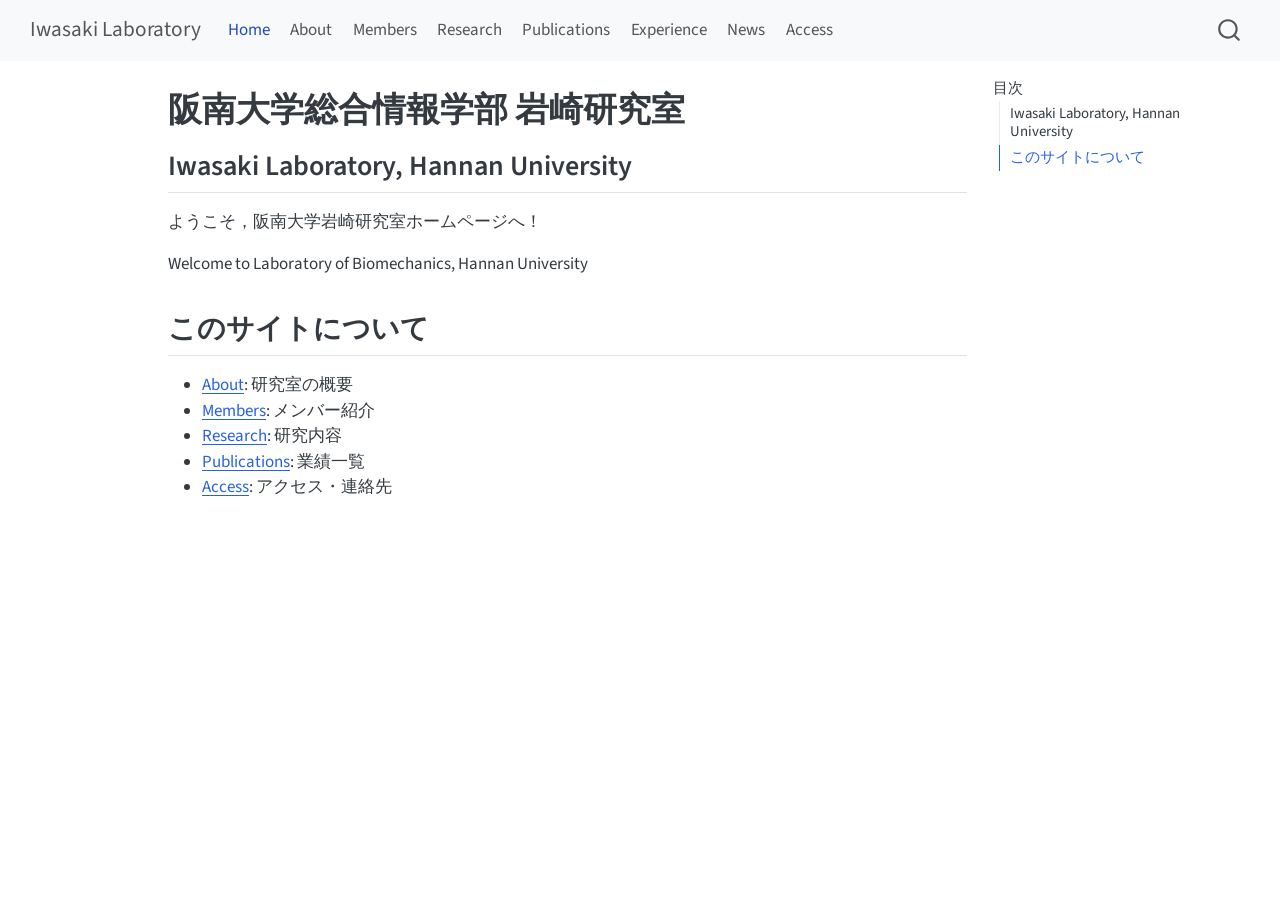
<file: index.html>
<!DOCTYPE html>
<html xmlns="http://www.w3.org/1999/xhtml" lang="ja" xml:lang="ja"><head>

<meta charset="utf-8">
<meta name="generator" content="quarto-1.10.18">

<meta name="viewport" content="width=device-width, initial-scale=1.0, user-scalable=yes">


<title>阪南大学総合情報学部 岩崎研究室 – Iwasaki Laboratory</title>
<style>
/* Default styles provided by pandoc.
** See https://pandoc.org/MANUAL.html#variables-for-html for config info.
*/
span.smallcaps{font-variant: small-caps;}
div.columns{display: flex; gap: 1.5em;}
div.column{flex: auto;}
@media screen {
div.columns{gap: min(4vw, 1.5em);}
div.column{overflow-x: auto;}
}
div.hanging-indent{margin-left: 1.5em; text-indent: -1.5em;}
ul.task-list{list-style: none;}
ul.task-list li input[type="checkbox"] {
  width: 0.8em;
  margin: 0 0.8em 0.2em -1em; /* quarto-specific, see https://github.com/quarto-dev/quarto-cli/issues/4556 */ 
  vertical-align: middle;
}
</style>


<script src="site_libs/quarto-nav/quarto-nav.js"></script>
<script src="site_libs/quarto-nav/headroom.min.js"></script>
<script src="site_libs/clipboard/clipboard.min.js"></script>
<script src="site_libs/quarto-search/autocomplete.umd.js"></script>
<script src="site_libs/quarto-search/fuse.min.js"></script>
<script src="site_libs/quarto-search/quarto-search.js"></script>
<meta name="quarto:offset" content="./">
<script src="site_libs/quarto-html/quarto.js" type="module"></script>
<script src="site_libs/quarto-html/tabsets/tabsets.js" type="module"></script>
<script src="site_libs/quarto-html/popper.min.js"></script>
<script src="site_libs/quarto-html/tippy.umd.min.js"></script>
<script src="site_libs/quarto-html/anchor.min.js"></script>
<link href="site_libs/quarto-html/tippy.css" rel="stylesheet">
<link href="site_libs/quarto-html/quarto-syntax-highlighting-64a204ab8560d761af7679ceaba22944.css" rel="stylesheet" id="quarto-text-highlighting-styles">
<script src="site_libs/bootstrap/bootstrap.min.js"></script>
<link href="site_libs/bootstrap/bootstrap-icons.css" rel="stylesheet">
<link href="site_libs/bootstrap/bootstrap-445b8638c3d06994fee0907d791121c4.min.css" rel="stylesheet" append-hash="true" id="quarto-bootstrap" data-mode="light">
<script id="quarto-search-options" type="application/json">{
  "location": "navbar",
  "copy-button": false,
  "collapse-after": 3,
  "panel-placement": "end",
  "type": "overlay",
  "limit": 50,
  "keyboard-shortcut": [
    "f",
    "/",
    "s"
  ],
  "show-item-context": false,
  "language": {
    "search-no-results-text": "一致なし",
    "search-matching-documents-text": "一致した文書",
    "search-copy-link-title": "検索へのリンクをコピー",
    "search-hide-matches-text": "追加の検索結果を非表示",
    "search-more-match-text": "追加の検索結果",
    "search-more-matches-text": "追加の検索結果",
    "search-clear-button-title": "消去",
    "search-text-placeholder": "",
    "search-detached-cancel-button-title": "取消",
    "search-submit-button-title": "検索",
    "search-label": "サーチ"
  }
}</script>


</head>

<body class="nav-fixed quarto-light">

<div id="quarto-search-results"></div>
  <header id="quarto-header" class="headroom fixed-top">
    <nav class="navbar navbar-expand-lg " data-bs-theme="dark">
      <div class="navbar-container container-fluid">
      <div class="navbar-brand-container mx-auto">
    <a class="navbar-brand" href="./index.html">
    <span class="navbar-title">Iwasaki Laboratory</span>
    </a>
  </div>
            <div id="quarto-search" class="" title="サーチ"></div>
          <button class="navbar-toggler" type="button" data-bs-toggle="collapse" data-bs-target="#navbarCollapse" aria-controls="navbarCollapse" role="menu" aria-expanded="false" aria-label="ナビゲーションを切り替える" onclick="if (window.quartoToggleHeadroom) { window.quartoToggleHeadroom(); }">
  <span class="navbar-toggler-icon"></span>
</button>
          <div class="collapse navbar-collapse" id="navbarCollapse">
            <ul class="navbar-nav navbar-nav-scroll me-auto">
  <li class="nav-item">
    <a class="nav-link active" href="./index.html" aria-current="page"> 
<span class="menu-text">Home</span></a>
  </li>  
  <li class="nav-item">
    <a class="nav-link" href="./about.html"> 
<span class="menu-text">About</span></a>
  </li>  
  <li class="nav-item">
    <a class="nav-link" href="./members.html"> 
<span class="menu-text">Members</span></a>
  </li>  
  <li class="nav-item">
    <a class="nav-link" href="./research.html"> 
<span class="menu-text">Research</span></a>
  </li>  
  <li class="nav-item">
    <a class="nav-link" href="./publications.html"> 
<span class="menu-text">Publications</span></a>
  </li>  
  <li class="nav-item">
    <a class="nav-link" href="./experience.html"> 
<span class="menu-text">Experience</span></a>
  </li>  
  <li class="nav-item">
    <a class="nav-link" href="./news.html"> 
<span class="menu-text">News</span></a>
  </li>  
  <li class="nav-item">
    <a class="nav-link" href="./access.html"> 
<span class="menu-text">Access</span></a>
  </li>  
</ul>
          </div> <!-- /navcollapse -->
            <div class="quarto-navbar-tools">
</div>
      </div> <!-- /container-fluid -->
    </nav>
</header>
<!-- content -->
<div id="quarto-content" class="quarto-container page-columns page-rows-contents page-layout-article page-navbar">
<!-- sidebar -->
<!-- margin-sidebar -->
    <div id="quarto-margin-sidebar" class="sidebar margin-sidebar">
        <nav id="TOC" role="doc-toc" class="toc-active">
    <h2 id="toc-title">目次</h2>
   
  <ul>
  <li><a href="#iwasaki-laboratory-hannan-university" id="toc-iwasaki-laboratory-hannan-university" class="nav-link active" data-scroll-target="#iwasaki-laboratory-hannan-university">Iwasaki Laboratory, Hannan University</a></li>
  <li><a href="#このサイトについて" id="toc-このサイトについて" class="nav-link" data-scroll-target="#このサイトについて">このサイトについて</a></li>
  </ul>
</nav>
    </div>
<!-- main -->
<main class="content" id="quarto-document-content">

<header id="title-block-header" class="quarto-title-block default">
<div class="quarto-title">
<h1 class="title">阪南大学総合情報学部 岩崎研究室</h1>
</div>



<div class="quarto-title-meta">

    
  
    
  </div>
  


</header>


<section id="iwasaki-laboratory-hannan-university" class="level2">
<h2 class="anchored" data-anchor-id="iwasaki-laboratory-hannan-university">Iwasaki Laboratory, Hannan University</h2>
<p>ようこそ，阪南大学岩崎研究室ホームページへ！</p>
<p>Welcome to Laboratory of Biomechanics, Hannan University</p>
</section>
<section id="このサイトについて" class="level2">
<h2 class="anchored" data-anchor-id="このサイトについて">このサイトについて</h2>
<ul>
<li><a href="./about.html">About</a>: 研究室の概要</li>
<li><a href="./members.html">Members</a>: メンバー紹介</li>
<li><a href="./research.html">Research</a>: 研究内容</li>
<li><a href="./publications.html">Publications</a>: 業績一覧</li>
<li><a href="./access.html">Access</a>: アクセス・連絡先</li>
</ul>


</section>

</main> <!-- /main -->
<script id="quarto-html-after-body" type="application/javascript">
  window.document.addEventListener("DOMContentLoaded", function (event) {
    const icon = "";
    const anchorJS = new window.AnchorJS();
    anchorJS.options = {
      placement: 'right',
      icon: icon
    };
    anchorJS.add('.anchored');
    const isCodeAnnotation = (el) => {
      for (const clz of el.classList) {
        if (clz.startsWith('code-annotation-')) {                     
          return true;
        }
      }
      return false;
    }
    const onCopySuccess = function(e) {
      // button target
      const button = e.trigger;
      // don't keep focus
      button.blur();
      // flash "checked"
      button.classList.add('code-copy-button-checked');
      var currentTitle = button.getAttribute("title");
      button.setAttribute("title", "コピーしました");
      let tooltip;
      if (window.bootstrap) {
        button.setAttribute("data-bs-toggle", "tooltip");
        button.setAttribute("data-bs-placement", "left");
        button.setAttribute("data-bs-title", "コピーしました");
        tooltip = new bootstrap.Tooltip(button, 
          { trigger: "manual", 
            customClass: "code-copy-button-tooltip",
            offset: [0, -8]});
        tooltip.show();    
      }
      setTimeout(function() {
        if (tooltip) {
          tooltip.hide();
          button.removeAttribute("data-bs-title");
          button.removeAttribute("data-bs-toggle");
          button.removeAttribute("data-bs-placement");
        }
        button.setAttribute("title", currentTitle);
        button.classList.remove('code-copy-button-checked');
      }, 1000);
      // clear code selection
      e.clearSelection();
    }
    const getTextToCopy = function(trigger) {
      const outerScaffold = trigger.parentElement.cloneNode(true);
      const codeEl = outerScaffold.querySelector('code');
      for (const childEl of codeEl.children) {
        if (isCodeAnnotation(childEl)) {
          childEl.remove();
        }
      }
      return codeEl.innerText;
    }
    const clipboard = new window.ClipboardJS('.code-copy-button:not([data-in-quarto-modal])', {
      text: getTextToCopy
    });
    clipboard.on('success', onCopySuccess);
    if (window.document.getElementById('quarto-embedded-source-code-modal')) {
      const clipboardModal = new window.ClipboardJS('.code-copy-button[data-in-quarto-modal]', {
        text: getTextToCopy,
        container: window.document.getElementById('quarto-embedded-source-code-modal')
      });
      clipboardModal.on('success', onCopySuccess);
    }
      var localhostRegex = new RegExp(/^(?:http|https):\/\/localhost\:?[0-9]*\//);
      var mailtoRegex = new RegExp(/^mailto:/);
        var filterRegex = new RegExp("https:\/\/iwasaki71\.github\.io\/iwasaki-lab\/");
      var isInternal = (href) => {
          return filterRegex.test(href) || localhostRegex.test(href) || mailtoRegex.test(href);
      }
      // Inspect non-navigation links and adorn them if external
     var links = window.document.querySelectorAll('a[href]:not(.nav-link):not(.navbar-brand):not(.toc-action):not(.sidebar-link):not(.sidebar-item-toggle):not(.pagination-link):not(.no-external):not([aria-hidden]):not(.dropdown-item):not(.quarto-navigation-tool):not(.about-link)');
      for (var i=0; i<links.length; i++) {
        const link = links[i];
        if (!isInternal(link.href)) {
          // undo the damage that might have been done by quarto-nav.js in the case of
          // links that we want to consider external
          if (link.dataset.originalHref !== undefined) {
            link.href = link.dataset.originalHref;
          }
        }
      }
    function tippyHover(el, contentFn, onTriggerFn, onUntriggerFn) {
      const config = {
        allowHTML: true,
        maxWidth: 500,
        delay: 100,
        arrow: false,
        appendTo: function(el) {
            return el.parentElement;
        },
        interactive: true,
        interactiveBorder: 10,
        theme: 'quarto',
        placement: 'bottom-start',
      };
      if (contentFn) {
        config.content = contentFn;
      }
      if (onTriggerFn) {
        config.onTrigger = onTriggerFn;
      }
      if (onUntriggerFn) {
        config.onUntrigger = onUntriggerFn;
      }
      window.tippy(el, config); 
    }
    const noterefs = window.document.querySelectorAll('a[role="doc-noteref"]');
    for (var i=0; i<noterefs.length; i++) {
      const ref = noterefs[i];
      tippyHover(ref, function() {
        // use id or data attribute instead here
        let href = ref.getAttribute('data-footnote-href') || ref.getAttribute('href');
        try { href = new URL(href).hash; } catch {}
        const id = href.replace(/^#\/?/, "");
        const note = window.document.getElementById(id);
        if (note) {
          return note.innerHTML;
        } else {
          return "";
        }
      });
    }
    const xrefs = window.document.querySelectorAll('a.quarto-xref');
    const processXRef = (id, note) => {
      // Strip column container classes
      const stripColumnClz = (el) => {
        el.classList.remove("page-full", "page-columns");
        if (el.children) {
          for (const child of el.children) {
            stripColumnClz(child);
          }
        }
      }
      stripColumnClz(note)
      if (id === null || id.startsWith('sec-')) {
        // Special case sections, only their first couple elements
        const container = document.createElement("div");
        if (note.children && note.children.length > 2) {
          container.appendChild(note.children[0].cloneNode(true));
          for (let i = 1; i < note.children.length; i++) {
            const child = note.children[i];
            if (child.tagName === "P" && child.innerText === "") {
              continue;
            } else {
              container.appendChild(child.cloneNode(true));
              break;
            }
          }
          if (window.Quarto?.typesetMath) {
            window.Quarto.typesetMath(container);
          }
          return container.innerHTML
        } else {
          if (window.Quarto?.typesetMath) {
            window.Quarto.typesetMath(note);
          }
          return note.innerHTML;
        }
      } else {
        // Remove any anchor links if they are present
        const anchorLink = note.querySelector('a.anchorjs-link');
        if (anchorLink) {
          anchorLink.remove();
        }
        if (window.Quarto?.typesetMath) {
          window.Quarto.typesetMath(note);
        }
        if (note.classList.contains("callout")) {
          return note.outerHTML;
        } else {
          return note.innerHTML;
        }
      }
    }
    for (var i=0; i<xrefs.length; i++) {
      const xref = xrefs[i];
      tippyHover(xref, undefined, function(instance) {
        instance.disable();
        let url = xref.getAttribute('href');
        let hash = undefined; 
        if (url.startsWith('#')) {
          hash = url;
        } else {
          try { hash = new URL(url).hash; } catch {}
        }
        if (hash) {
          const id = hash.replace(/^#\/?/, "");
          const note = window.document.getElementById(id);
          if (note !== null) {
            try {
              const html = processXRef(id, note.cloneNode(true));
              instance.setContent(html);
            } finally {
              instance.enable();
              instance.show();
            }
          } else {
            // See if we can fetch this
            fetch(url.split('#')[0])
            .then(res => res.text())
            .then(html => {
              const parser = new DOMParser();
              const htmlDoc = parser.parseFromString(html, "text/html");
              const note = htmlDoc.getElementById(id);
              if (note !== null) {
                const html = processXRef(id, note);
                instance.setContent(html);
              } 
            }).finally(() => {
              instance.enable();
              instance.show();
            });
          }
        } else {
          // See if we can fetch a full url (with no hash to target)
          // This is a special case and we should probably do some content thinning / targeting
          fetch(url)
          .then(res => res.text())
          .then(html => {
            const parser = new DOMParser();
            const htmlDoc = parser.parseFromString(html, "text/html");
            const note = htmlDoc.querySelector('main.content');
            if (note !== null) {
              // This should only happen for chapter cross references
              // (since there is no id in the URL)
              // remove the first header
              if (note.children.length > 0 && note.children[0].tagName === "HEADER") {
                note.children[0].remove();
              }
              const html = processXRef(null, note);
              instance.setContent(html);
            } 
          }).finally(() => {
            instance.enable();
            instance.show();
          });
        }
      }, function(instance) {
      });
    }
        let selectedAnnoteEl;
        const selectorForAnnotation = ( cell, annotation) => {
          let cellAttr = 'data-code-cell="' + cell + '"';
          let lineAttr = 'data-code-annotation="' +  annotation + '"';
          const selector = 'span[' + cellAttr + '][' + lineAttr + ']';
          return selector;
        }
        const selectCodeLines = (annoteEl) => {
          const doc = window.document;
          const targetCell = annoteEl.getAttribute("data-target-cell");
          const targetAnnotation = annoteEl.getAttribute("data-target-annotation");
          const annoteSpan = window.document.querySelector(selectorForAnnotation(targetCell, targetAnnotation));
          const lines = annoteSpan.getAttribute("data-code-lines").split(",");
          const lineIds = lines.map((line) => {
            return targetCell + "-" + line;
          })
          let top = null;
          let height = null;
          let parent = null;
          if (lineIds.length > 0) {
              //compute the position of the single el (top and bottom and make a div)
              const el = window.document.getElementById(lineIds[0]);
              top = el.offsetTop;
              height = el.offsetHeight;
              parent = el.parentElement.parentElement;
            if (lineIds.length > 1) {
              const lastEl = window.document.getElementById(lineIds[lineIds.length - 1]);
              const bottom = lastEl.offsetTop + lastEl.offsetHeight;
              height = bottom - top;
            }
            if (top !== null && height !== null && parent !== null) {
              // cook up a div (if necessary) and position it 
              let div = window.document.getElementById("code-annotation-line-highlight");
              if (div === null) {
                div = window.document.createElement("div");
                div.setAttribute("id", "code-annotation-line-highlight");
                div.style.position = 'absolute';
                parent.appendChild(div);
              }
              div.style.top = top - 2 + "px";
              div.style.height = height + 4 + "px";
              div.style.left = 0;
              let gutterDiv = window.document.getElementById("code-annotation-line-highlight-gutter");
              if (gutterDiv === null) {
                gutterDiv = window.document.createElement("div");
                gutterDiv.setAttribute("id", "code-annotation-line-highlight-gutter");
                gutterDiv.style.position = 'absolute';
                const codeCell = window.document.getElementById(targetCell);
                const gutter = codeCell.querySelector('.code-annotation-gutter');
                gutter.appendChild(gutterDiv);
              }
              gutterDiv.style.top = top - 2 + "px";
              gutterDiv.style.height = height + 4 + "px";
            }
            selectedAnnoteEl = annoteEl;
          }
        };
        const unselectCodeLines = () => {
          const elementsIds = ["code-annotation-line-highlight", "code-annotation-line-highlight-gutter"];
          elementsIds.forEach((elId) => {
            const div = window.document.getElementById(elId);
            if (div) {
              div.remove();
            }
          });
          selectedAnnoteEl = undefined;
        };
          // Handle positioning of the toggle
      window.addEventListener(
        "resize",
        throttle(() => {
          elRect = undefined;
          if (selectedAnnoteEl) {
            selectCodeLines(selectedAnnoteEl);
          }
        }, 10)
      );
      function throttle(fn, ms) {
      let throttle = false;
      let timer;
        return (...args) => {
          if(!throttle) { // first call gets through
              fn.apply(this, args);
              throttle = true;
          } else { // all the others get throttled
              if(timer) clearTimeout(timer); // cancel #2
              timer = setTimeout(() => {
                fn.apply(this, args);
                timer = throttle = false;
              }, ms);
          }
        };
      }
        // Attach click handler to the DT
        const annoteDls = window.document.querySelectorAll('dt[data-target-cell]');
        for (const annoteDlNode of annoteDls) {
          annoteDlNode.addEventListener('click', (event) => {
            const clickedEl = event.target;
            if (clickedEl !== selectedAnnoteEl) {
              unselectCodeLines();
              const activeEl = window.document.querySelector('dt[data-target-cell].code-annotation-active');
              if (activeEl) {
                activeEl.classList.remove('code-annotation-active');
              }
              selectCodeLines(clickedEl);
              clickedEl.classList.add('code-annotation-active');
            } else {
              // Unselect the line
              unselectCodeLines();
              clickedEl.classList.remove('code-annotation-active');
            }
          });
        }
    const findCites = (el) => {
      const parentEl = el.parentElement;
      if (parentEl) {
        const cites = parentEl.dataset.cites;
        if (cites) {
          return {
            el,
            cites: cites.split(' ')
          };
        } else {
          return findCites(el.parentElement)
        }
      } else {
        return undefined;
      }
    };
    var bibliorefs = window.document.querySelectorAll('a[role="doc-biblioref"]');
    for (var i=0; i<bibliorefs.length; i++) {
      const ref = bibliorefs[i];
      const citeInfo = findCites(ref);
      if (citeInfo) {
        tippyHover(citeInfo.el, function() {
          var popup = window.document.createElement('div');
          citeInfo.cites.forEach(function(cite) {
            var citeDiv = window.document.createElement('div');
            citeDiv.classList.add('hanging-indent');
            citeDiv.classList.add('csl-entry');
            var biblioDiv = window.document.getElementById('ref-' + cite);
            if (biblioDiv) {
              citeDiv.innerHTML = biblioDiv.innerHTML;
            }
            popup.appendChild(citeDiv);
          });
          return popup.innerHTML;
        });
      }
    }
  });
  </script>
</div> <!-- /content -->




</body></html>
</file>
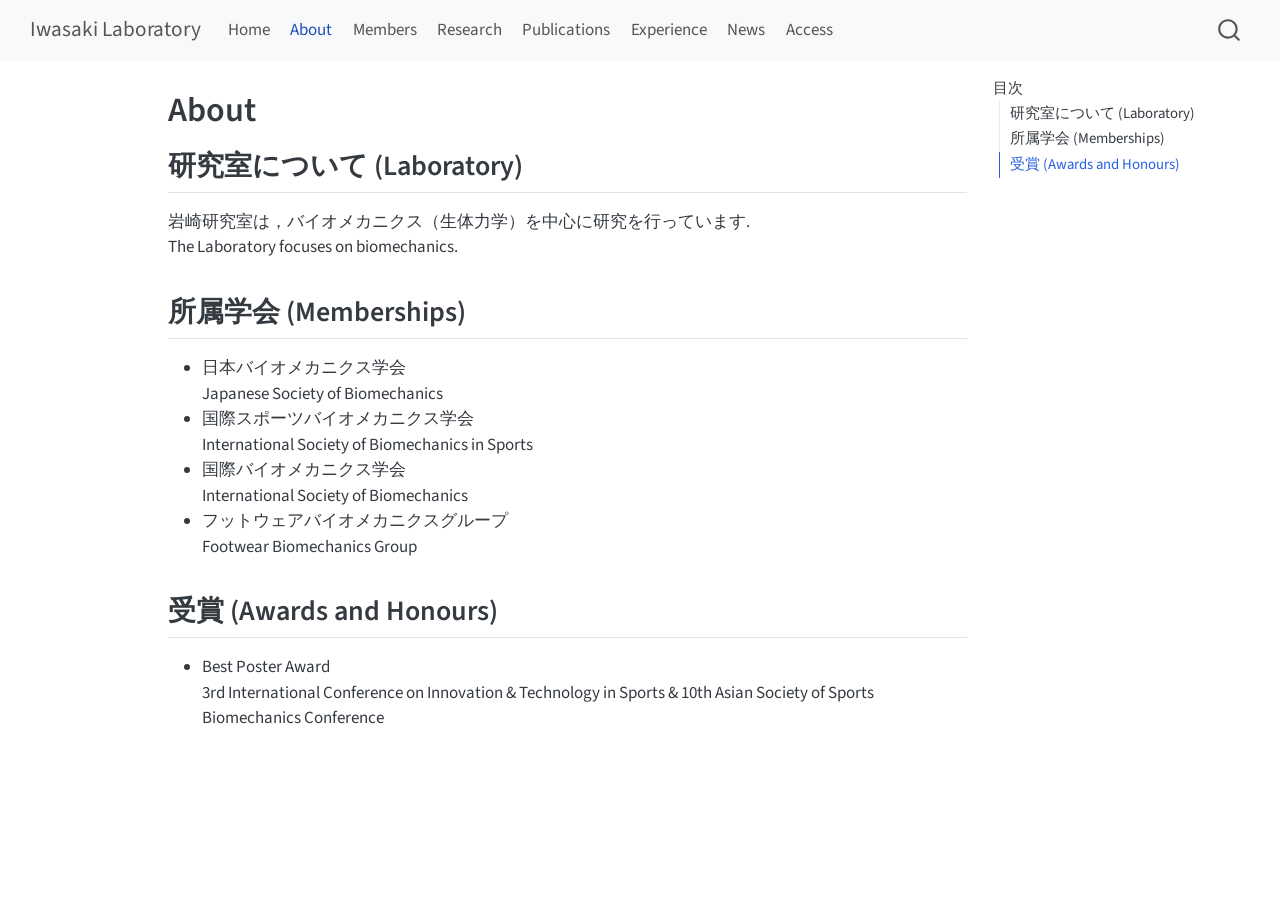
<file: about.html>
<!DOCTYPE html>
<html xmlns="http://www.w3.org/1999/xhtml" lang="ja" xml:lang="ja"><head>

<meta charset="utf-8">
<meta name="generator" content="quarto-1.10.18">

<meta name="viewport" content="width=device-width, initial-scale=1.0, user-scalable=yes">


<title>About – Iwasaki Laboratory</title>
<style>
/* Default styles provided by pandoc.
** See https://pandoc.org/MANUAL.html#variables-for-html for config info.
*/
span.smallcaps{font-variant: small-caps;}
div.columns{display: flex; gap: 1.5em;}
div.column{flex: auto;}
@media screen {
div.columns{gap: min(4vw, 1.5em);}
div.column{overflow-x: auto;}
}
div.hanging-indent{margin-left: 1.5em; text-indent: -1.5em;}
ul.task-list{list-style: none;}
ul.task-list li input[type="checkbox"] {
  width: 0.8em;
  margin: 0 0.8em 0.2em -1em; /* quarto-specific, see https://github.com/quarto-dev/quarto-cli/issues/4556 */ 
  vertical-align: middle;
}
</style>


<script src="site_libs/quarto-nav/quarto-nav.js"></script>
<script src="site_libs/quarto-nav/headroom.min.js"></script>
<script src="site_libs/clipboard/clipboard.min.js"></script>
<script src="site_libs/quarto-search/autocomplete.umd.js"></script>
<script src="site_libs/quarto-search/fuse.min.js"></script>
<script src="site_libs/quarto-search/quarto-search.js"></script>
<meta name="quarto:offset" content="./">
<script src="site_libs/quarto-html/quarto.js" type="module"></script>
<script src="site_libs/quarto-html/tabsets/tabsets.js" type="module"></script>
<script src="site_libs/quarto-html/popper.min.js"></script>
<script src="site_libs/quarto-html/tippy.umd.min.js"></script>
<script src="site_libs/quarto-html/anchor.min.js"></script>
<link href="site_libs/quarto-html/tippy.css" rel="stylesheet">
<link href="site_libs/quarto-html/quarto-syntax-highlighting-64a204ab8560d761af7679ceaba22944.css" rel="stylesheet" id="quarto-text-highlighting-styles">
<script src="site_libs/bootstrap/bootstrap.min.js"></script>
<link href="site_libs/bootstrap/bootstrap-icons.css" rel="stylesheet">
<link href="site_libs/bootstrap/bootstrap-445b8638c3d06994fee0907d791121c4.min.css" rel="stylesheet" append-hash="true" id="quarto-bootstrap" data-mode="light">
<script id="quarto-search-options" type="application/json">{
  "location": "navbar",
  "copy-button": false,
  "collapse-after": 3,
  "panel-placement": "end",
  "type": "overlay",
  "limit": 50,
  "keyboard-shortcut": [
    "f",
    "/",
    "s"
  ],
  "show-item-context": false,
  "language": {
    "search-no-results-text": "一致なし",
    "search-matching-documents-text": "一致した文書",
    "search-copy-link-title": "検索へのリンクをコピー",
    "search-hide-matches-text": "追加の検索結果を非表示",
    "search-more-match-text": "追加の検索結果",
    "search-more-matches-text": "追加の検索結果",
    "search-clear-button-title": "消去",
    "search-text-placeholder": "",
    "search-detached-cancel-button-title": "取消",
    "search-submit-button-title": "検索",
    "search-label": "サーチ"
  }
}</script>


</head>

<body class="nav-fixed quarto-light">

<div id="quarto-search-results"></div>
  <header id="quarto-header" class="headroom fixed-top">
    <nav class="navbar navbar-expand-lg " data-bs-theme="dark">
      <div class="navbar-container container-fluid">
      <div class="navbar-brand-container mx-auto">
    <a class="navbar-brand" href="./index.html">
    <span class="navbar-title">Iwasaki Laboratory</span>
    </a>
  </div>
            <div id="quarto-search" class="" title="サーチ"></div>
          <button class="navbar-toggler" type="button" data-bs-toggle="collapse" data-bs-target="#navbarCollapse" aria-controls="navbarCollapse" role="menu" aria-expanded="false" aria-label="ナビゲーションを切り替える" onclick="if (window.quartoToggleHeadroom) { window.quartoToggleHeadroom(); }">
  <span class="navbar-toggler-icon"></span>
</button>
          <div class="collapse navbar-collapse" id="navbarCollapse">
            <ul class="navbar-nav navbar-nav-scroll me-auto">
  <li class="nav-item">
    <a class="nav-link" href="./index.html"> 
<span class="menu-text">Home</span></a>
  </li>  
  <li class="nav-item">
    <a class="nav-link active" href="./about.html" aria-current="page"> 
<span class="menu-text">About</span></a>
  </li>  
  <li class="nav-item">
    <a class="nav-link" href="./members.html"> 
<span class="menu-text">Members</span></a>
  </li>  
  <li class="nav-item">
    <a class="nav-link" href="./research.html"> 
<span class="menu-text">Research</span></a>
  </li>  
  <li class="nav-item">
    <a class="nav-link" href="./publications.html"> 
<span class="menu-text">Publications</span></a>
  </li>  
  <li class="nav-item">
    <a class="nav-link" href="./experience.html"> 
<span class="menu-text">Experience</span></a>
  </li>  
  <li class="nav-item">
    <a class="nav-link" href="./news.html"> 
<span class="menu-text">News</span></a>
  </li>  
  <li class="nav-item">
    <a class="nav-link" href="./access.html"> 
<span class="menu-text">Access</span></a>
  </li>  
</ul>
          </div> <!-- /navcollapse -->
            <div class="quarto-navbar-tools">
</div>
      </div> <!-- /container-fluid -->
    </nav>
</header>
<!-- content -->
<div id="quarto-content" class="quarto-container page-columns page-rows-contents page-layout-article page-navbar">
<!-- sidebar -->
<!-- margin-sidebar -->
    <div id="quarto-margin-sidebar" class="sidebar margin-sidebar">
        <nav id="TOC" role="doc-toc" class="toc-active">
    <h2 id="toc-title">目次</h2>
   
  <ul>
  <li><a href="#研究室について-laboratory" id="toc-研究室について-laboratory" class="nav-link active" data-scroll-target="#研究室について-laboratory">研究室について (Laboratory)</a></li>
  <li><a href="#所属学会-memberships" id="toc-所属学会-memberships" class="nav-link" data-scroll-target="#所属学会-memberships">所属学会 (Memberships)</a></li>
  <li><a href="#受賞-awards-and-honours" id="toc-受賞-awards-and-honours" class="nav-link" data-scroll-target="#受賞-awards-and-honours">受賞 (Awards and Honours)</a></li>
  </ul>
</nav>
    </div>
<!-- main -->
<main class="content" id="quarto-document-content">

<header id="title-block-header" class="quarto-title-block default">
<div class="quarto-title">
<h1 class="title">About</h1>
</div>



<div class="quarto-title-meta">

    
  
    
  </div>
  


</header>


<section id="研究室について-laboratory" class="level2">
<h2 class="anchored" data-anchor-id="研究室について-laboratory">研究室について (Laboratory)</h2>
<p>岩崎研究室は，バイオメカニクス（生体力学）を中心に研究を行っています.<br> The Laboratory focuses on biomechanics.</p>
</section>
<section id="所属学会-memberships" class="level2">
<h2 class="anchored" data-anchor-id="所属学会-memberships">所属学会 (Memberships)</h2>
<ul>
<li>日本バイオメカニクス学会<br> Japanese Society of Biomechanics<br></li>
<li>国際スポーツバイオメカニクス学会<br> International Society of Biomechanics in Sports<br></li>
<li>国際バイオメカニクス学会<br> International Society of Biomechanics<br></li>
<li>フットウェアバイオメカニクスグループ<br> Footwear Biomechanics Group<br></li>
</ul>
</section>
<section id="受賞-awards-and-honours" class="level2">
<h2 class="anchored" data-anchor-id="受賞-awards-and-honours">受賞 (Awards and Honours)</h2>
<ul>
<li>Best Poster Award<br> 3rd International Conference on Innovation &amp; Technology in Sports &amp; 10th Asian Society of Sports Biomechanics Conference<br></li>
</ul>


</section>

</main> <!-- /main -->
<script id="quarto-html-after-body" type="application/javascript">
  window.document.addEventListener("DOMContentLoaded", function (event) {
    const icon = "";
    const anchorJS = new window.AnchorJS();
    anchorJS.options = {
      placement: 'right',
      icon: icon
    };
    anchorJS.add('.anchored');
    const isCodeAnnotation = (el) => {
      for (const clz of el.classList) {
        if (clz.startsWith('code-annotation-')) {                     
          return true;
        }
      }
      return false;
    }
    const onCopySuccess = function(e) {
      // button target
      const button = e.trigger;
      // don't keep focus
      button.blur();
      // flash "checked"
      button.classList.add('code-copy-button-checked');
      var currentTitle = button.getAttribute("title");
      button.setAttribute("title", "コピーしました");
      let tooltip;
      if (window.bootstrap) {
        button.setAttribute("data-bs-toggle", "tooltip");
        button.setAttribute("data-bs-placement", "left");
        button.setAttribute("data-bs-title", "コピーしました");
        tooltip = new bootstrap.Tooltip(button, 
          { trigger: "manual", 
            customClass: "code-copy-button-tooltip",
            offset: [0, -8]});
        tooltip.show();    
      }
      setTimeout(function() {
        if (tooltip) {
          tooltip.hide();
          button.removeAttribute("data-bs-title");
          button.removeAttribute("data-bs-toggle");
          button.removeAttribute("data-bs-placement");
        }
        button.setAttribute("title", currentTitle);
        button.classList.remove('code-copy-button-checked');
      }, 1000);
      // clear code selection
      e.clearSelection();
    }
    const getTextToCopy = function(trigger) {
      const outerScaffold = trigger.parentElement.cloneNode(true);
      const codeEl = outerScaffold.querySelector('code');
      for (const childEl of codeEl.children) {
        if (isCodeAnnotation(childEl)) {
          childEl.remove();
        }
      }
      return codeEl.innerText;
    }
    const clipboard = new window.ClipboardJS('.code-copy-button:not([data-in-quarto-modal])', {
      text: getTextToCopy
    });
    clipboard.on('success', onCopySuccess);
    if (window.document.getElementById('quarto-embedded-source-code-modal')) {
      const clipboardModal = new window.ClipboardJS('.code-copy-button[data-in-quarto-modal]', {
        text: getTextToCopy,
        container: window.document.getElementById('quarto-embedded-source-code-modal')
      });
      clipboardModal.on('success', onCopySuccess);
    }
      var localhostRegex = new RegExp(/^(?:http|https):\/\/localhost\:?[0-9]*\//);
      var mailtoRegex = new RegExp(/^mailto:/);
        var filterRegex = new RegExp("https:\/\/iwasaki71\.github\.io\/iwasaki-lab\/");
      var isInternal = (href) => {
          return filterRegex.test(href) || localhostRegex.test(href) || mailtoRegex.test(href);
      }
      // Inspect non-navigation links and adorn them if external
     var links = window.document.querySelectorAll('a[href]:not(.nav-link):not(.navbar-brand):not(.toc-action):not(.sidebar-link):not(.sidebar-item-toggle):not(.pagination-link):not(.no-external):not([aria-hidden]):not(.dropdown-item):not(.quarto-navigation-tool):not(.about-link)');
      for (var i=0; i<links.length; i++) {
        const link = links[i];
        if (!isInternal(link.href)) {
          // undo the damage that might have been done by quarto-nav.js in the case of
          // links that we want to consider external
          if (link.dataset.originalHref !== undefined) {
            link.href = link.dataset.originalHref;
          }
        }
      }
    function tippyHover(el, contentFn, onTriggerFn, onUntriggerFn) {
      const config = {
        allowHTML: true,
        maxWidth: 500,
        delay: 100,
        arrow: false,
        appendTo: function(el) {
            return el.parentElement;
        },
        interactive: true,
        interactiveBorder: 10,
        theme: 'quarto',
        placement: 'bottom-start',
      };
      if (contentFn) {
        config.content = contentFn;
      }
      if (onTriggerFn) {
        config.onTrigger = onTriggerFn;
      }
      if (onUntriggerFn) {
        config.onUntrigger = onUntriggerFn;
      }
      window.tippy(el, config); 
    }
    const noterefs = window.document.querySelectorAll('a[role="doc-noteref"]');
    for (var i=0; i<noterefs.length; i++) {
      const ref = noterefs[i];
      tippyHover(ref, function() {
        // use id or data attribute instead here
        let href = ref.getAttribute('data-footnote-href') || ref.getAttribute('href');
        try { href = new URL(href).hash; } catch {}
        const id = href.replace(/^#\/?/, "");
        const note = window.document.getElementById(id);
        if (note) {
          return note.innerHTML;
        } else {
          return "";
        }
      });
    }
    const xrefs = window.document.querySelectorAll('a.quarto-xref');
    const processXRef = (id, note) => {
      // Strip column container classes
      const stripColumnClz = (el) => {
        el.classList.remove("page-full", "page-columns");
        if (el.children) {
          for (const child of el.children) {
            stripColumnClz(child);
          }
        }
      }
      stripColumnClz(note)
      if (id === null || id.startsWith('sec-')) {
        // Special case sections, only their first couple elements
        const container = document.createElement("div");
        if (note.children && note.children.length > 2) {
          container.appendChild(note.children[0].cloneNode(true));
          for (let i = 1; i < note.children.length; i++) {
            const child = note.children[i];
            if (child.tagName === "P" && child.innerText === "") {
              continue;
            } else {
              container.appendChild(child.cloneNode(true));
              break;
            }
          }
          if (window.Quarto?.typesetMath) {
            window.Quarto.typesetMath(container);
          }
          return container.innerHTML
        } else {
          if (window.Quarto?.typesetMath) {
            window.Quarto.typesetMath(note);
          }
          return note.innerHTML;
        }
      } else {
        // Remove any anchor links if they are present
        const anchorLink = note.querySelector('a.anchorjs-link');
        if (anchorLink) {
          anchorLink.remove();
        }
        if (window.Quarto?.typesetMath) {
          window.Quarto.typesetMath(note);
        }
        if (note.classList.contains("callout")) {
          return note.outerHTML;
        } else {
          return note.innerHTML;
        }
      }
    }
    for (var i=0; i<xrefs.length; i++) {
      const xref = xrefs[i];
      tippyHover(xref, undefined, function(instance) {
        instance.disable();
        let url = xref.getAttribute('href');
        let hash = undefined; 
        if (url.startsWith('#')) {
          hash = url;
        } else {
          try { hash = new URL(url).hash; } catch {}
        }
        if (hash) {
          const id = hash.replace(/^#\/?/, "");
          const note = window.document.getElementById(id);
          if (note !== null) {
            try {
              const html = processXRef(id, note.cloneNode(true));
              instance.setContent(html);
            } finally {
              instance.enable();
              instance.show();
            }
          } else {
            // See if we can fetch this
            fetch(url.split('#')[0])
            .then(res => res.text())
            .then(html => {
              const parser = new DOMParser();
              const htmlDoc = parser.parseFromString(html, "text/html");
              const note = htmlDoc.getElementById(id);
              if (note !== null) {
                const html = processXRef(id, note);
                instance.setContent(html);
              } 
            }).finally(() => {
              instance.enable();
              instance.show();
            });
          }
        } else {
          // See if we can fetch a full url (with no hash to target)
          // This is a special case and we should probably do some content thinning / targeting
          fetch(url)
          .then(res => res.text())
          .then(html => {
            const parser = new DOMParser();
            const htmlDoc = parser.parseFromString(html, "text/html");
            const note = htmlDoc.querySelector('main.content');
            if (note !== null) {
              // This should only happen for chapter cross references
              // (since there is no id in the URL)
              // remove the first header
              if (note.children.length > 0 && note.children[0].tagName === "HEADER") {
                note.children[0].remove();
              }
              const html = processXRef(null, note);
              instance.setContent(html);
            } 
          }).finally(() => {
            instance.enable();
            instance.show();
          });
        }
      }, function(instance) {
      });
    }
        let selectedAnnoteEl;
        const selectorForAnnotation = ( cell, annotation) => {
          let cellAttr = 'data-code-cell="' + cell + '"';
          let lineAttr = 'data-code-annotation="' +  annotation + '"';
          const selector = 'span[' + cellAttr + '][' + lineAttr + ']';
          return selector;
        }
        const selectCodeLines = (annoteEl) => {
          const doc = window.document;
          const targetCell = annoteEl.getAttribute("data-target-cell");
          const targetAnnotation = annoteEl.getAttribute("data-target-annotation");
          const annoteSpan = window.document.querySelector(selectorForAnnotation(targetCell, targetAnnotation));
          const lines = annoteSpan.getAttribute("data-code-lines").split(",");
          const lineIds = lines.map((line) => {
            return targetCell + "-" + line;
          })
          let top = null;
          let height = null;
          let parent = null;
          if (lineIds.length > 0) {
              //compute the position of the single el (top and bottom and make a div)
              const el = window.document.getElementById(lineIds[0]);
              top = el.offsetTop;
              height = el.offsetHeight;
              parent = el.parentElement.parentElement;
            if (lineIds.length > 1) {
              const lastEl = window.document.getElementById(lineIds[lineIds.length - 1]);
              const bottom = lastEl.offsetTop + lastEl.offsetHeight;
              height = bottom - top;
            }
            if (top !== null && height !== null && parent !== null) {
              // cook up a div (if necessary) and position it 
              let div = window.document.getElementById("code-annotation-line-highlight");
              if (div === null) {
                div = window.document.createElement("div");
                div.setAttribute("id", "code-annotation-line-highlight");
                div.style.position = 'absolute';
                parent.appendChild(div);
              }
              div.style.top = top - 2 + "px";
              div.style.height = height + 4 + "px";
              div.style.left = 0;
              let gutterDiv = window.document.getElementById("code-annotation-line-highlight-gutter");
              if (gutterDiv === null) {
                gutterDiv = window.document.createElement("div");
                gutterDiv.setAttribute("id", "code-annotation-line-highlight-gutter");
                gutterDiv.style.position = 'absolute';
                const codeCell = window.document.getElementById(targetCell);
                const gutter = codeCell.querySelector('.code-annotation-gutter');
                gutter.appendChild(gutterDiv);
              }
              gutterDiv.style.top = top - 2 + "px";
              gutterDiv.style.height = height + 4 + "px";
            }
            selectedAnnoteEl = annoteEl;
          }
        };
        const unselectCodeLines = () => {
          const elementsIds = ["code-annotation-line-highlight", "code-annotation-line-highlight-gutter"];
          elementsIds.forEach((elId) => {
            const div = window.document.getElementById(elId);
            if (div) {
              div.remove();
            }
          });
          selectedAnnoteEl = undefined;
        };
          // Handle positioning of the toggle
      window.addEventListener(
        "resize",
        throttle(() => {
          elRect = undefined;
          if (selectedAnnoteEl) {
            selectCodeLines(selectedAnnoteEl);
          }
        }, 10)
      );
      function throttle(fn, ms) {
      let throttle = false;
      let timer;
        return (...args) => {
          if(!throttle) { // first call gets through
              fn.apply(this, args);
              throttle = true;
          } else { // all the others get throttled
              if(timer) clearTimeout(timer); // cancel #2
              timer = setTimeout(() => {
                fn.apply(this, args);
                timer = throttle = false;
              }, ms);
          }
        };
      }
        // Attach click handler to the DT
        const annoteDls = window.document.querySelectorAll('dt[data-target-cell]');
        for (const annoteDlNode of annoteDls) {
          annoteDlNode.addEventListener('click', (event) => {
            const clickedEl = event.target;
            if (clickedEl !== selectedAnnoteEl) {
              unselectCodeLines();
              const activeEl = window.document.querySelector('dt[data-target-cell].code-annotation-active');
              if (activeEl) {
                activeEl.classList.remove('code-annotation-active');
              }
              selectCodeLines(clickedEl);
              clickedEl.classList.add('code-annotation-active');
            } else {
              // Unselect the line
              unselectCodeLines();
              clickedEl.classList.remove('code-annotation-active');
            }
          });
        }
    const findCites = (el) => {
      const parentEl = el.parentElement;
      if (parentEl) {
        const cites = parentEl.dataset.cites;
        if (cites) {
          return {
            el,
            cites: cites.split(' ')
          };
        } else {
          return findCites(el.parentElement)
        }
      } else {
        return undefined;
      }
    };
    var bibliorefs = window.document.querySelectorAll('a[role="doc-biblioref"]');
    for (var i=0; i<bibliorefs.length; i++) {
      const ref = bibliorefs[i];
      const citeInfo = findCites(ref);
      if (citeInfo) {
        tippyHover(citeInfo.el, function() {
          var popup = window.document.createElement('div');
          citeInfo.cites.forEach(function(cite) {
            var citeDiv = window.document.createElement('div');
            citeDiv.classList.add('hanging-indent');
            citeDiv.classList.add('csl-entry');
            var biblioDiv = window.document.getElementById('ref-' + cite);
            if (biblioDiv) {
              citeDiv.innerHTML = biblioDiv.innerHTML;
            }
            popup.appendChild(citeDiv);
          });
          return popup.innerHTML;
        });
      }
    }
  });
  </script>
</div> <!-- /content -->




</body></html>
</file>
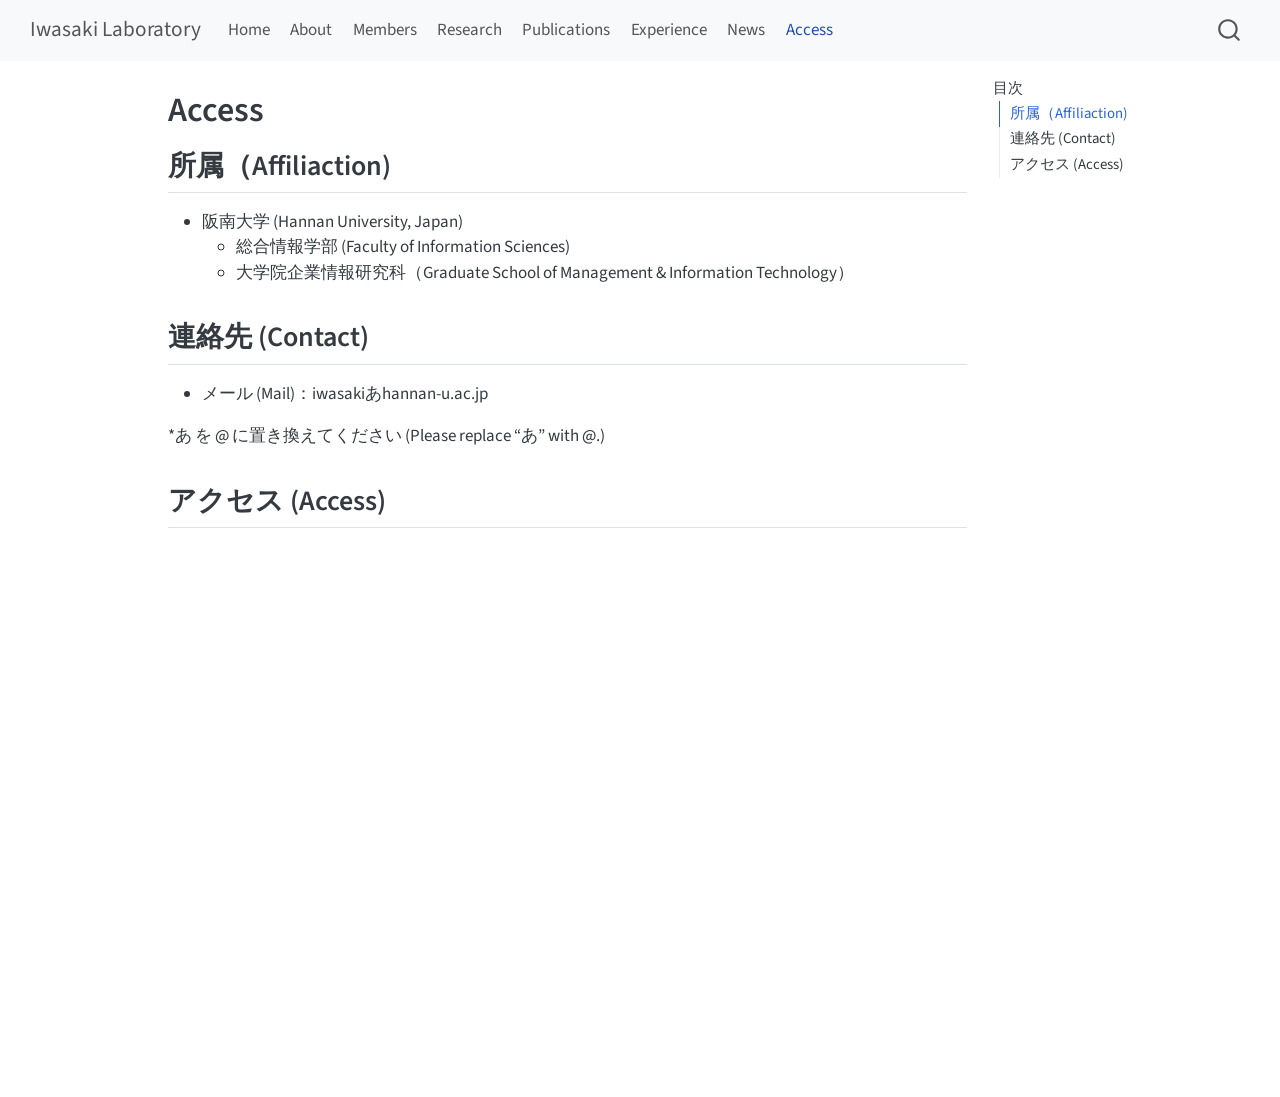
<file: access.html>
<!DOCTYPE html>
<html xmlns="http://www.w3.org/1999/xhtml" lang="ja" xml:lang="ja"><head>

<meta charset="utf-8">
<meta name="generator" content="quarto-1.10.18">

<meta name="viewport" content="width=device-width, initial-scale=1.0, user-scalable=yes">


<title>Access – Iwasaki Laboratory</title>
<style>
/* Default styles provided by pandoc.
** See https://pandoc.org/MANUAL.html#variables-for-html for config info.
*/
span.smallcaps{font-variant: small-caps;}
div.columns{display: flex; gap: 1.5em;}
div.column{flex: auto;}
@media screen {
div.columns{gap: min(4vw, 1.5em);}
div.column{overflow-x: auto;}
}
div.hanging-indent{margin-left: 1.5em; text-indent: -1.5em;}
ul.task-list{list-style: none;}
ul.task-list li input[type="checkbox"] {
  width: 0.8em;
  margin: 0 0.8em 0.2em -1em; /* quarto-specific, see https://github.com/quarto-dev/quarto-cli/issues/4556 */ 
  vertical-align: middle;
}
</style>


<script src="site_libs/quarto-nav/quarto-nav.js"></script>
<script src="site_libs/quarto-nav/headroom.min.js"></script>
<script src="site_libs/clipboard/clipboard.min.js"></script>
<script src="site_libs/quarto-search/autocomplete.umd.js"></script>
<script src="site_libs/quarto-search/fuse.min.js"></script>
<script src="site_libs/quarto-search/quarto-search.js"></script>
<meta name="quarto:offset" content="./">
<script src="site_libs/quarto-html/quarto.js" type="module"></script>
<script src="site_libs/quarto-html/tabsets/tabsets.js" type="module"></script>
<script src="site_libs/quarto-html/popper.min.js"></script>
<script src="site_libs/quarto-html/tippy.umd.min.js"></script>
<script src="site_libs/quarto-html/anchor.min.js"></script>
<link href="site_libs/quarto-html/tippy.css" rel="stylesheet">
<link href="site_libs/quarto-html/quarto-syntax-highlighting-64a204ab8560d761af7679ceaba22944.css" rel="stylesheet" id="quarto-text-highlighting-styles">
<script src="site_libs/bootstrap/bootstrap.min.js"></script>
<link href="site_libs/bootstrap/bootstrap-icons.css" rel="stylesheet">
<link href="site_libs/bootstrap/bootstrap-445b8638c3d06994fee0907d791121c4.min.css" rel="stylesheet" append-hash="true" id="quarto-bootstrap" data-mode="light">
<script id="quarto-search-options" type="application/json">{
  "location": "navbar",
  "copy-button": false,
  "collapse-after": 3,
  "panel-placement": "end",
  "type": "overlay",
  "limit": 50,
  "keyboard-shortcut": [
    "f",
    "/",
    "s"
  ],
  "show-item-context": false,
  "language": {
    "search-no-results-text": "一致なし",
    "search-matching-documents-text": "一致した文書",
    "search-copy-link-title": "検索へのリンクをコピー",
    "search-hide-matches-text": "追加の検索結果を非表示",
    "search-more-match-text": "追加の検索結果",
    "search-more-matches-text": "追加の検索結果",
    "search-clear-button-title": "消去",
    "search-text-placeholder": "",
    "search-detached-cancel-button-title": "取消",
    "search-submit-button-title": "検索",
    "search-label": "サーチ"
  }
}</script>


</head>

<body class="nav-fixed quarto-light">

<div id="quarto-search-results"></div>
  <header id="quarto-header" class="headroom fixed-top">
    <nav class="navbar navbar-expand-lg " data-bs-theme="dark">
      <div class="navbar-container container-fluid">
      <div class="navbar-brand-container mx-auto">
    <a class="navbar-brand" href="./index.html">
    <span class="navbar-title">Iwasaki Laboratory</span>
    </a>
  </div>
            <div id="quarto-search" class="" title="サーチ"></div>
          <button class="navbar-toggler" type="button" data-bs-toggle="collapse" data-bs-target="#navbarCollapse" aria-controls="navbarCollapse" role="menu" aria-expanded="false" aria-label="ナビゲーションを切り替える" onclick="if (window.quartoToggleHeadroom) { window.quartoToggleHeadroom(); }">
  <span class="navbar-toggler-icon"></span>
</button>
          <div class="collapse navbar-collapse" id="navbarCollapse">
            <ul class="navbar-nav navbar-nav-scroll me-auto">
  <li class="nav-item">
    <a class="nav-link" href="./index.html"> 
<span class="menu-text">Home</span></a>
  </li>  
  <li class="nav-item">
    <a class="nav-link" href="./about.html"> 
<span class="menu-text">About</span></a>
  </li>  
  <li class="nav-item">
    <a class="nav-link" href="./members.html"> 
<span class="menu-text">Members</span></a>
  </li>  
  <li class="nav-item">
    <a class="nav-link" href="./research.html"> 
<span class="menu-text">Research</span></a>
  </li>  
  <li class="nav-item">
    <a class="nav-link" href="./publications.html"> 
<span class="menu-text">Publications</span></a>
  </li>  
  <li class="nav-item">
    <a class="nav-link" href="./experience.html"> 
<span class="menu-text">Experience</span></a>
  </li>  
  <li class="nav-item">
    <a class="nav-link" href="./news.html"> 
<span class="menu-text">News</span></a>
  </li>  
  <li class="nav-item">
    <a class="nav-link active" href="./access.html" aria-current="page"> 
<span class="menu-text">Access</span></a>
  </li>  
</ul>
          </div> <!-- /navcollapse -->
            <div class="quarto-navbar-tools">
</div>
      </div> <!-- /container-fluid -->
    </nav>
</header>
<!-- content -->
<div id="quarto-content" class="quarto-container page-columns page-rows-contents page-layout-article page-navbar">
<!-- sidebar -->
<!-- margin-sidebar -->
    <div id="quarto-margin-sidebar" class="sidebar margin-sidebar">
        <nav id="TOC" role="doc-toc" class="toc-active">
    <h2 id="toc-title">目次</h2>
   
  <ul>
  <li><a href="#所属affiliaction" id="toc-所属affiliaction" class="nav-link active" data-scroll-target="#所属affiliaction">所属（Affiliaction)</a></li>
  <li><a href="#連絡先-contact" id="toc-連絡先-contact" class="nav-link" data-scroll-target="#連絡先-contact">連絡先 (Contact)</a></li>
  <li><a href="#アクセス-access" id="toc-アクセス-access" class="nav-link" data-scroll-target="#アクセス-access">アクセス (Access)</a></li>
  </ul>
</nav>
    </div>
<!-- main -->
<main class="content" id="quarto-document-content">

<header id="title-block-header" class="quarto-title-block default">
<div class="quarto-title">
<h1 class="title">Access</h1>
</div>



<div class="quarto-title-meta">

    
  
    
  </div>
  


</header>


<section id="所属affiliaction" class="level2">
<h2 class="anchored" data-anchor-id="所属affiliaction">所属（Affiliaction)</h2>
<ul>
<li>阪南大学 (Hannan University, Japan)
<ul>
<li>総合情報学部 (Faculty of Information Sciences)</li>
<li>大学院企業情報研究科（Graduate School of Management &amp; Information Technology）</li>
</ul></li>
</ul>
</section>
<section id="連絡先-contact" class="level2">
<h2 class="anchored" data-anchor-id="連絡先-contact">連絡先 (Contact)</h2>
<ul>
<li>メール (Mail)：iwasakiあhannan-u.ac.jp</li>
</ul>
<p>*あ を @ に置き換えてください (Please replace “あ” with @.)</p>
</section>
<section id="アクセス-access" class="level2">
<h2 class="anchored" data-anchor-id="アクセス-access">アクセス (Access)</h2>
<iframe src="https://www.google.com/maps/embed?pb=!1m18!1m12!1m3!1d3284.503002780222!2d135.5348878!3d34.5914401!2m3!1f0!2f0!3f0!3m2!1i1024!2i768!4f13.1!3m3!1m2!1s0x6000d94d4ee52019%3A0xd4799472eb667ec2!2z6Ziq5Y2X5aSn5a2m!5e0!3m2!1sja!2sjp!4v1786502595066!5m2!1sja!2sjp" width="600" height="450" style="border:0;" allowfullscreen="" loading="lazy" referrerpolicy="strict-origin-when-cross-origin">
</iframe>


</section>

</main> <!-- /main -->
<script id="quarto-html-after-body" type="application/javascript">
  window.document.addEventListener("DOMContentLoaded", function (event) {
    const icon = "";
    const anchorJS = new window.AnchorJS();
    anchorJS.options = {
      placement: 'right',
      icon: icon
    };
    anchorJS.add('.anchored');
    const isCodeAnnotation = (el) => {
      for (const clz of el.classList) {
        if (clz.startsWith('code-annotation-')) {                     
          return true;
        }
      }
      return false;
    }
    const onCopySuccess = function(e) {
      // button target
      const button = e.trigger;
      // don't keep focus
      button.blur();
      // flash "checked"
      button.classList.add('code-copy-button-checked');
      var currentTitle = button.getAttribute("title");
      button.setAttribute("title", "コピーしました");
      let tooltip;
      if (window.bootstrap) {
        button.setAttribute("data-bs-toggle", "tooltip");
        button.setAttribute("data-bs-placement", "left");
        button.setAttribute("data-bs-title", "コピーしました");
        tooltip = new bootstrap.Tooltip(button, 
          { trigger: "manual", 
            customClass: "code-copy-button-tooltip",
            offset: [0, -8]});
        tooltip.show();    
      }
      setTimeout(function() {
        if (tooltip) {
          tooltip.hide();
          button.removeAttribute("data-bs-title");
          button.removeAttribute("data-bs-toggle");
          button.removeAttribute("data-bs-placement");
        }
        button.setAttribute("title", currentTitle);
        button.classList.remove('code-copy-button-checked');
      }, 1000);
      // clear code selection
      e.clearSelection();
    }
    const getTextToCopy = function(trigger) {
      const outerScaffold = trigger.parentElement.cloneNode(true);
      const codeEl = outerScaffold.querySelector('code');
      for (const childEl of codeEl.children) {
        if (isCodeAnnotation(childEl)) {
          childEl.remove();
        }
      }
      return codeEl.innerText;
    }
    const clipboard = new window.ClipboardJS('.code-copy-button:not([data-in-quarto-modal])', {
      text: getTextToCopy
    });
    clipboard.on('success', onCopySuccess);
    if (window.document.getElementById('quarto-embedded-source-code-modal')) {
      const clipboardModal = new window.ClipboardJS('.code-copy-button[data-in-quarto-modal]', {
        text: getTextToCopy,
        container: window.document.getElementById('quarto-embedded-source-code-modal')
      });
      clipboardModal.on('success', onCopySuccess);
    }
      var localhostRegex = new RegExp(/^(?:http|https):\/\/localhost\:?[0-9]*\//);
      var mailtoRegex = new RegExp(/^mailto:/);
        var filterRegex = new RegExp("https:\/\/iwasaki71\.github\.io\/iwasaki-lab\/");
      var isInternal = (href) => {
          return filterRegex.test(href) || localhostRegex.test(href) || mailtoRegex.test(href);
      }
      // Inspect non-navigation links and adorn them if external
     var links = window.document.querySelectorAll('a[href]:not(.nav-link):not(.navbar-brand):not(.toc-action):not(.sidebar-link):not(.sidebar-item-toggle):not(.pagination-link):not(.no-external):not([aria-hidden]):not(.dropdown-item):not(.quarto-navigation-tool):not(.about-link)');
      for (var i=0; i<links.length; i++) {
        const link = links[i];
        if (!isInternal(link.href)) {
          // undo the damage that might have been done by quarto-nav.js in the case of
          // links that we want to consider external
          if (link.dataset.originalHref !== undefined) {
            link.href = link.dataset.originalHref;
          }
        }
      }
    function tippyHover(el, contentFn, onTriggerFn, onUntriggerFn) {
      const config = {
        allowHTML: true,
        maxWidth: 500,
        delay: 100,
        arrow: false,
        appendTo: function(el) {
            return el.parentElement;
        },
        interactive: true,
        interactiveBorder: 10,
        theme: 'quarto',
        placement: 'bottom-start',
      };
      if (contentFn) {
        config.content = contentFn;
      }
      if (onTriggerFn) {
        config.onTrigger = onTriggerFn;
      }
      if (onUntriggerFn) {
        config.onUntrigger = onUntriggerFn;
      }
      window.tippy(el, config); 
    }
    const noterefs = window.document.querySelectorAll('a[role="doc-noteref"]');
    for (var i=0; i<noterefs.length; i++) {
      const ref = noterefs[i];
      tippyHover(ref, function() {
        // use id or data attribute instead here
        let href = ref.getAttribute('data-footnote-href') || ref.getAttribute('href');
        try { href = new URL(href).hash; } catch {}
        const id = href.replace(/^#\/?/, "");
        const note = window.document.getElementById(id);
        if (note) {
          return note.innerHTML;
        } else {
          return "";
        }
      });
    }
    const xrefs = window.document.querySelectorAll('a.quarto-xref');
    const processXRef = (id, note) => {
      // Strip column container classes
      const stripColumnClz = (el) => {
        el.classList.remove("page-full", "page-columns");
        if (el.children) {
          for (const child of el.children) {
            stripColumnClz(child);
          }
        }
      }
      stripColumnClz(note)
      if (id === null || id.startsWith('sec-')) {
        // Special case sections, only their first couple elements
        const container = document.createElement("div");
        if (note.children && note.children.length > 2) {
          container.appendChild(note.children[0].cloneNode(true));
          for (let i = 1; i < note.children.length; i++) {
            const child = note.children[i];
            if (child.tagName === "P" && child.innerText === "") {
              continue;
            } else {
              container.appendChild(child.cloneNode(true));
              break;
            }
          }
          if (window.Quarto?.typesetMath) {
            window.Quarto.typesetMath(container);
          }
          return container.innerHTML
        } else {
          if (window.Quarto?.typesetMath) {
            window.Quarto.typesetMath(note);
          }
          return note.innerHTML;
        }
      } else {
        // Remove any anchor links if they are present
        const anchorLink = note.querySelector('a.anchorjs-link');
        if (anchorLink) {
          anchorLink.remove();
        }
        if (window.Quarto?.typesetMath) {
          window.Quarto.typesetMath(note);
        }
        if (note.classList.contains("callout")) {
          return note.outerHTML;
        } else {
          return note.innerHTML;
        }
      }
    }
    for (var i=0; i<xrefs.length; i++) {
      const xref = xrefs[i];
      tippyHover(xref, undefined, function(instance) {
        instance.disable();
        let url = xref.getAttribute('href');
        let hash = undefined; 
        if (url.startsWith('#')) {
          hash = url;
        } else {
          try { hash = new URL(url).hash; } catch {}
        }
        if (hash) {
          const id = hash.replace(/^#\/?/, "");
          const note = window.document.getElementById(id);
          if (note !== null) {
            try {
              const html = processXRef(id, note.cloneNode(true));
              instance.setContent(html);
            } finally {
              instance.enable();
              instance.show();
            }
          } else {
            // See if we can fetch this
            fetch(url.split('#')[0])
            .then(res => res.text())
            .then(html => {
              const parser = new DOMParser();
              const htmlDoc = parser.parseFromString(html, "text/html");
              const note = htmlDoc.getElementById(id);
              if (note !== null) {
                const html = processXRef(id, note);
                instance.setContent(html);
              } 
            }).finally(() => {
              instance.enable();
              instance.show();
            });
          }
        } else {
          // See if we can fetch a full url (with no hash to target)
          // This is a special case and we should probably do some content thinning / targeting
          fetch(url)
          .then(res => res.text())
          .then(html => {
            const parser = new DOMParser();
            const htmlDoc = parser.parseFromString(html, "text/html");
            const note = htmlDoc.querySelector('main.content');
            if (note !== null) {
              // This should only happen for chapter cross references
              // (since there is no id in the URL)
              // remove the first header
              if (note.children.length > 0 && note.children[0].tagName === "HEADER") {
                note.children[0].remove();
              }
              const html = processXRef(null, note);
              instance.setContent(html);
            } 
          }).finally(() => {
            instance.enable();
            instance.show();
          });
        }
      }, function(instance) {
      });
    }
        let selectedAnnoteEl;
        const selectorForAnnotation = ( cell, annotation) => {
          let cellAttr = 'data-code-cell="' + cell + '"';
          let lineAttr = 'data-code-annotation="' +  annotation + '"';
          const selector = 'span[' + cellAttr + '][' + lineAttr + ']';
          return selector;
        }
        const selectCodeLines = (annoteEl) => {
          const doc = window.document;
          const targetCell = annoteEl.getAttribute("data-target-cell");
          const targetAnnotation = annoteEl.getAttribute("data-target-annotation");
          const annoteSpan = window.document.querySelector(selectorForAnnotation(targetCell, targetAnnotation));
          const lines = annoteSpan.getAttribute("data-code-lines").split(",");
          const lineIds = lines.map((line) => {
            return targetCell + "-" + line;
          })
          let top = null;
          let height = null;
          let parent = null;
          if (lineIds.length > 0) {
              //compute the position of the single el (top and bottom and make a div)
              const el = window.document.getElementById(lineIds[0]);
              top = el.offsetTop;
              height = el.offsetHeight;
              parent = el.parentElement.parentElement;
            if (lineIds.length > 1) {
              const lastEl = window.document.getElementById(lineIds[lineIds.length - 1]);
              const bottom = lastEl.offsetTop + lastEl.offsetHeight;
              height = bottom - top;
            }
            if (top !== null && height !== null && parent !== null) {
              // cook up a div (if necessary) and position it 
              let div = window.document.getElementById("code-annotation-line-highlight");
              if (div === null) {
                div = window.document.createElement("div");
                div.setAttribute("id", "code-annotation-line-highlight");
                div.style.position = 'absolute';
                parent.appendChild(div);
              }
              div.style.top = top - 2 + "px";
              div.style.height = height + 4 + "px";
              div.style.left = 0;
              let gutterDiv = window.document.getElementById("code-annotation-line-highlight-gutter");
              if (gutterDiv === null) {
                gutterDiv = window.document.createElement("div");
                gutterDiv.setAttribute("id", "code-annotation-line-highlight-gutter");
                gutterDiv.style.position = 'absolute';
                const codeCell = window.document.getElementById(targetCell);
                const gutter = codeCell.querySelector('.code-annotation-gutter');
                gutter.appendChild(gutterDiv);
              }
              gutterDiv.style.top = top - 2 + "px";
              gutterDiv.style.height = height + 4 + "px";
            }
            selectedAnnoteEl = annoteEl;
          }
        };
        const unselectCodeLines = () => {
          const elementsIds = ["code-annotation-line-highlight", "code-annotation-line-highlight-gutter"];
          elementsIds.forEach((elId) => {
            const div = window.document.getElementById(elId);
            if (div) {
              div.remove();
            }
          });
          selectedAnnoteEl = undefined;
        };
          // Handle positioning of the toggle
      window.addEventListener(
        "resize",
        throttle(() => {
          elRect = undefined;
          if (selectedAnnoteEl) {
            selectCodeLines(selectedAnnoteEl);
          }
        }, 10)
      );
      function throttle(fn, ms) {
      let throttle = false;
      let timer;
        return (...args) => {
          if(!throttle) { // first call gets through
              fn.apply(this, args);
              throttle = true;
          } else { // all the others get throttled
              if(timer) clearTimeout(timer); // cancel #2
              timer = setTimeout(() => {
                fn.apply(this, args);
                timer = throttle = false;
              }, ms);
          }
        };
      }
        // Attach click handler to the DT
        const annoteDls = window.document.querySelectorAll('dt[data-target-cell]');
        for (const annoteDlNode of annoteDls) {
          annoteDlNode.addEventListener('click', (event) => {
            const clickedEl = event.target;
            if (clickedEl !== selectedAnnoteEl) {
              unselectCodeLines();
              const activeEl = window.document.querySelector('dt[data-target-cell].code-annotation-active');
              if (activeEl) {
                activeEl.classList.remove('code-annotation-active');
              }
              selectCodeLines(clickedEl);
              clickedEl.classList.add('code-annotation-active');
            } else {
              // Unselect the line
              unselectCodeLines();
              clickedEl.classList.remove('code-annotation-active');
            }
          });
        }
    const findCites = (el) => {
      const parentEl = el.parentElement;
      if (parentEl) {
        const cites = parentEl.dataset.cites;
        if (cites) {
          return {
            el,
            cites: cites.split(' ')
          };
        } else {
          return findCites(el.parentElement)
        }
      } else {
        return undefined;
      }
    };
    var bibliorefs = window.document.querySelectorAll('a[role="doc-biblioref"]');
    for (var i=0; i<bibliorefs.length; i++) {
      const ref = bibliorefs[i];
      const citeInfo = findCites(ref);
      if (citeInfo) {
        tippyHover(citeInfo.el, function() {
          var popup = window.document.createElement('div');
          citeInfo.cites.forEach(function(cite) {
            var citeDiv = window.document.createElement('div');
            citeDiv.classList.add('hanging-indent');
            citeDiv.classList.add('csl-entry');
            var biblioDiv = window.document.getElementById('ref-' + cite);
            if (biblioDiv) {
              citeDiv.innerHTML = biblioDiv.innerHTML;
            }
            popup.appendChild(citeDiv);
          });
          return popup.innerHTML;
        });
      }
    }
  });
  </script>
</div> <!-- /content -->




</body></html>
</file>
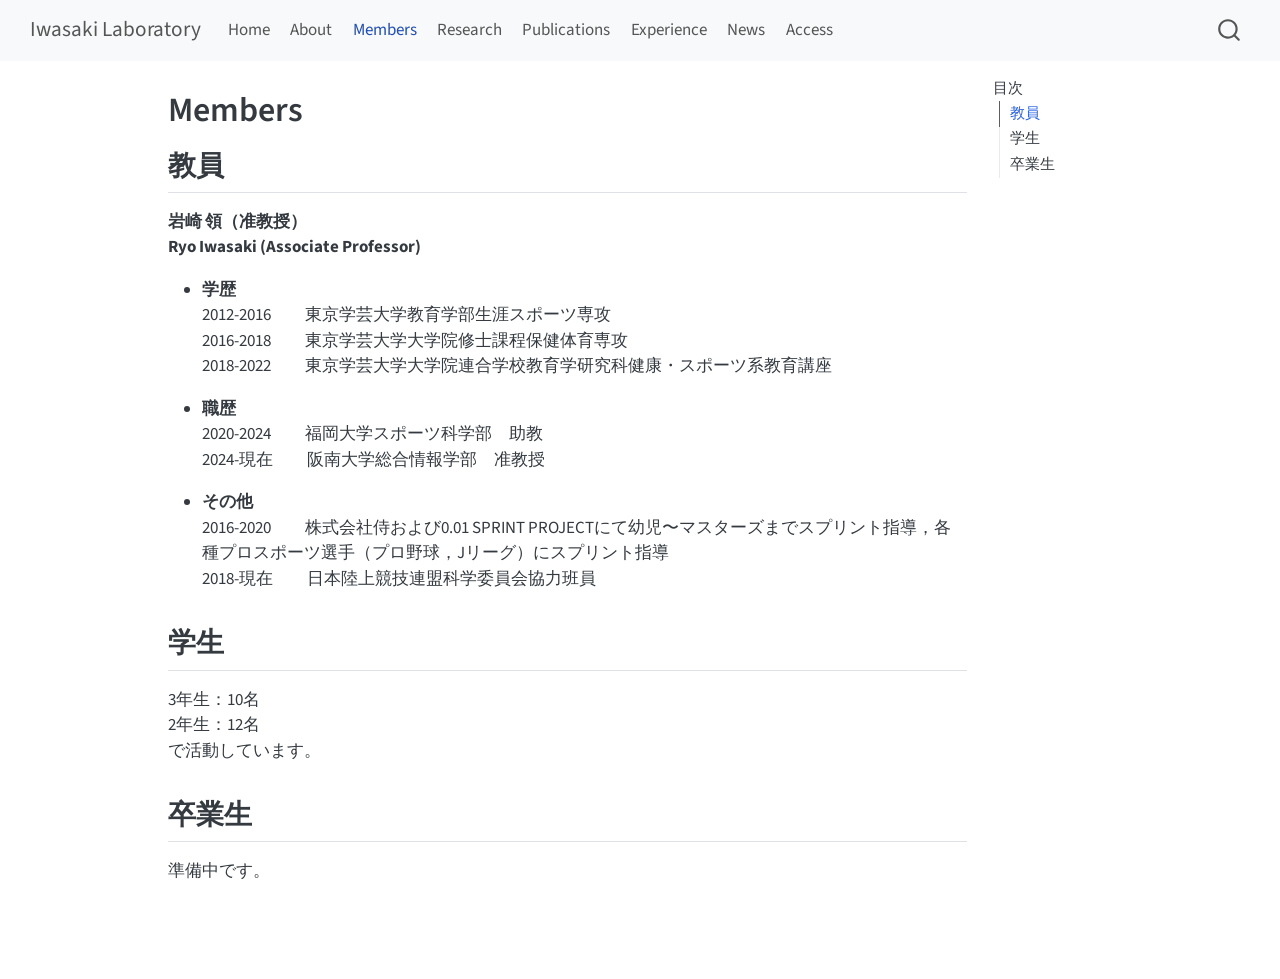
<file: members.html>
<!DOCTYPE html>
<html xmlns="http://www.w3.org/1999/xhtml" lang="ja" xml:lang="ja"><head>

<meta charset="utf-8">
<meta name="generator" content="quarto-1.10.18">

<meta name="viewport" content="width=device-width, initial-scale=1.0, user-scalable=yes">


<title>Members – Iwasaki Laboratory</title>
<style>
/* Default styles provided by pandoc.
** See https://pandoc.org/MANUAL.html#variables-for-html for config info.
*/
span.smallcaps{font-variant: small-caps;}
div.columns{display: flex; gap: 1.5em;}
div.column{flex: auto;}
@media screen {
div.columns{gap: min(4vw, 1.5em);}
div.column{overflow-x: auto;}
}
div.hanging-indent{margin-left: 1.5em; text-indent: -1.5em;}
ul.task-list{list-style: none;}
ul.task-list li input[type="checkbox"] {
  width: 0.8em;
  margin: 0 0.8em 0.2em -1em; /* quarto-specific, see https://github.com/quarto-dev/quarto-cli/issues/4556 */ 
  vertical-align: middle;
}
</style>


<script src="site_libs/quarto-nav/quarto-nav.js"></script>
<script src="site_libs/quarto-nav/headroom.min.js"></script>
<script src="site_libs/clipboard/clipboard.min.js"></script>
<script src="site_libs/quarto-search/autocomplete.umd.js"></script>
<script src="site_libs/quarto-search/fuse.min.js"></script>
<script src="site_libs/quarto-search/quarto-search.js"></script>
<meta name="quarto:offset" content="./">
<script src="site_libs/quarto-html/quarto.js" type="module"></script>
<script src="site_libs/quarto-html/tabsets/tabsets.js" type="module"></script>
<script src="site_libs/quarto-html/popper.min.js"></script>
<script src="site_libs/quarto-html/tippy.umd.min.js"></script>
<script src="site_libs/quarto-html/anchor.min.js"></script>
<link href="site_libs/quarto-html/tippy.css" rel="stylesheet">
<link href="site_libs/quarto-html/quarto-syntax-highlighting-64a204ab8560d761af7679ceaba22944.css" rel="stylesheet" id="quarto-text-highlighting-styles">
<script src="site_libs/bootstrap/bootstrap.min.js"></script>
<link href="site_libs/bootstrap/bootstrap-icons.css" rel="stylesheet">
<link href="site_libs/bootstrap/bootstrap-445b8638c3d06994fee0907d791121c4.min.css" rel="stylesheet" append-hash="true" id="quarto-bootstrap" data-mode="light">
<script id="quarto-search-options" type="application/json">{
  "location": "navbar",
  "copy-button": false,
  "collapse-after": 3,
  "panel-placement": "end",
  "type": "overlay",
  "limit": 50,
  "keyboard-shortcut": [
    "f",
    "/",
    "s"
  ],
  "show-item-context": false,
  "language": {
    "search-no-results-text": "一致なし",
    "search-matching-documents-text": "一致した文書",
    "search-copy-link-title": "検索へのリンクをコピー",
    "search-hide-matches-text": "追加の検索結果を非表示",
    "search-more-match-text": "追加の検索結果",
    "search-more-matches-text": "追加の検索結果",
    "search-clear-button-title": "消去",
    "search-text-placeholder": "",
    "search-detached-cancel-button-title": "取消",
    "search-submit-button-title": "検索",
    "search-label": "サーチ"
  }
}</script>


</head>

<body class="nav-fixed quarto-light">

<div id="quarto-search-results"></div>
  <header id="quarto-header" class="headroom fixed-top">
    <nav class="navbar navbar-expand-lg " data-bs-theme="dark">
      <div class="navbar-container container-fluid">
      <div class="navbar-brand-container mx-auto">
    <a class="navbar-brand" href="./index.html">
    <span class="navbar-title">Iwasaki Laboratory</span>
    </a>
  </div>
            <div id="quarto-search" class="" title="サーチ"></div>
          <button class="navbar-toggler" type="button" data-bs-toggle="collapse" data-bs-target="#navbarCollapse" aria-controls="navbarCollapse" role="menu" aria-expanded="false" aria-label="ナビゲーションを切り替える" onclick="if (window.quartoToggleHeadroom) { window.quartoToggleHeadroom(); }">
  <span class="navbar-toggler-icon"></span>
</button>
          <div class="collapse navbar-collapse" id="navbarCollapse">
            <ul class="navbar-nav navbar-nav-scroll me-auto">
  <li class="nav-item">
    <a class="nav-link" href="./index.html"> 
<span class="menu-text">Home</span></a>
  </li>  
  <li class="nav-item">
    <a class="nav-link" href="./about.html"> 
<span class="menu-text">About</span></a>
  </li>  
  <li class="nav-item">
    <a class="nav-link active" href="./members.html" aria-current="page"> 
<span class="menu-text">Members</span></a>
  </li>  
  <li class="nav-item">
    <a class="nav-link" href="./research.html"> 
<span class="menu-text">Research</span></a>
  </li>  
  <li class="nav-item">
    <a class="nav-link" href="./publications.html"> 
<span class="menu-text">Publications</span></a>
  </li>  
  <li class="nav-item">
    <a class="nav-link" href="./experience.html"> 
<span class="menu-text">Experience</span></a>
  </li>  
  <li class="nav-item">
    <a class="nav-link" href="./news.html"> 
<span class="menu-text">News</span></a>
  </li>  
  <li class="nav-item">
    <a class="nav-link" href="./access.html"> 
<span class="menu-text">Access</span></a>
  </li>  
</ul>
          </div> <!-- /navcollapse -->
            <div class="quarto-navbar-tools">
</div>
      </div> <!-- /container-fluid -->
    </nav>
</header>
<!-- content -->
<div id="quarto-content" class="quarto-container page-columns page-rows-contents page-layout-article page-navbar">
<!-- sidebar -->
<!-- margin-sidebar -->
    <div id="quarto-margin-sidebar" class="sidebar margin-sidebar">
        <nav id="TOC" role="doc-toc" class="toc-active">
    <h2 id="toc-title">目次</h2>
   
  <ul>
  <li><a href="#教員" id="toc-教員" class="nav-link active" data-scroll-target="#教員">教員</a></li>
  <li><a href="#学生" id="toc-学生" class="nav-link" data-scroll-target="#学生">学生</a></li>
  <li><a href="#卒業生" id="toc-卒業生" class="nav-link" data-scroll-target="#卒業生">卒業生</a></li>
  </ul>
</nav>
    </div>
<!-- main -->
<main class="content" id="quarto-document-content">

<header id="title-block-header" class="quarto-title-block default">
<div class="quarto-title">
<h1 class="title">Members</h1>
</div>



<div class="quarto-title-meta">

    
  
    
  </div>
  


</header>


<section id="教員" class="level2">
<h2 class="anchored" data-anchor-id="教員">教員</h2>
<p><strong>岩崎 領（准教授）</strong><br> <strong>Ryo Iwasaki (Associate Professor)</strong></p>
<ul>
<li><p><strong>学歴</strong><br> 2012-2016　　東京学芸大学教育学部生涯スポーツ専攻<br> 2016-2018　　東京学芸大学大学院修士課程保健体育専攻<br> 2018-2022　　東京学芸大学大学院連合学校教育学研究科健康・スポーツ系教育講座<br></p></li>
<li><p><strong>職歴</strong><br> 2020-2024　　福岡大学スポーツ科学部　助教<br> 2024-現在　　阪南大学総合情報学部　准教授</p></li>
<li><p><strong>その他</strong><br> 2016-2020　　株式会社侍および0.01 SPRINT PROJECTにて幼児〜マスターズまでスプリント指導，各種プロスポーツ選手（プロ野球，Jリーグ）にスプリント指導<br> 2018-現在　　日本陸上競技連盟科学委員会協力班員</p></li>
</ul>
</section>
<section id="学生" class="level2">
<h2 class="anchored" data-anchor-id="学生">学生</h2>
<p>3年生：10名 <br> 2年生：12名 <br>で活動しています。</p>
</section>
<section id="卒業生" class="level2">
<h2 class="anchored" data-anchor-id="卒業生">卒業生</h2>
<p>準備中です。</p>


</section>

</main> <!-- /main -->
<script id="quarto-html-after-body" type="application/javascript">
  window.document.addEventListener("DOMContentLoaded", function (event) {
    const icon = "";
    const anchorJS = new window.AnchorJS();
    anchorJS.options = {
      placement: 'right',
      icon: icon
    };
    anchorJS.add('.anchored');
    const isCodeAnnotation = (el) => {
      for (const clz of el.classList) {
        if (clz.startsWith('code-annotation-')) {                     
          return true;
        }
      }
      return false;
    }
    const onCopySuccess = function(e) {
      // button target
      const button = e.trigger;
      // don't keep focus
      button.blur();
      // flash "checked"
      button.classList.add('code-copy-button-checked');
      var currentTitle = button.getAttribute("title");
      button.setAttribute("title", "コピーしました");
      let tooltip;
      if (window.bootstrap) {
        button.setAttribute("data-bs-toggle", "tooltip");
        button.setAttribute("data-bs-placement", "left");
        button.setAttribute("data-bs-title", "コピーしました");
        tooltip = new bootstrap.Tooltip(button, 
          { trigger: "manual", 
            customClass: "code-copy-button-tooltip",
            offset: [0, -8]});
        tooltip.show();    
      }
      setTimeout(function() {
        if (tooltip) {
          tooltip.hide();
          button.removeAttribute("data-bs-title");
          button.removeAttribute("data-bs-toggle");
          button.removeAttribute("data-bs-placement");
        }
        button.setAttribute("title", currentTitle);
        button.classList.remove('code-copy-button-checked');
      }, 1000);
      // clear code selection
      e.clearSelection();
    }
    const getTextToCopy = function(trigger) {
      const outerScaffold = trigger.parentElement.cloneNode(true);
      const codeEl = outerScaffold.querySelector('code');
      for (const childEl of codeEl.children) {
        if (isCodeAnnotation(childEl)) {
          childEl.remove();
        }
      }
      return codeEl.innerText;
    }
    const clipboard = new window.ClipboardJS('.code-copy-button:not([data-in-quarto-modal])', {
      text: getTextToCopy
    });
    clipboard.on('success', onCopySuccess);
    if (window.document.getElementById('quarto-embedded-source-code-modal')) {
      const clipboardModal = new window.ClipboardJS('.code-copy-button[data-in-quarto-modal]', {
        text: getTextToCopy,
        container: window.document.getElementById('quarto-embedded-source-code-modal')
      });
      clipboardModal.on('success', onCopySuccess);
    }
      var localhostRegex = new RegExp(/^(?:http|https):\/\/localhost\:?[0-9]*\//);
      var mailtoRegex = new RegExp(/^mailto:/);
        var filterRegex = new RegExp("https:\/\/iwasaki71\.github\.io\/iwasaki-lab\/");
      var isInternal = (href) => {
          return filterRegex.test(href) || localhostRegex.test(href) || mailtoRegex.test(href);
      }
      // Inspect non-navigation links and adorn them if external
     var links = window.document.querySelectorAll('a[href]:not(.nav-link):not(.navbar-brand):not(.toc-action):not(.sidebar-link):not(.sidebar-item-toggle):not(.pagination-link):not(.no-external):not([aria-hidden]):not(.dropdown-item):not(.quarto-navigation-tool):not(.about-link)');
      for (var i=0; i<links.length; i++) {
        const link = links[i];
        if (!isInternal(link.href)) {
          // undo the damage that might have been done by quarto-nav.js in the case of
          // links that we want to consider external
          if (link.dataset.originalHref !== undefined) {
            link.href = link.dataset.originalHref;
          }
        }
      }
    function tippyHover(el, contentFn, onTriggerFn, onUntriggerFn) {
      const config = {
        allowHTML: true,
        maxWidth: 500,
        delay: 100,
        arrow: false,
        appendTo: function(el) {
            return el.parentElement;
        },
        interactive: true,
        interactiveBorder: 10,
        theme: 'quarto',
        placement: 'bottom-start',
      };
      if (contentFn) {
        config.content = contentFn;
      }
      if (onTriggerFn) {
        config.onTrigger = onTriggerFn;
      }
      if (onUntriggerFn) {
        config.onUntrigger = onUntriggerFn;
      }
      window.tippy(el, config); 
    }
    const noterefs = window.document.querySelectorAll('a[role="doc-noteref"]');
    for (var i=0; i<noterefs.length; i++) {
      const ref = noterefs[i];
      tippyHover(ref, function() {
        // use id or data attribute instead here
        let href = ref.getAttribute('data-footnote-href') || ref.getAttribute('href');
        try { href = new URL(href).hash; } catch {}
        const id = href.replace(/^#\/?/, "");
        const note = window.document.getElementById(id);
        if (note) {
          return note.innerHTML;
        } else {
          return "";
        }
      });
    }
    const xrefs = window.document.querySelectorAll('a.quarto-xref');
    const processXRef = (id, note) => {
      // Strip column container classes
      const stripColumnClz = (el) => {
        el.classList.remove("page-full", "page-columns");
        if (el.children) {
          for (const child of el.children) {
            stripColumnClz(child);
          }
        }
      }
      stripColumnClz(note)
      if (id === null || id.startsWith('sec-')) {
        // Special case sections, only their first couple elements
        const container = document.createElement("div");
        if (note.children && note.children.length > 2) {
          container.appendChild(note.children[0].cloneNode(true));
          for (let i = 1; i < note.children.length; i++) {
            const child = note.children[i];
            if (child.tagName === "P" && child.innerText === "") {
              continue;
            } else {
              container.appendChild(child.cloneNode(true));
              break;
            }
          }
          if (window.Quarto?.typesetMath) {
            window.Quarto.typesetMath(container);
          }
          return container.innerHTML
        } else {
          if (window.Quarto?.typesetMath) {
            window.Quarto.typesetMath(note);
          }
          return note.innerHTML;
        }
      } else {
        // Remove any anchor links if they are present
        const anchorLink = note.querySelector('a.anchorjs-link');
        if (anchorLink) {
          anchorLink.remove();
        }
        if (window.Quarto?.typesetMath) {
          window.Quarto.typesetMath(note);
        }
        if (note.classList.contains("callout")) {
          return note.outerHTML;
        } else {
          return note.innerHTML;
        }
      }
    }
    for (var i=0; i<xrefs.length; i++) {
      const xref = xrefs[i];
      tippyHover(xref, undefined, function(instance) {
        instance.disable();
        let url = xref.getAttribute('href');
        let hash = undefined; 
        if (url.startsWith('#')) {
          hash = url;
        } else {
          try { hash = new URL(url).hash; } catch {}
        }
        if (hash) {
          const id = hash.replace(/^#\/?/, "");
          const note = window.document.getElementById(id);
          if (note !== null) {
            try {
              const html = processXRef(id, note.cloneNode(true));
              instance.setContent(html);
            } finally {
              instance.enable();
              instance.show();
            }
          } else {
            // See if we can fetch this
            fetch(url.split('#')[0])
            .then(res => res.text())
            .then(html => {
              const parser = new DOMParser();
              const htmlDoc = parser.parseFromString(html, "text/html");
              const note = htmlDoc.getElementById(id);
              if (note !== null) {
                const html = processXRef(id, note);
                instance.setContent(html);
              } 
            }).finally(() => {
              instance.enable();
              instance.show();
            });
          }
        } else {
          // See if we can fetch a full url (with no hash to target)
          // This is a special case and we should probably do some content thinning / targeting
          fetch(url)
          .then(res => res.text())
          .then(html => {
            const parser = new DOMParser();
            const htmlDoc = parser.parseFromString(html, "text/html");
            const note = htmlDoc.querySelector('main.content');
            if (note !== null) {
              // This should only happen for chapter cross references
              // (since there is no id in the URL)
              // remove the first header
              if (note.children.length > 0 && note.children[0].tagName === "HEADER") {
                note.children[0].remove();
              }
              const html = processXRef(null, note);
              instance.setContent(html);
            } 
          }).finally(() => {
            instance.enable();
            instance.show();
          });
        }
      }, function(instance) {
      });
    }
        let selectedAnnoteEl;
        const selectorForAnnotation = ( cell, annotation) => {
          let cellAttr = 'data-code-cell="' + cell + '"';
          let lineAttr = 'data-code-annotation="' +  annotation + '"';
          const selector = 'span[' + cellAttr + '][' + lineAttr + ']';
          return selector;
        }
        const selectCodeLines = (annoteEl) => {
          const doc = window.document;
          const targetCell = annoteEl.getAttribute("data-target-cell");
          const targetAnnotation = annoteEl.getAttribute("data-target-annotation");
          const annoteSpan = window.document.querySelector(selectorForAnnotation(targetCell, targetAnnotation));
          const lines = annoteSpan.getAttribute("data-code-lines").split(",");
          const lineIds = lines.map((line) => {
            return targetCell + "-" + line;
          })
          let top = null;
          let height = null;
          let parent = null;
          if (lineIds.length > 0) {
              //compute the position of the single el (top and bottom and make a div)
              const el = window.document.getElementById(lineIds[0]);
              top = el.offsetTop;
              height = el.offsetHeight;
              parent = el.parentElement.parentElement;
            if (lineIds.length > 1) {
              const lastEl = window.document.getElementById(lineIds[lineIds.length - 1]);
              const bottom = lastEl.offsetTop + lastEl.offsetHeight;
              height = bottom - top;
            }
            if (top !== null && height !== null && parent !== null) {
              // cook up a div (if necessary) and position it 
              let div = window.document.getElementById("code-annotation-line-highlight");
              if (div === null) {
                div = window.document.createElement("div");
                div.setAttribute("id", "code-annotation-line-highlight");
                div.style.position = 'absolute';
                parent.appendChild(div);
              }
              div.style.top = top - 2 + "px";
              div.style.height = height + 4 + "px";
              div.style.left = 0;
              let gutterDiv = window.document.getElementById("code-annotation-line-highlight-gutter");
              if (gutterDiv === null) {
                gutterDiv = window.document.createElement("div");
                gutterDiv.setAttribute("id", "code-annotation-line-highlight-gutter");
                gutterDiv.style.position = 'absolute';
                const codeCell = window.document.getElementById(targetCell);
                const gutter = codeCell.querySelector('.code-annotation-gutter');
                gutter.appendChild(gutterDiv);
              }
              gutterDiv.style.top = top - 2 + "px";
              gutterDiv.style.height = height + 4 + "px";
            }
            selectedAnnoteEl = annoteEl;
          }
        };
        const unselectCodeLines = () => {
          const elementsIds = ["code-annotation-line-highlight", "code-annotation-line-highlight-gutter"];
          elementsIds.forEach((elId) => {
            const div = window.document.getElementById(elId);
            if (div) {
              div.remove();
            }
          });
          selectedAnnoteEl = undefined;
        };
          // Handle positioning of the toggle
      window.addEventListener(
        "resize",
        throttle(() => {
          elRect = undefined;
          if (selectedAnnoteEl) {
            selectCodeLines(selectedAnnoteEl);
          }
        }, 10)
      );
      function throttle(fn, ms) {
      let throttle = false;
      let timer;
        return (...args) => {
          if(!throttle) { // first call gets through
              fn.apply(this, args);
              throttle = true;
          } else { // all the others get throttled
              if(timer) clearTimeout(timer); // cancel #2
              timer = setTimeout(() => {
                fn.apply(this, args);
                timer = throttle = false;
              }, ms);
          }
        };
      }
        // Attach click handler to the DT
        const annoteDls = window.document.querySelectorAll('dt[data-target-cell]');
        for (const annoteDlNode of annoteDls) {
          annoteDlNode.addEventListener('click', (event) => {
            const clickedEl = event.target;
            if (clickedEl !== selectedAnnoteEl) {
              unselectCodeLines();
              const activeEl = window.document.querySelector('dt[data-target-cell].code-annotation-active');
              if (activeEl) {
                activeEl.classList.remove('code-annotation-active');
              }
              selectCodeLines(clickedEl);
              clickedEl.classList.add('code-annotation-active');
            } else {
              // Unselect the line
              unselectCodeLines();
              clickedEl.classList.remove('code-annotation-active');
            }
          });
        }
    const findCites = (el) => {
      const parentEl = el.parentElement;
      if (parentEl) {
        const cites = parentEl.dataset.cites;
        if (cites) {
          return {
            el,
            cites: cites.split(' ')
          };
        } else {
          return findCites(el.parentElement)
        }
      } else {
        return undefined;
      }
    };
    var bibliorefs = window.document.querySelectorAll('a[role="doc-biblioref"]');
    for (var i=0; i<bibliorefs.length; i++) {
      const ref = bibliorefs[i];
      const citeInfo = findCites(ref);
      if (citeInfo) {
        tippyHover(citeInfo.el, function() {
          var popup = window.document.createElement('div');
          citeInfo.cites.forEach(function(cite) {
            var citeDiv = window.document.createElement('div');
            citeDiv.classList.add('hanging-indent');
            citeDiv.classList.add('csl-entry');
            var biblioDiv = window.document.getElementById('ref-' + cite);
            if (biblioDiv) {
              citeDiv.innerHTML = biblioDiv.innerHTML;
            }
            popup.appendChild(citeDiv);
          });
          return popup.innerHTML;
        });
      }
    }
  });
  </script>
</div> <!-- /content -->




</body></html>
</file>
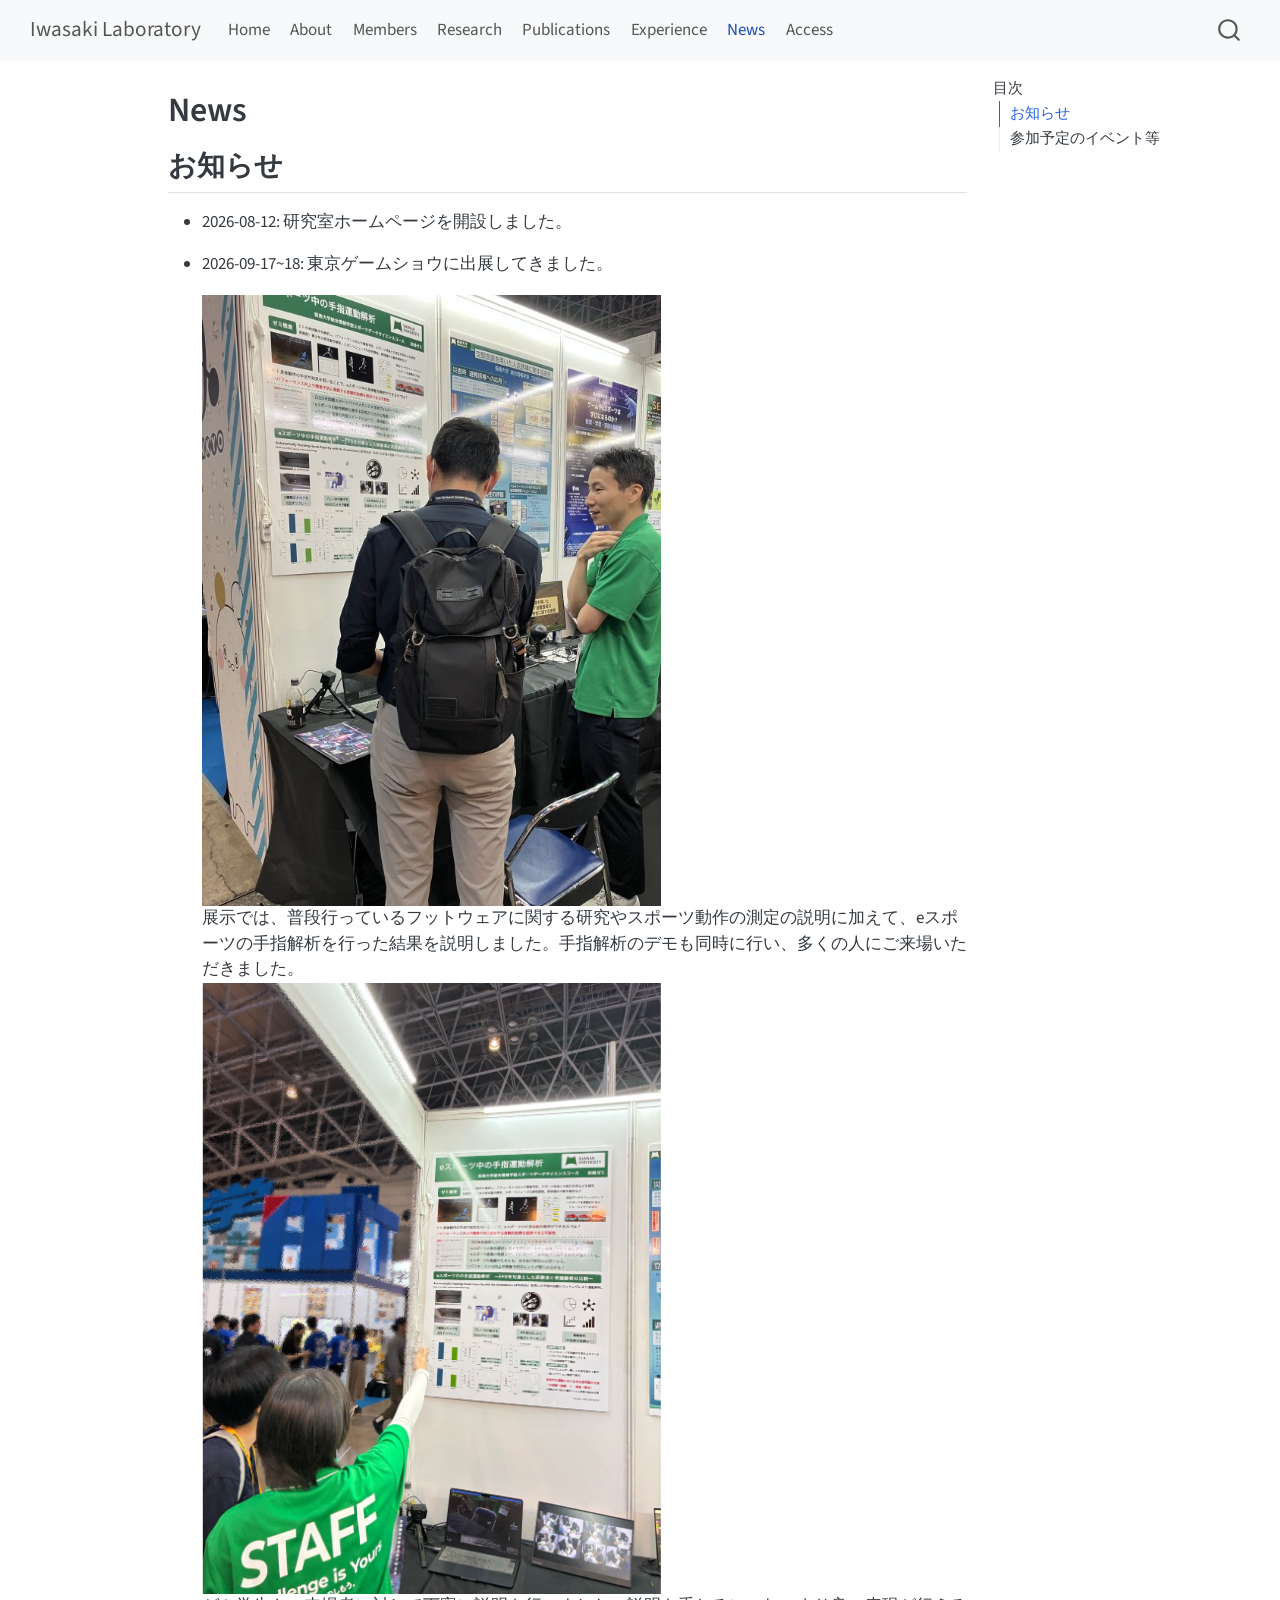
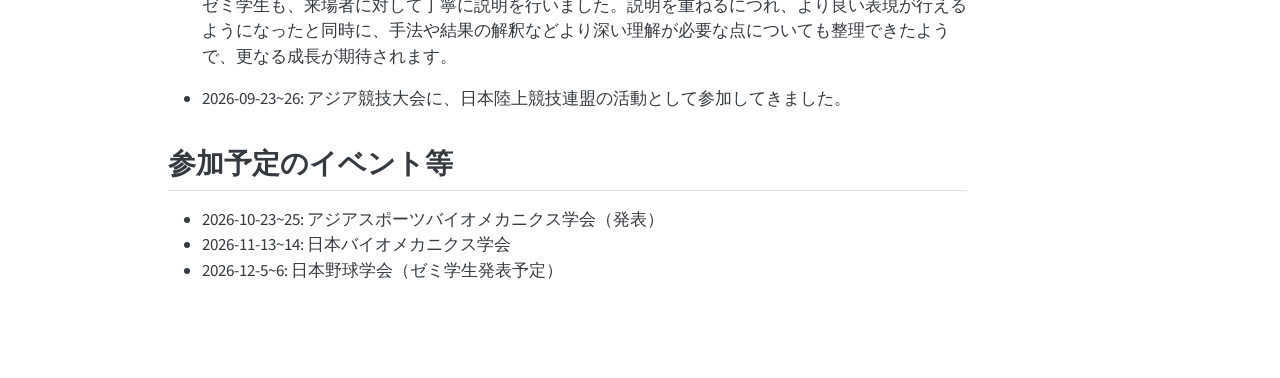
<file: news.html>
<!DOCTYPE html>
<html xmlns="http://www.w3.org/1999/xhtml" lang="ja" xml:lang="ja"><head>

<meta charset="utf-8">
<meta name="generator" content="quarto-1.10.18">

<meta name="viewport" content="width=device-width, initial-scale=1.0, user-scalable=yes">


<title>News – Iwasaki Laboratory</title>
<style>
/* Default styles provided by pandoc.
** See https://pandoc.org/MANUAL.html#variables-for-html for config info.
*/
span.smallcaps{font-variant: small-caps;}
div.columns{display: flex; gap: 1.5em;}
div.column{flex: auto;}
@media screen {
div.columns{gap: min(4vw, 1.5em);}
div.column{overflow-x: auto;}
}
div.hanging-indent{margin-left: 1.5em; text-indent: -1.5em;}
ul.task-list{list-style: none;}
ul.task-list li input[type="checkbox"] {
  width: 0.8em;
  margin: 0 0.8em 0.2em -1em; /* quarto-specific, see https://github.com/quarto-dev/quarto-cli/issues/4556 */ 
  vertical-align: middle;
}
</style>


<script src="site_libs/quarto-nav/quarto-nav.js"></script>
<script src="site_libs/quarto-nav/headroom.min.js"></script>
<script src="site_libs/clipboard/clipboard.min.js"></script>
<script src="site_libs/quarto-search/autocomplete.umd.js"></script>
<script src="site_libs/quarto-search/fuse.min.js"></script>
<script src="site_libs/quarto-search/quarto-search.js"></script>
<meta name="quarto:offset" content="./">
<script src="site_libs/quarto-html/quarto.js" type="module"></script>
<script src="site_libs/quarto-html/tabsets/tabsets.js" type="module"></script>
<script src="site_libs/quarto-html/popper.min.js"></script>
<script src="site_libs/quarto-html/tippy.umd.min.js"></script>
<script src="site_libs/quarto-html/anchor.min.js"></script>
<link href="site_libs/quarto-html/tippy.css" rel="stylesheet">
<link href="site_libs/quarto-html/quarto-syntax-highlighting-64a204ab8560d761af7679ceaba22944.css" rel="stylesheet" id="quarto-text-highlighting-styles">
<script src="site_libs/bootstrap/bootstrap.min.js"></script>
<link href="site_libs/bootstrap/bootstrap-icons.css" rel="stylesheet">
<link href="site_libs/bootstrap/bootstrap-445b8638c3d06994fee0907d791121c4.min.css" rel="stylesheet" append-hash="true" id="quarto-bootstrap" data-mode="light">
<script id="quarto-search-options" type="application/json">{
  "location": "navbar",
  "copy-button": false,
  "collapse-after": 3,
  "panel-placement": "end",
  "type": "overlay",
  "limit": 50,
  "keyboard-shortcut": [
    "f",
    "/",
    "s"
  ],
  "show-item-context": false,
  "language": {
    "search-no-results-text": "一致なし",
    "search-matching-documents-text": "一致した文書",
    "search-copy-link-title": "検索へのリンクをコピー",
    "search-hide-matches-text": "追加の検索結果を非表示",
    "search-more-match-text": "追加の検索結果",
    "search-more-matches-text": "追加の検索結果",
    "search-clear-button-title": "消去",
    "search-text-placeholder": "",
    "search-detached-cancel-button-title": "取消",
    "search-submit-button-title": "検索",
    "search-label": "サーチ"
  }
}</script>


</head>

<body class="nav-fixed quarto-light">

<div id="quarto-search-results"></div>
  <header id="quarto-header" class="headroom fixed-top">
    <nav class="navbar navbar-expand-lg " data-bs-theme="dark">
      <div class="navbar-container container-fluid">
      <div class="navbar-brand-container mx-auto">
    <a class="navbar-brand" href="./index.html">
    <span class="navbar-title">Iwasaki Laboratory</span>
    </a>
  </div>
            <div id="quarto-search" class="" title="サーチ"></div>
          <button class="navbar-toggler" type="button" data-bs-toggle="collapse" data-bs-target="#navbarCollapse" aria-controls="navbarCollapse" role="menu" aria-expanded="false" aria-label="ナビゲーションを切り替える" onclick="if (window.quartoToggleHeadroom) { window.quartoToggleHeadroom(); }">
  <span class="navbar-toggler-icon"></span>
</button>
          <div class="collapse navbar-collapse" id="navbarCollapse">
            <ul class="navbar-nav navbar-nav-scroll me-auto">
  <li class="nav-item">
    <a class="nav-link" href="./index.html"> 
<span class="menu-text">Home</span></a>
  </li>  
  <li class="nav-item">
    <a class="nav-link" href="./about.html"> 
<span class="menu-text">About</span></a>
  </li>  
  <li class="nav-item">
    <a class="nav-link" href="./members.html"> 
<span class="menu-text">Members</span></a>
  </li>  
  <li class="nav-item">
    <a class="nav-link" href="./research.html"> 
<span class="menu-text">Research</span></a>
  </li>  
  <li class="nav-item">
    <a class="nav-link" href="./publications.html"> 
<span class="menu-text">Publications</span></a>
  </li>  
  <li class="nav-item">
    <a class="nav-link" href="./experience.html"> 
<span class="menu-text">Experience</span></a>
  </li>  
  <li class="nav-item">
    <a class="nav-link active" href="./news.html" aria-current="page"> 
<span class="menu-text">News</span></a>
  </li>  
  <li class="nav-item">
    <a class="nav-link" href="./access.html"> 
<span class="menu-text">Access</span></a>
  </li>  
</ul>
          </div> <!-- /navcollapse -->
            <div class="quarto-navbar-tools">
</div>
      </div> <!-- /container-fluid -->
    </nav>
</header>
<!-- content -->
<div id="quarto-content" class="quarto-container page-columns page-rows-contents page-layout-article page-navbar">
<!-- sidebar -->
<!-- margin-sidebar -->
    <div id="quarto-margin-sidebar" class="sidebar margin-sidebar">
        <nav id="TOC" role="doc-toc" class="toc-active">
    <h2 id="toc-title">目次</h2>
   
  <ul>
  <li><a href="#お知らせ" id="toc-お知らせ" class="nav-link active" data-scroll-target="#お知らせ">お知らせ</a></li>
  <li><a href="#参加予定のイベント等" id="toc-参加予定のイベント等" class="nav-link" data-scroll-target="#参加予定のイベント等">参加予定のイベント等</a></li>
  </ul>
</nav>
    </div>
<!-- main -->
<main class="content" id="quarto-document-content">

<header id="title-block-header" class="quarto-title-block default">
<div class="quarto-title">
<h1 class="title">News</h1>
</div>



<div class="quarto-title-meta">

    
  
    
  </div>
  


</header>


<section id="お知らせ" class="level2">
<h2 class="anchored" data-anchor-id="お知らせ">お知らせ</h2>
<ul>
<li><p>2026-08-12: 研究室ホームページを開設しました。</p></li>
<li><p>2026-09-17~18: 東京ゲームショウに出展してきました。</p>
<p><img src="images/TGS1.jpg" class="img-fluid" style="width:60.0%" alt="東京ゲームショウの展示ブース"><br> 展示では、普段行っているフットウェアに関する研究やスポーツ動作の測定の説明に加えて、eスポーツの手指解析を行った結果を説明しました。手指解析のデモも同時に行い、多くの人にご来場いただきました。<br> <img src="images/TGS2.JPG" class="img-fluid" style="width:60.0%" alt="東京ゲームショウの展示ブース"><br> ゼミ学生も、来場者に対して丁寧に説明を行いました。説明を重ねるにつれ、より良い表現が行えるようになったと同時に、手法や結果の解釈などより深い理解が必要な点についても整理できたようで、更なる成長が期待されます。</p></li>
<li><p>2026-09-23~26: アジア競技大会に、日本陸上競技連盟の活動として参加してきました。</p></li>
</ul>
</section>
<section id="参加予定のイベント等" class="level2">
<h2 class="anchored" data-anchor-id="参加予定のイベント等">参加予定のイベント等</h2>
<ul>
<li>2026-10-23~25: アジアスポーツバイオメカニクス学会（発表）<br></li>
<li>2026-11-13~14: 日本バイオメカニクス学会<br></li>
<li>2026-12-5~6: 日本野球学会（ゼミ学生発表予定）<br></li>
</ul>


</section>

</main> <!-- /main -->
<script id="quarto-html-after-body" type="application/javascript">
  window.document.addEventListener("DOMContentLoaded", function (event) {
    const icon = "";
    const anchorJS = new window.AnchorJS();
    anchorJS.options = {
      placement: 'right',
      icon: icon
    };
    anchorJS.add('.anchored');
    const isCodeAnnotation = (el) => {
      for (const clz of el.classList) {
        if (clz.startsWith('code-annotation-')) {                     
          return true;
        }
      }
      return false;
    }
    const onCopySuccess = function(e) {
      // button target
      const button = e.trigger;
      // don't keep focus
      button.blur();
      // flash "checked"
      button.classList.add('code-copy-button-checked');
      var currentTitle = button.getAttribute("title");
      button.setAttribute("title", "コピーしました");
      let tooltip;
      if (window.bootstrap) {
        button.setAttribute("data-bs-toggle", "tooltip");
        button.setAttribute("data-bs-placement", "left");
        button.setAttribute("data-bs-title", "コピーしました");
        tooltip = new bootstrap.Tooltip(button, 
          { trigger: "manual", 
            customClass: "code-copy-button-tooltip",
            offset: [0, -8]});
        tooltip.show();    
      }
      setTimeout(function() {
        if (tooltip) {
          tooltip.hide();
          button.removeAttribute("data-bs-title");
          button.removeAttribute("data-bs-toggle");
          button.removeAttribute("data-bs-placement");
        }
        button.setAttribute("title", currentTitle);
        button.classList.remove('code-copy-button-checked');
      }, 1000);
      // clear code selection
      e.clearSelection();
    }
    const getTextToCopy = function(trigger) {
      const outerScaffold = trigger.parentElement.cloneNode(true);
      const codeEl = outerScaffold.querySelector('code');
      for (const childEl of codeEl.children) {
        if (isCodeAnnotation(childEl)) {
          childEl.remove();
        }
      }
      return codeEl.innerText;
    }
    const clipboard = new window.ClipboardJS('.code-copy-button:not([data-in-quarto-modal])', {
      text: getTextToCopy
    });
    clipboard.on('success', onCopySuccess);
    if (window.document.getElementById('quarto-embedded-source-code-modal')) {
      const clipboardModal = new window.ClipboardJS('.code-copy-button[data-in-quarto-modal]', {
        text: getTextToCopy,
        container: window.document.getElementById('quarto-embedded-source-code-modal')
      });
      clipboardModal.on('success', onCopySuccess);
    }
      var localhostRegex = new RegExp(/^(?:http|https):\/\/localhost\:?[0-9]*\//);
      var mailtoRegex = new RegExp(/^mailto:/);
        var filterRegex = new RegExp("https:\/\/iwasaki71\.github\.io\/iwasaki-lab\/");
      var isInternal = (href) => {
          return filterRegex.test(href) || localhostRegex.test(href) || mailtoRegex.test(href);
      }
      // Inspect non-navigation links and adorn them if external
     var links = window.document.querySelectorAll('a[href]:not(.nav-link):not(.navbar-brand):not(.toc-action):not(.sidebar-link):not(.sidebar-item-toggle):not(.pagination-link):not(.no-external):not([aria-hidden]):not(.dropdown-item):not(.quarto-navigation-tool):not(.about-link)');
      for (var i=0; i<links.length; i++) {
        const link = links[i];
        if (!isInternal(link.href)) {
          // undo the damage that might have been done by quarto-nav.js in the case of
          // links that we want to consider external
          if (link.dataset.originalHref !== undefined) {
            link.href = link.dataset.originalHref;
          }
        }
      }
    function tippyHover(el, contentFn, onTriggerFn, onUntriggerFn) {
      const config = {
        allowHTML: true,
        maxWidth: 500,
        delay: 100,
        arrow: false,
        appendTo: function(el) {
            return el.parentElement;
        },
        interactive: true,
        interactiveBorder: 10,
        theme: 'quarto',
        placement: 'bottom-start',
      };
      if (contentFn) {
        config.content = contentFn;
      }
      if (onTriggerFn) {
        config.onTrigger = onTriggerFn;
      }
      if (onUntriggerFn) {
        config.onUntrigger = onUntriggerFn;
      }
      window.tippy(el, config); 
    }
    const noterefs = window.document.querySelectorAll('a[role="doc-noteref"]');
    for (var i=0; i<noterefs.length; i++) {
      const ref = noterefs[i];
      tippyHover(ref, function() {
        // use id or data attribute instead here
        let href = ref.getAttribute('data-footnote-href') || ref.getAttribute('href');
        try { href = new URL(href).hash; } catch {}
        const id = href.replace(/^#\/?/, "");
        const note = window.document.getElementById(id);
        if (note) {
          return note.innerHTML;
        } else {
          return "";
        }
      });
    }
    const xrefs = window.document.querySelectorAll('a.quarto-xref');
    const processXRef = (id, note) => {
      // Strip column container classes
      const stripColumnClz = (el) => {
        el.classList.remove("page-full", "page-columns");
        if (el.children) {
          for (const child of el.children) {
            stripColumnClz(child);
          }
        }
      }
      stripColumnClz(note)
      if (id === null || id.startsWith('sec-')) {
        // Special case sections, only their first couple elements
        const container = document.createElement("div");
        if (note.children && note.children.length > 2) {
          container.appendChild(note.children[0].cloneNode(true));
          for (let i = 1; i < note.children.length; i++) {
            const child = note.children[i];
            if (child.tagName === "P" && child.innerText === "") {
              continue;
            } else {
              container.appendChild(child.cloneNode(true));
              break;
            }
          }
          if (window.Quarto?.typesetMath) {
            window.Quarto.typesetMath(container);
          }
          return container.innerHTML
        } else {
          if (window.Quarto?.typesetMath) {
            window.Quarto.typesetMath(note);
          }
          return note.innerHTML;
        }
      } else {
        // Remove any anchor links if they are present
        const anchorLink = note.querySelector('a.anchorjs-link');
        if (anchorLink) {
          anchorLink.remove();
        }
        if (window.Quarto?.typesetMath) {
          window.Quarto.typesetMath(note);
        }
        if (note.classList.contains("callout")) {
          return note.outerHTML;
        } else {
          return note.innerHTML;
        }
      }
    }
    for (var i=0; i<xrefs.length; i++) {
      const xref = xrefs[i];
      tippyHover(xref, undefined, function(instance) {
        instance.disable();
        let url = xref.getAttribute('href');
        let hash = undefined; 
        if (url.startsWith('#')) {
          hash = url;
        } else {
          try { hash = new URL(url).hash; } catch {}
        }
        if (hash) {
          const id = hash.replace(/^#\/?/, "");
          const note = window.document.getElementById(id);
          if (note !== null) {
            try {
              const html = processXRef(id, note.cloneNode(true));
              instance.setContent(html);
            } finally {
              instance.enable();
              instance.show();
            }
          } else {
            // See if we can fetch this
            fetch(url.split('#')[0])
            .then(res => res.text())
            .then(html => {
              const parser = new DOMParser();
              const htmlDoc = parser.parseFromString(html, "text/html");
              const note = htmlDoc.getElementById(id);
              if (note !== null) {
                const html = processXRef(id, note);
                instance.setContent(html);
              } 
            }).finally(() => {
              instance.enable();
              instance.show();
            });
          }
        } else {
          // See if we can fetch a full url (with no hash to target)
          // This is a special case and we should probably do some content thinning / targeting
          fetch(url)
          .then(res => res.text())
          .then(html => {
            const parser = new DOMParser();
            const htmlDoc = parser.parseFromString(html, "text/html");
            const note = htmlDoc.querySelector('main.content');
            if (note !== null) {
              // This should only happen for chapter cross references
              // (since there is no id in the URL)
              // remove the first header
              if (note.children.length > 0 && note.children[0].tagName === "HEADER") {
                note.children[0].remove();
              }
              const html = processXRef(null, note);
              instance.setContent(html);
            } 
          }).finally(() => {
            instance.enable();
            instance.show();
          });
        }
      }, function(instance) {
      });
    }
        let selectedAnnoteEl;
        const selectorForAnnotation = ( cell, annotation) => {
          let cellAttr = 'data-code-cell="' + cell + '"';
          let lineAttr = 'data-code-annotation="' +  annotation + '"';
          const selector = 'span[' + cellAttr + '][' + lineAttr + ']';
          return selector;
        }
        const selectCodeLines = (annoteEl) => {
          const doc = window.document;
          const targetCell = annoteEl.getAttribute("data-target-cell");
          const targetAnnotation = annoteEl.getAttribute("data-target-annotation");
          const annoteSpan = window.document.querySelector(selectorForAnnotation(targetCell, targetAnnotation));
          const lines = annoteSpan.getAttribute("data-code-lines").split(",");
          const lineIds = lines.map((line) => {
            return targetCell + "-" + line;
          })
          let top = null;
          let height = null;
          let parent = null;
          if (lineIds.length > 0) {
              //compute the position of the single el (top and bottom and make a div)
              const el = window.document.getElementById(lineIds[0]);
              top = el.offsetTop;
              height = el.offsetHeight;
              parent = el.parentElement.parentElement;
            if (lineIds.length > 1) {
              const lastEl = window.document.getElementById(lineIds[lineIds.length - 1]);
              const bottom = lastEl.offsetTop + lastEl.offsetHeight;
              height = bottom - top;
            }
            if (top !== null && height !== null && parent !== null) {
              // cook up a div (if necessary) and position it 
              let div = window.document.getElementById("code-annotation-line-highlight");
              if (div === null) {
                div = window.document.createElement("div");
                div.setAttribute("id", "code-annotation-line-highlight");
                div.style.position = 'absolute';
                parent.appendChild(div);
              }
              div.style.top = top - 2 + "px";
              div.style.height = height + 4 + "px";
              div.style.left = 0;
              let gutterDiv = window.document.getElementById("code-annotation-line-highlight-gutter");
              if (gutterDiv === null) {
                gutterDiv = window.document.createElement("div");
                gutterDiv.setAttribute("id", "code-annotation-line-highlight-gutter");
                gutterDiv.style.position = 'absolute';
                const codeCell = window.document.getElementById(targetCell);
                const gutter = codeCell.querySelector('.code-annotation-gutter');
                gutter.appendChild(gutterDiv);
              }
              gutterDiv.style.top = top - 2 + "px";
              gutterDiv.style.height = height + 4 + "px";
            }
            selectedAnnoteEl = annoteEl;
          }
        };
        const unselectCodeLines = () => {
          const elementsIds = ["code-annotation-line-highlight", "code-annotation-line-highlight-gutter"];
          elementsIds.forEach((elId) => {
            const div = window.document.getElementById(elId);
            if (div) {
              div.remove();
            }
          });
          selectedAnnoteEl = undefined;
        };
          // Handle positioning of the toggle
      window.addEventListener(
        "resize",
        throttle(() => {
          elRect = undefined;
          if (selectedAnnoteEl) {
            selectCodeLines(selectedAnnoteEl);
          }
        }, 10)
      );
      function throttle(fn, ms) {
      let throttle = false;
      let timer;
        return (...args) => {
          if(!throttle) { // first call gets through
              fn.apply(this, args);
              throttle = true;
          } else { // all the others get throttled
              if(timer) clearTimeout(timer); // cancel #2
              timer = setTimeout(() => {
                fn.apply(this, args);
                timer = throttle = false;
              }, ms);
          }
        };
      }
        // Attach click handler to the DT
        const annoteDls = window.document.querySelectorAll('dt[data-target-cell]');
        for (const annoteDlNode of annoteDls) {
          annoteDlNode.addEventListener('click', (event) => {
            const clickedEl = event.target;
            if (clickedEl !== selectedAnnoteEl) {
              unselectCodeLines();
              const activeEl = window.document.querySelector('dt[data-target-cell].code-annotation-active');
              if (activeEl) {
                activeEl.classList.remove('code-annotation-active');
              }
              selectCodeLines(clickedEl);
              clickedEl.classList.add('code-annotation-active');
            } else {
              // Unselect the line
              unselectCodeLines();
              clickedEl.classList.remove('code-annotation-active');
            }
          });
        }
    const findCites = (el) => {
      const parentEl = el.parentElement;
      if (parentEl) {
        const cites = parentEl.dataset.cites;
        if (cites) {
          return {
            el,
            cites: cites.split(' ')
          };
        } else {
          return findCites(el.parentElement)
        }
      } else {
        return undefined;
      }
    };
    var bibliorefs = window.document.querySelectorAll('a[role="doc-biblioref"]');
    for (var i=0; i<bibliorefs.length; i++) {
      const ref = bibliorefs[i];
      const citeInfo = findCites(ref);
      if (citeInfo) {
        tippyHover(citeInfo.el, function() {
          var popup = window.document.createElement('div');
          citeInfo.cites.forEach(function(cite) {
            var citeDiv = window.document.createElement('div');
            citeDiv.classList.add('hanging-indent');
            citeDiv.classList.add('csl-entry');
            var biblioDiv = window.document.getElementById('ref-' + cite);
            if (biblioDiv) {
              citeDiv.innerHTML = biblioDiv.innerHTML;
            }
            popup.appendChild(citeDiv);
          });
          return popup.innerHTML;
        });
      }
    }
  });
  </script>
</div> <!-- /content -->




</body></html>
</file>
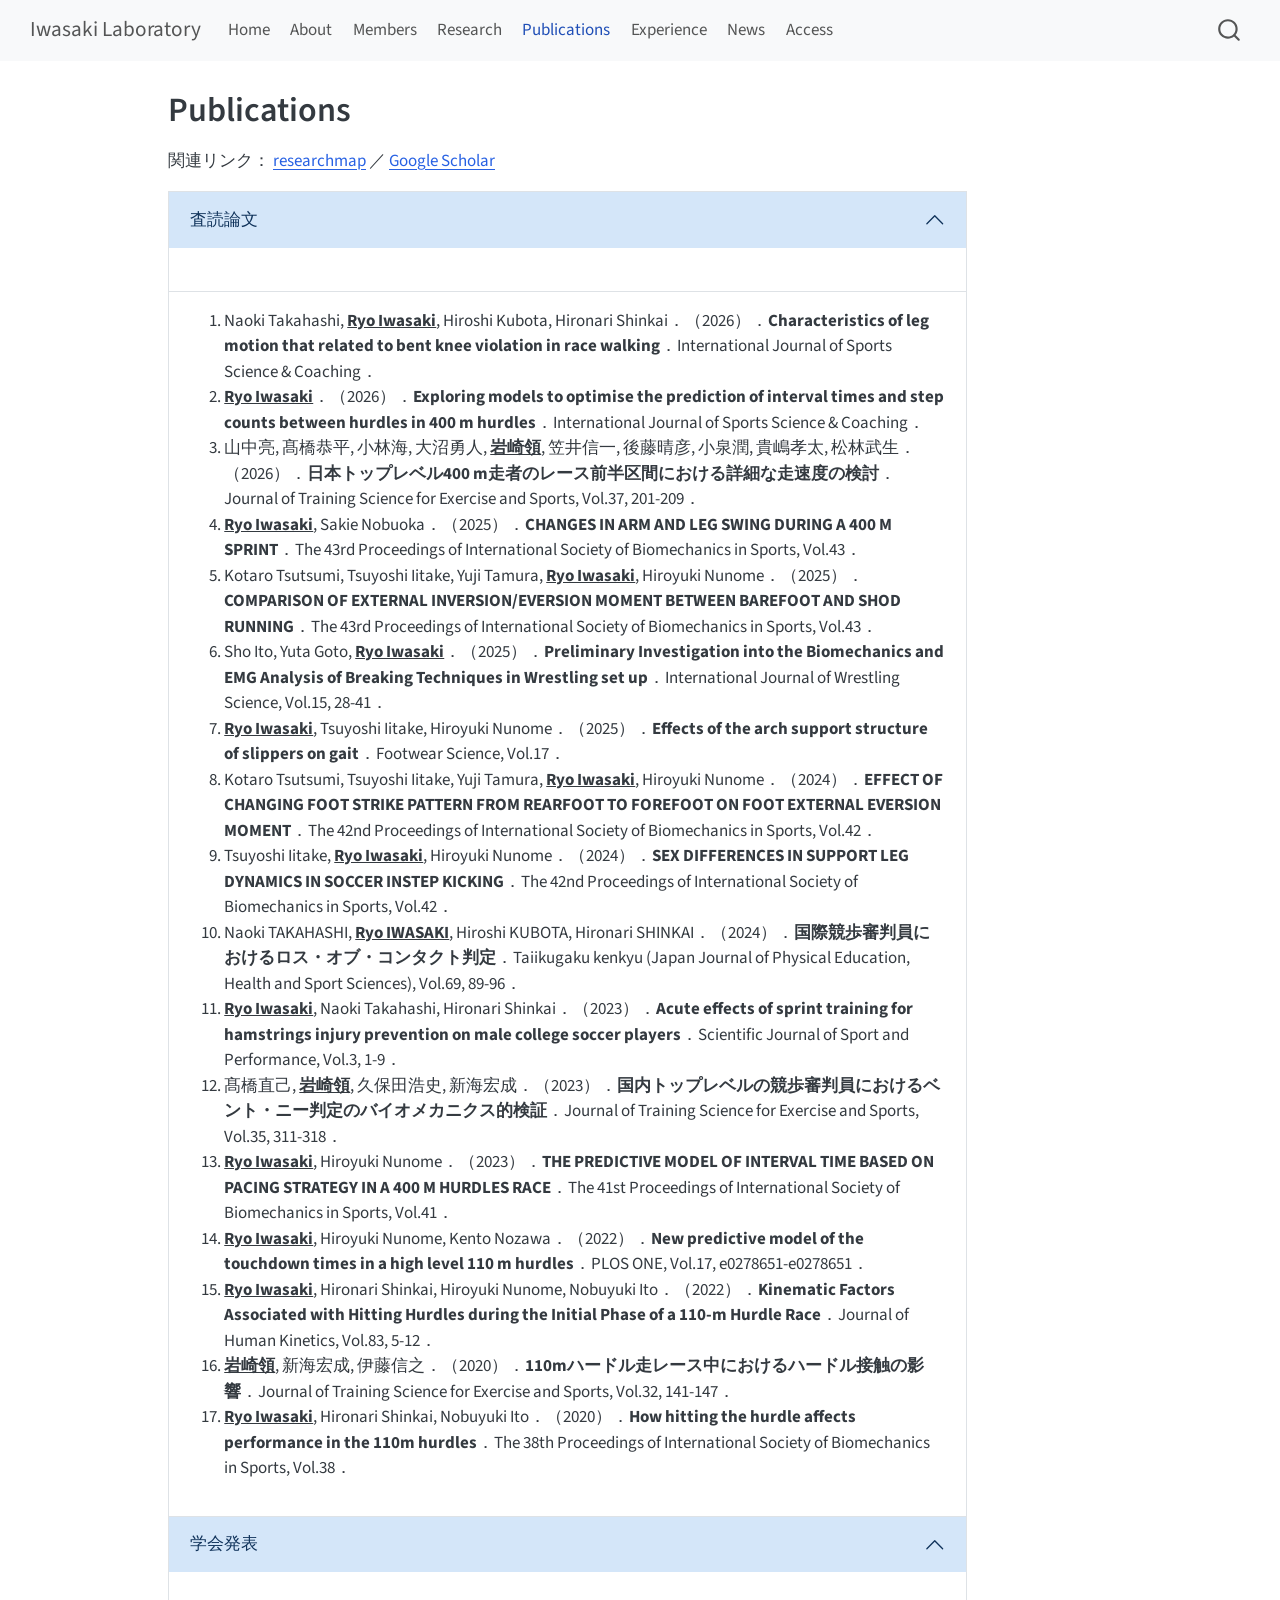
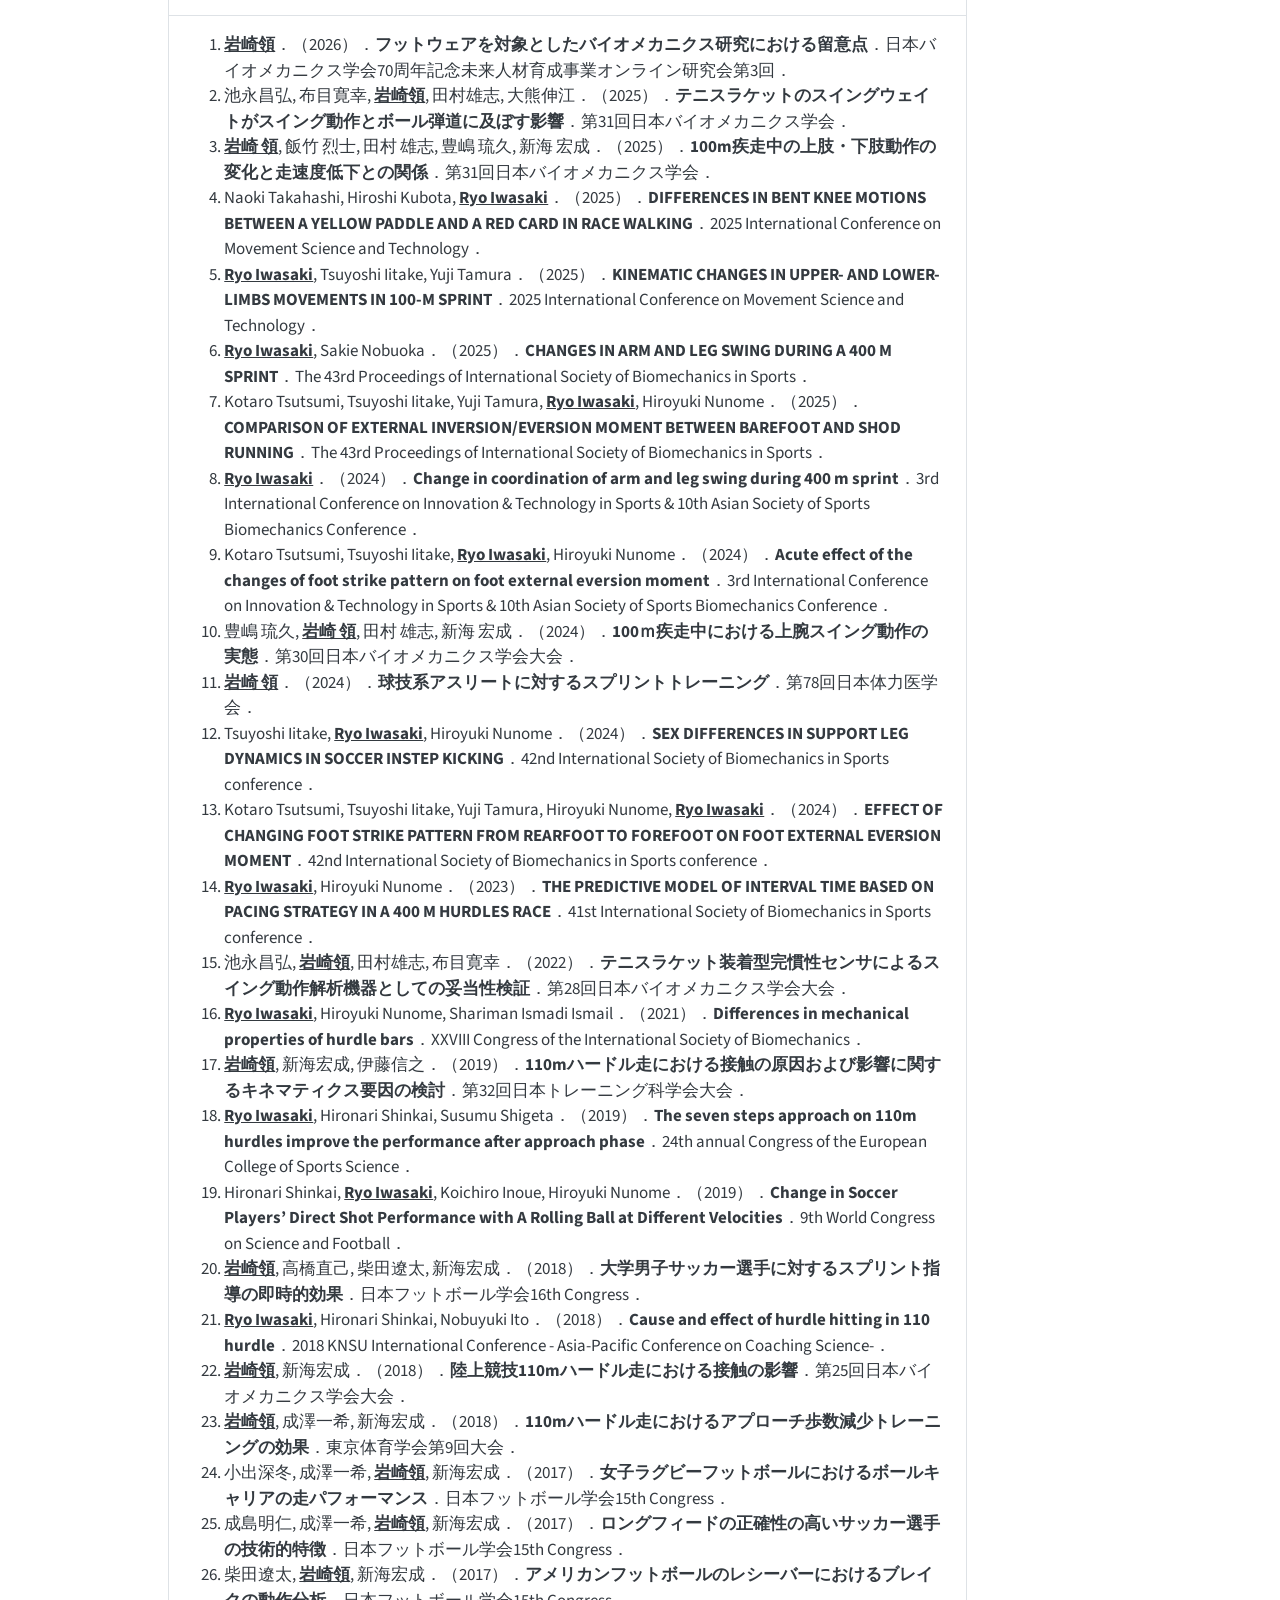
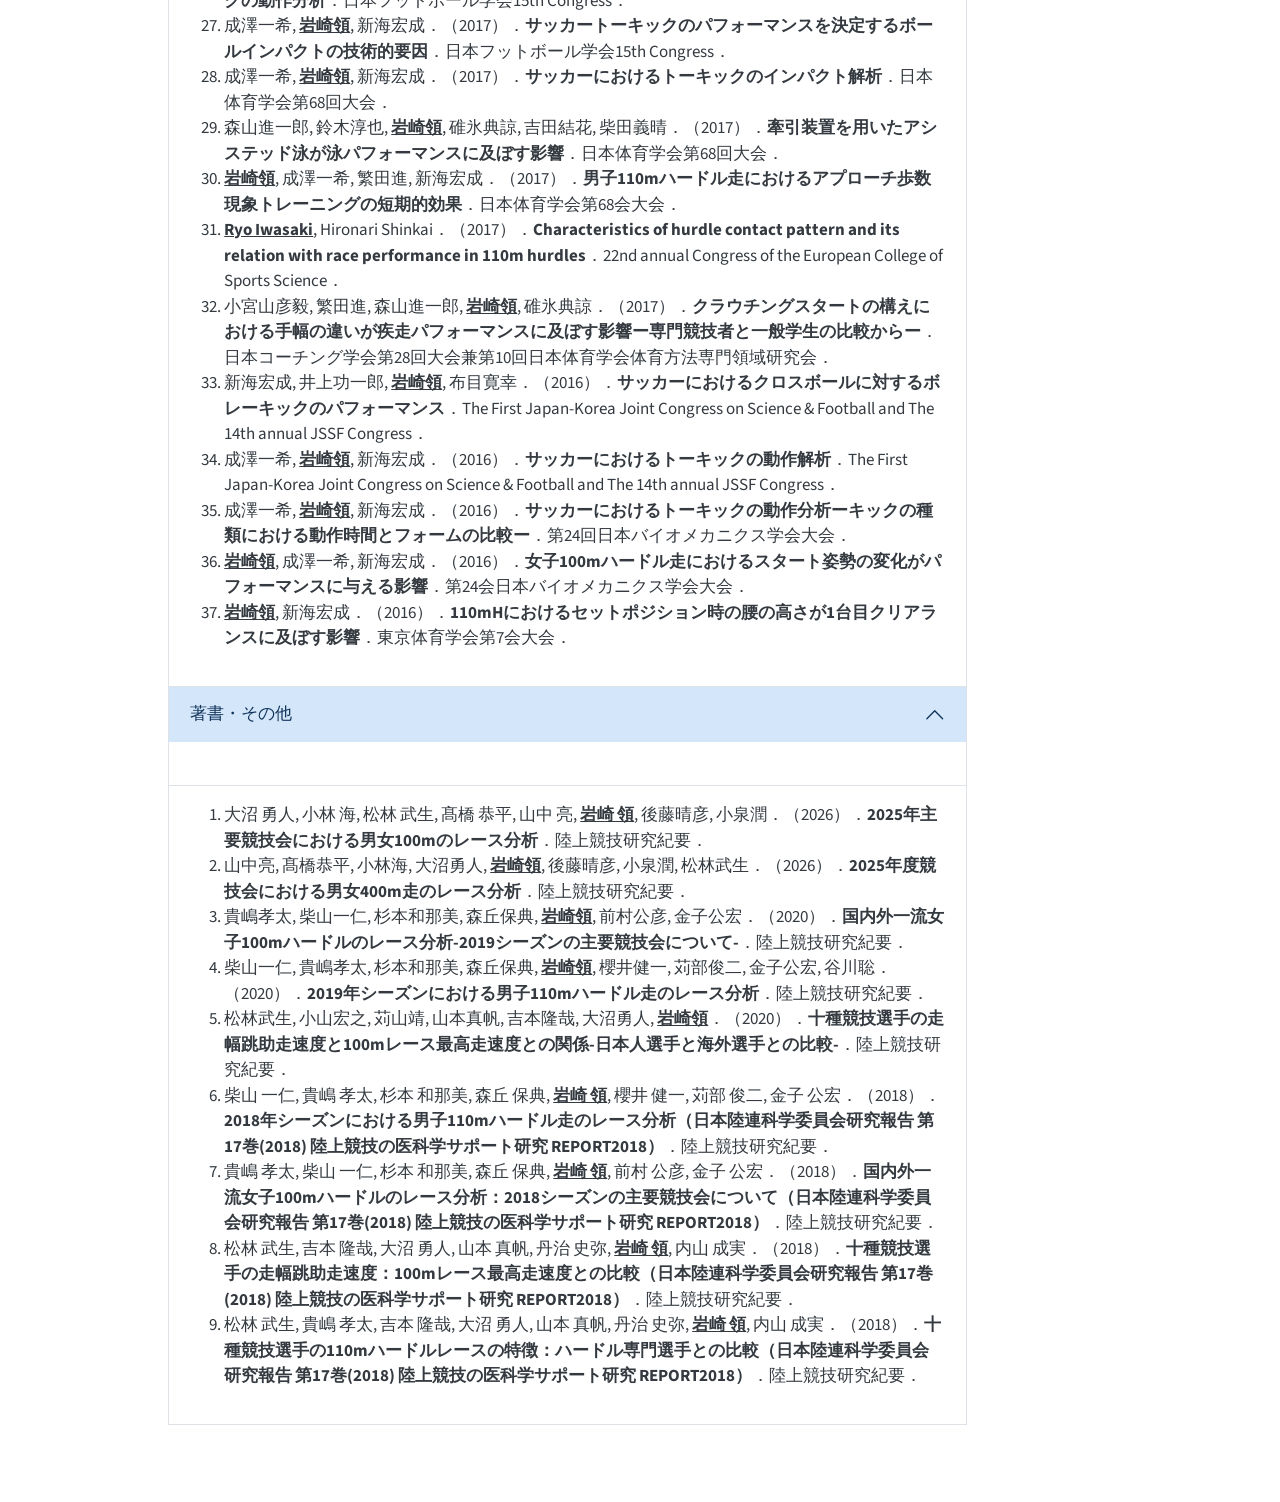
<file: publications.html>
<!DOCTYPE html>
<html xmlns="http://www.w3.org/1999/xhtml" lang="ja" xml:lang="ja"><head>

<meta charset="utf-8">
<meta name="generator" content="quarto-1.10.18">

<meta name="viewport" content="width=device-width, initial-scale=1.0, user-scalable=yes">


<title>Publications – Iwasaki Laboratory</title>
<style>
/* Default styles provided by pandoc.
** See https://pandoc.org/MANUAL.html#variables-for-html for config info.
*/
span.smallcaps{font-variant: small-caps;}
div.columns{display: flex; gap: 1.5em;}
div.column{flex: auto;}
@media screen {
div.columns{gap: min(4vw, 1.5em);}
div.column{overflow-x: auto;}
}
div.hanging-indent{margin-left: 1.5em; text-indent: -1.5em;}
ul.task-list{list-style: none;}
ul.task-list li input[type="checkbox"] {
  width: 0.8em;
  margin: 0 0.8em 0.2em -1em; /* quarto-specific, see https://github.com/quarto-dev/quarto-cli/issues/4556 */ 
  vertical-align: middle;
}
</style>


<script src="site_libs/quarto-nav/quarto-nav.js"></script>
<script src="site_libs/quarto-nav/headroom.min.js"></script>
<script src="site_libs/clipboard/clipboard.min.js"></script>
<script src="site_libs/quarto-search/autocomplete.umd.js"></script>
<script src="site_libs/quarto-search/fuse.min.js"></script>
<script src="site_libs/quarto-search/quarto-search.js"></script>
<meta name="quarto:offset" content="./">
<script src="site_libs/quarto-html/quarto.js" type="module"></script>
<script src="site_libs/quarto-html/tabsets/tabsets.js" type="module"></script>
<script src="site_libs/quarto-html/popper.min.js"></script>
<script src="site_libs/quarto-html/tippy.umd.min.js"></script>
<script src="site_libs/quarto-html/anchor.min.js"></script>
<link href="site_libs/quarto-html/tippy.css" rel="stylesheet">
<link href="site_libs/quarto-html/quarto-syntax-highlighting-64a204ab8560d761af7679ceaba22944.css" rel="stylesheet" id="quarto-text-highlighting-styles">
<script src="site_libs/bootstrap/bootstrap.min.js"></script>
<link href="site_libs/bootstrap/bootstrap-icons.css" rel="stylesheet">
<link href="site_libs/bootstrap/bootstrap-445b8638c3d06994fee0907d791121c4.min.css" rel="stylesheet" append-hash="true" id="quarto-bootstrap" data-mode="light">
<script id="quarto-search-options" type="application/json">{
  "location": "navbar",
  "copy-button": false,
  "collapse-after": 3,
  "panel-placement": "end",
  "type": "overlay",
  "limit": 50,
  "keyboard-shortcut": [
    "f",
    "/",
    "s"
  ],
  "show-item-context": false,
  "language": {
    "search-no-results-text": "一致なし",
    "search-matching-documents-text": "一致した文書",
    "search-copy-link-title": "検索へのリンクをコピー",
    "search-hide-matches-text": "追加の検索結果を非表示",
    "search-more-match-text": "追加の検索結果",
    "search-more-matches-text": "追加の検索結果",
    "search-clear-button-title": "消去",
    "search-text-placeholder": "",
    "search-detached-cancel-button-title": "取消",
    "search-submit-button-title": "検索",
    "search-label": "サーチ"
  }
}</script>


</head>

<body class="nav-fixed quarto-light">

<div id="quarto-search-results"></div>
  <header id="quarto-header" class="headroom fixed-top">
    <nav class="navbar navbar-expand-lg " data-bs-theme="dark">
      <div class="navbar-container container-fluid">
      <div class="navbar-brand-container mx-auto">
    <a class="navbar-brand" href="./index.html">
    <span class="navbar-title">Iwasaki Laboratory</span>
    </a>
  </div>
            <div id="quarto-search" class="" title="サーチ"></div>
          <button class="navbar-toggler" type="button" data-bs-toggle="collapse" data-bs-target="#navbarCollapse" aria-controls="navbarCollapse" role="menu" aria-expanded="false" aria-label="ナビゲーションを切り替える" onclick="if (window.quartoToggleHeadroom) { window.quartoToggleHeadroom(); }">
  <span class="navbar-toggler-icon"></span>
</button>
          <div class="collapse navbar-collapse" id="navbarCollapse">
            <ul class="navbar-nav navbar-nav-scroll me-auto">
  <li class="nav-item">
    <a class="nav-link" href="./index.html"> 
<span class="menu-text">Home</span></a>
  </li>  
  <li class="nav-item">
    <a class="nav-link" href="./about.html"> 
<span class="menu-text">About</span></a>
  </li>  
  <li class="nav-item">
    <a class="nav-link" href="./members.html"> 
<span class="menu-text">Members</span></a>
  </li>  
  <li class="nav-item">
    <a class="nav-link" href="./research.html"> 
<span class="menu-text">Research</span></a>
  </li>  
  <li class="nav-item">
    <a class="nav-link active" href="./publications.html" aria-current="page"> 
<span class="menu-text">Publications</span></a>
  </li>  
  <li class="nav-item">
    <a class="nav-link" href="./experience.html"> 
<span class="menu-text">Experience</span></a>
  </li>  
  <li class="nav-item">
    <a class="nav-link" href="./news.html"> 
<span class="menu-text">News</span></a>
  </li>  
  <li class="nav-item">
    <a class="nav-link" href="./access.html"> 
<span class="menu-text">Access</span></a>
  </li>  
</ul>
          </div> <!-- /navcollapse -->
            <div class="quarto-navbar-tools">
</div>
      </div> <!-- /container-fluid -->
    </nav>
</header>
<!-- content -->
<div id="quarto-content" class="quarto-container page-columns page-rows-contents page-layout-article page-navbar">
<!-- sidebar -->
<!-- margin-sidebar -->
    <div id="quarto-margin-sidebar" class="sidebar margin-sidebar zindex-bottom">
        
    </div>
<!-- main -->
<main class="content" id="quarto-document-content">

<header id="title-block-header" class="quarto-title-block default">
<div class="quarto-title">
<h1 class="title">Publications</h1>
</div>



<div class="quarto-title-meta">

    
  
    
  </div>
  


</header>


<!--
  ============================================================
  業績データはこの下の PAPERS / PRESENTATIONS / MISC を直接編集してください。
  researchmap等のAPIには依存しません（手打ち管理）。

  【新しい業績を追加する場合】
  該当リストの一番上に、以下のテンプレートをコピペして値を書き換えてください。

  査読論文 (PAPERS) 用:
    list(authors = c("著者1", "著者2"), year = "2026", title = "タイトル",
         journal = "雑誌名", volume = "巻", pages = "開始-終了"),

  学会発表 (PRESENTATIONS) 用:
    list(authors = c("著者1", "著者2"), year = "2026", title = "タイトル",
         event = "学会名"),

  著書・その他 (MISC) 用:
    list(authors = c("著者1", "著者2"), year = "2026", title = "タイトル",
         journal = "掲載誌名"),

  - authors は著者が1人なら "著者名" だけでもOK、複数なら c("A", "B", "C") のように書く
  - volume / pages が無い場合は NULL のままでよい
  - 自分の名前（岩崎領 / Ryo Iwasaki）は自動で太字＋下線になります
  - 並び順（新しい年が上）は自動でソートされるので、追加順は気にしなくてよい
  ============================================================
-->
<p>関連リンク： <a href="https://researchmap.jp/r_iwasaki">researchmap</a> ／ <a href="https://scholar.google.co.jp/citations?user=SPpIP5oAAAAJ&amp;hl=ja">Google Scholar</a></p>
<div id="pubAccordion" class="accordion">
<div class="accordion-item">
<h2 class="accordion-header anchored">
<button class="accordion-button" type="button" data-bs-toggle="collapse" data-bs-target="#collapse-papers" aria-expanded="true" aria-controls="collapse-papers">
査読論文
</button>
</h2>
<div id="collapse-papers" class="accordion-collapse collapse show">
<div class="accordion-body">
<ol>
<li>
Naoki Takahashi, <strong><u>Ryo Iwasaki</u></strong>, Hiroshi Kubota, Hironari Shinkai．（2026）．<strong>Characteristics of leg motion that related to bent knee violation in race walking</strong>．International Journal of Sports Science &amp; Coaching．
</li>
<li>
<strong><u>Ryo Iwasaki</u></strong>．（2026）．<strong>Exploring models to optimise the prediction of interval times and step counts between hurdles in 400 m hurdles</strong>．International Journal of Sports Science &amp; Coaching．
</li>
<li>
山中亮, 髙橋恭平, 小林海, 大沼勇人, <strong><u>岩崎領</u></strong>, 笠井信一, 後藤晴彦, 小泉潤, 貴嶋孝太, 松林武生．（2026）．<strong>日本トップレベル400 m走者のレース前半区間における詳細な走速度の検討</strong>．Journal of Training Science for Exercise and Sports, Vol.37, 201-209．
</li>
<li>
<strong><u>Ryo Iwasaki</u></strong>, Sakie Nobuoka．（2025）．<strong>CHANGES IN ARM AND LEG SWING DURING A 400 M SPRINT</strong>．The 43rd Proceedings of International Society of Biomechanics in Sports, Vol.43．
</li>
<li>
Kotaro Tsutsumi, Tsuyoshi Iitake, Yuji Tamura, <strong><u>Ryo Iwasaki</u></strong>, Hiroyuki Nunome．（2025）．<strong>COMPARISON OF EXTERNAL INVERSION/EVERSION MOMENT BETWEEN BAREFOOT AND SHOD RUNNING</strong>．The 43rd Proceedings of International Society of Biomechanics in Sports, Vol.43．
</li>
<li>
Sho Ito, Yuta Goto, <strong><u>Ryo Iwasaki</u></strong>．（2025）．<strong>Preliminary Investigation into the Biomechanics and EMG Analysis of Breaking Techniques in Wrestling set up</strong>．International Journal of Wrestling Science, Vol.15, 28-41．
</li>
<li>
<strong><u>Ryo Iwasaki</u></strong>, Tsuyoshi Iitake, Hiroyuki Nunome．（2025）．<strong>Effects of the arch support structure of slippers on gait</strong>．Footwear Science, Vol.17．
</li>
<li>
Kotaro Tsutsumi, Tsuyoshi Iitake, Yuji Tamura, <strong><u>Ryo Iwasaki</u></strong>, Hiroyuki Nunome．（2024）．<strong>EFFECT OF CHANGING FOOT STRIKE PATTERN FROM REARFOOT TO FOREFOOT ON FOOT EXTERNAL EVERSION MOMENT</strong>．The 42nd Proceedings of International Society of Biomechanics in Sports, Vol.42．
</li>
<li>
Tsuyoshi Iitake, <strong><u>Ryo Iwasaki</u></strong>, Hiroyuki Nunome．（2024）．<strong>SEX DIFFERENCES IN SUPPORT LEG DYNAMICS IN SOCCER INSTEP KICKING</strong>．The 42nd Proceedings of International Society of Biomechanics in Sports, Vol.42．
</li>
<li>
Naoki TAKAHASHI, <strong><u>Ryo IWASAKI</u></strong>, Hiroshi KUBOTA, Hironari SHINKAI．（2024）．<strong>国際競歩審判員におけるロス・オブ・コンタクト判定</strong>．Taiikugaku kenkyu (Japan Journal of Physical Education, Health and Sport Sciences), Vol.69, 89-96．
</li>
<li>
<strong><u>Ryo Iwasaki</u></strong>, Naoki Takahashi, Hironari Shinkai．（2023）．<strong>Acute effects of sprint training for hamstrings injury prevention on male college soccer players</strong>．Scientific Journal of Sport and Performance, Vol.3, 1-9．
</li>
<li>
髙橋直己, <strong><u>岩崎領</u></strong>, 久保田浩史, 新海宏成．（2023）．<strong>国内トップレベルの競歩審判員におけるベント・ニー判定のバイオメカニクス的検証</strong>．Journal of Training Science for Exercise and Sports, Vol.35, 311-318．
</li>
<li>
<strong><u>Ryo Iwasaki</u></strong>, Hiroyuki Nunome．（2023）．<strong>THE PREDICTIVE MODEL OF INTERVAL TIME BASED ON PACING STRATEGY IN A 400 M HURDLES RACE</strong>．The 41st Proceedings of International Society of Biomechanics in Sports, Vol.41．
</li>
<li>
<strong><u>Ryo Iwasaki</u></strong>, Hiroyuki Nunome, Kento Nozawa．（2022）．<strong>New predictive model of the touchdown times in a high level 110 m hurdles</strong>．PLOS ONE, Vol.17, e0278651-e0278651．
</li>
<li>
<strong><u>Ryo Iwasaki</u></strong>, Hironari Shinkai, Hiroyuki Nunome, Nobuyuki Ito．（2022）．<strong>Kinematic Factors Associated with Hitting Hurdles during the Initial Phase of a 110-m Hurdle Race</strong>．Journal of Human Kinetics, Vol.83, 5-12．
</li>
<li>
<strong><u>岩崎領</u></strong>, 新海宏成, 伊藤信之．（2020）．<strong>110mハードル走レース中におけるハードル接触の影響</strong>．Journal of Training Science for Exercise and Sports, Vol.32, 141-147．
</li>
<li>
<strong><u>Ryo Iwasaki</u></strong>, Hironari Shinkai, Nobuyuki Ito．（2020）．<strong>How hitting the hurdle affects performance in the 110m hurdles</strong>．The 38th Proceedings of International Society of Biomechanics in Sports, Vol.38．
</li>
</ol>
</div>
</div>
</div>
<div class="accordion-item">
<h2 class="accordion-header anchored">
<button class="accordion-button" type="button" data-bs-toggle="collapse" data-bs-target="#collapse-presentations" aria-expanded="true" aria-controls="collapse-presentations">
学会発表
</button>
</h2>
<div id="collapse-presentations" class="accordion-collapse collapse show">
<div class="accordion-body">
<ol>
<li>
<strong><u>岩崎領</u></strong>．（2026）．<strong>フットウェアを対象としたバイオメカニクス研究における留意点</strong>．日本バイオメカニクス学会70周年記念未来人材育成事業オンライン研究会第3回．
</li>
<li>
池永昌弘, 布目寛幸, <strong><u>岩崎領</u></strong>, 田村雄志, 大熊伸江．（2025）．<strong>テニスラケットのスイングウェイトがスイング動作とボール弾道に及ぼす影響</strong>．第31回日本バイオメカニクス学会．
</li>
<li>
<strong><u>岩崎 領</u></strong>, 飯竹 烈士, 田村 雄志, 豊嶋 琉久, 新海 宏成．（2025）．<strong>100m疾走中の上肢・下肢動作の変化と走速度低下との関係</strong>．第31回日本バイオメカニクス学会．
</li>
<li>
Naoki Takahashi, Hiroshi Kubota, <strong><u>Ryo Iwasaki</u></strong>．（2025）．<strong>DIFFERENCES IN BENT KNEE MOTIONS BETWEEN A YELLOW PADDLE AND A RED CARD IN RACE WALKING</strong>．2025 International Conference on Movement Science and Technology．
</li>
<li>
<strong><u>Ryo Iwasaki</u></strong>, Tsuyoshi Iitake, Yuji Tamura．（2025）．<strong>KINEMATIC CHANGES IN UPPER- AND LOWER-LIMBS MOVEMENTS IN 100-M SPRINT</strong>．2025 International Conference on Movement Science and Technology．
</li>
<li>
<strong><u>Ryo Iwasaki</u></strong>, Sakie Nobuoka．（2025）．<strong>CHANGES IN ARM AND LEG SWING DURING A 400 M SPRINT</strong>．The 43rd Proceedings of International Society of Biomechanics in Sports．
</li>
<li>
Kotaro Tsutsumi, Tsuyoshi Iitake, Yuji Tamura, <strong><u>Ryo Iwasaki</u></strong>, Hiroyuki Nunome．（2025）．<strong>COMPARISON OF EXTERNAL INVERSION/EVERSION MOMENT BETWEEN BAREFOOT AND SHOD RUNNING</strong>．The 43rd Proceedings of International Society of Biomechanics in Sports．
</li>
<li>
<strong><u>Ryo Iwasaki</u></strong>．（2024）．<strong>Change in coordination of arm and leg swing during 400 m sprint</strong>．3rd International Conference on Innovation &amp; Technology in Sports &amp; 10th Asian Society of Sports Biomechanics Conference．
</li>
<li>
Kotaro Tsutsumi, Tsuyoshi Iitake, <strong><u>Ryo Iwasaki</u></strong>, Hiroyuki Nunome．（2024）．<strong>Acute effect of the changes of foot strike pattern on foot external eversion moment</strong>．3rd International Conference on Innovation &amp; Technology in Sports &amp; 10th Asian Society of Sports Biomechanics Conference．
</li>
<li>
豊嶋 琉久, <strong><u>岩崎 領</u></strong>, 田村 雄志, 新海 宏成．（2024）．<strong>100ｍ疾走中における上腕スイング動作の実態</strong>．第30回日本バイオメカニクス学会大会．
</li>
<li>
<strong><u>岩崎 領</u></strong>．（2024）．<strong>球技系アスリートに対するスプリントトレーニング</strong>．第78回日本体力医学会．
</li>
<li>
Tsuyoshi Iitake, <strong><u>Ryo Iwasaki</u></strong>, Hiroyuki Nunome．（2024）．<strong>SEX DIFFERENCES IN SUPPORT LEG DYNAMICS IN SOCCER INSTEP KICKING</strong>．42nd International Society of Biomechanics in Sports conference．
</li>
<li>
Kotaro Tsutsumi, Tsuyoshi Iitake, Yuji Tamura, Hiroyuki Nunome, <strong><u>Ryo Iwasaki</u></strong>．（2024）．<strong>EFFECT OF CHANGING FOOT STRIKE PATTERN FROM REARFOOT TO FOREFOOT ON FOOT EXTERNAL EVERSION MOMENT</strong>．42nd International Society of Biomechanics in Sports conference．
</li>
<li>
<strong><u>Ryo Iwasaki</u></strong>, Hiroyuki Nunome．（2023）．<strong>THE PREDICTIVE MODEL OF INTERVAL TIME BASED ON PACING STRATEGY IN A 400 M HURDLES RACE</strong>．41st International Society of Biomechanics in Sports conference．
</li>
<li>
池永昌弘, <strong><u>岩崎領</u></strong>, 田村雄志, 布目寛幸．（2022）．<strong>テニスラケット装着型完慣性センサによるスイング動作解析機器としての妥当性検証</strong>．第28回日本バイオメカニクス学会大会．
</li>
<li>
<strong><u>Ryo Iwasaki</u></strong>, Hiroyuki Nunome, Shariman Ismadi Ismail．（2021）．<strong>Differences in mechanical properties of hurdle bars</strong>．XXVIII Congress of the International Society of Biomechanics．
</li>
<li>
<strong><u>岩崎領</u></strong>, 新海宏成, 伊藤信之．（2019）．<strong>110mハードル走における接触の原因および影響に関するキネマティクス要因の検討</strong>．第32回日本トレーニング科学会大会．
</li>
<li>
<strong><u>Ryo Iwasaki</u></strong>, Hironari Shinkai, Susumu Shigeta．（2019）．<strong>The seven steps approach on 110m hurdles improve the performance after approach phase</strong>．24th annual Congress of the European College of Sports Science．
</li>
<li>
Hironari Shinkai, <strong><u>Ryo Iwasaki</u></strong>, Koichiro Inoue, Hiroyuki Nunome．（2019）．<strong>Change in Soccer Players’ Direct Shot Performance with A Rolling Ball at Different Velocities</strong>．9th World Congress on Science and Football．
</li>
<li>
<strong><u>岩崎領</u></strong>, 高橋直己, 柴田遼太, 新海宏成．（2018）．<strong>大学男子サッカー選手に対するスプリント指導の即時的効果</strong>．日本フットボール学会16th Congress．
</li>
<li>
<strong><u>Ryo Iwasaki</u></strong>, Hironari Shinkai, Nobuyuki Ito．（2018）．<strong>Cause and effect of hurdle hitting in 110 hurdle</strong>．2018 KNSU International Conference - Asia-Pacific Conference on Coaching Science-．
</li>
<li>
<strong><u>岩崎領</u></strong>, 新海宏成．（2018）．<strong>陸上競技110mハードル走における接触の影響</strong>．第25回日本バイオメカニクス学会大会．
</li>
<li>
<strong><u>岩崎領</u></strong>, 成澤一希, 新海宏成．（2018）．<strong>110mハードル走におけるアプローチ歩数減少トレーニングの効果</strong>．東京体育学会第9回大会．
</li>
<li>
小出深冬, 成澤一希, <strong><u>岩崎領</u></strong>, 新海宏成．（2017）．<strong>女子ラグビーフットボールにおけるボールキャリアの走パフォーマンス</strong>．日本フットボール学会15th Congress．
</li>
<li>
成島明仁, 成澤一希, <strong><u>岩崎領</u></strong>, 新海宏成．（2017）．<strong>ロングフィードの正確性の高いサッカー選手の技術的特徴</strong>．日本フットボール学会15th Congress．
</li>
<li>
柴田遼太, <strong><u>岩崎領</u></strong>, 新海宏成．（2017）．<strong>アメリカンフットボールのレシーバーにおけるブレイクの動作分析</strong>．日本フットボール学会15th Congress．
</li>
<li>
成澤一希, <strong><u>岩崎領</u></strong>, 新海宏成．（2017）．<strong>サッカートーキックのパフォーマンスを決定するボールインパクトの技術的要因</strong>．日本フットボール学会15th Congress．
</li>
<li>
成澤一希, <strong><u>岩崎領</u></strong>, 新海宏成．（2017）．<strong>サッカーにおけるトーキックのインパクト解析</strong>．日本体育学会第68回大会．
</li>
<li>
森山進一郎, 鈴木淳也, <strong><u>岩崎領</u></strong>, 碓氷典諒, 吉田結花, 柴田義晴．（2017）．<strong>牽引装置を用いたアシステッド泳が泳パフォーマンスに及ぼす影響</strong>．日本体育学会第68回大会．
</li>
<li>
<strong><u>岩崎領</u></strong>, 成澤一希, 繁田進, 新海宏成．（2017）．<strong>男子110mハードル走におけるアプローチ歩数現象トレーニングの短期的効果</strong>．日本体育学会第68会大会．
</li>
<li>
<strong><u>Ryo Iwasaki</u></strong>, Hironari Shinkai．（2017）．<strong>Characteristics of hurdle contact pattern and its relation with race performance in 110m hurdles</strong>．22nd annual Congress of the European College of Sports Science．
</li>
<li>
小宮山彦毅, 繁田進, 森山進一郎, <strong><u>岩崎領</u></strong>, 碓氷典諒．（2017）．<strong>クラウチングスタートの構えにおける手幅の違いが疾走パフォーマンスに及ぼす影響ー専門競技者と一般学生の比較からー</strong>．日本コーチング学会第28回大会兼第10回日本体育学会体育方法専門領域研究会．
</li>
<li>
新海宏成, 井上功一郎, <strong><u>岩崎領</u></strong>, 布目寛幸．（2016）．<strong>サッカーにおけるクロスボールに対するボレーキックのパフォーマンス</strong>．The First Japan-Korea Joint Congress on Science &amp; Football and The 14th annual JSSF Congress．
</li>
<li>
成澤一希, <strong><u>岩崎領</u></strong>, 新海宏成．（2016）．<strong>サッカーにおけるトーキックの動作解析</strong>．The First Japan-Korea Joint Congress on Science &amp; Football and The 14th annual JSSF Congress．
</li>
<li>
成澤一希, <strong><u>岩崎領</u></strong>, 新海宏成．（2016）．<strong>サッカーにおけるトーキックの動作分析ーキックの種類における動作時間とフォームの比較ー</strong>．第24回日本バイオメカニクス学会大会．
</li>
<li>
<strong><u>岩崎領</u></strong>, 成澤一希, 新海宏成．（2016）．<strong>女子100mハードル走におけるスタート姿勢の変化がパフォーマンスに与える影響</strong>．第24会日本バイオメカニクス学会大会．
</li>
<li>
<strong><u>岩崎領</u></strong>, 新海宏成．（2016）．<strong>110mHにおけるセットポジション時の腰の高さが1台目クリアランスに及ぼす影響</strong>．東京体育学会第7会大会．
</li>
</ol>
</div>
</div>
</div>
<div class="accordion-item">
<h2 class="accordion-header anchored">
<button class="accordion-button" type="button" data-bs-toggle="collapse" data-bs-target="#collapse-misc" aria-expanded="true" aria-controls="collapse-misc">
著書・その他
</button>
</h2>
<div id="collapse-misc" class="accordion-collapse collapse show">
<div class="accordion-body">
<ol>
<li>
大沼 勇人, 小林 海, 松林 武生, 髙橋 恭平, 山中 亮, <strong><u>岩崎 領</u></strong>, 後藤晴彦, 小泉潤．（2026）．<strong>2025年主要競技会における男女100mのレース分析</strong>．陸上競技研究紀要．
</li>
<li>
山中亮, 髙橋恭平, 小林海, 大沼勇人, <strong><u>岩崎領</u></strong>, 後藤晴彦, 小泉潤, 松林武生．（2026）．<strong>2025年度競技会における男女400m走のレース分析</strong>．陸上競技研究紀要．
</li>
<li>
貴嶋孝太, 柴山一仁, 杉本和那美, 森丘保典, <strong><u>岩崎領</u></strong>, 前村公彦, 金子公宏．（2020）．<strong>国内外一流女子100mハードルのレース分析-2019シーズンの主要競技会について-</strong>．陸上競技研究紀要．
</li>
<li>
柴山一仁, 貴嶋孝太, 杉本和那美, 森丘保典, <strong><u>岩崎領</u></strong>, 櫻井健一, 苅部俊二, 金子公宏, 谷川聡．（2020）．<strong>2019年シーズンにおける男子110mハードル走のレース分析</strong>．陸上競技研究紀要．
</li>
<li>
松林武生, 小山宏之, 苅山靖, 山本真帆, 吉本隆哉, 大沼勇人, <strong><u>岩崎領</u></strong>．（2020）．<strong>十種競技選手の走幅跳助走速度と100mレース最高走速度との関係-日本人選手と海外選手との比較-</strong>．陸上競技研究紀要．
</li>
<li>
柴山 一仁, 貴嶋 孝太, 杉本 和那美, 森丘 保典, <strong><u>岩崎 領</u></strong>, 櫻井 健一, 苅部 俊二, 金子 公宏．（2018）．<strong>2018年シーズンにおける男子110mハードル走のレース分析（日本陸連科学委員会研究報告 第17巻(2018) 陸上競技の医科学サポート研究 REPORT2018）</strong>．陸上競技研究紀要．
</li>
<li>
貴嶋 孝太, 柴山 一仁, 杉本 和那美, 森丘 保典, <strong><u>岩崎 領</u></strong>, 前村 公彦, 金子 公宏．（2018）．<strong>国内外一流女子100mハードルのレース分析：2018シーズンの主要競技会について（日本陸連科学委員会研究報告 第17巻(2018) 陸上競技の医科学サポート研究 REPORT2018）</strong>．陸上競技研究紀要．
</li>
<li>
松林 武生, 吉本 隆哉, 大沼 勇人, 山本 真帆, 丹治 史弥, <strong><u>岩崎 領</u></strong>, 内山 成実．（2018）．<strong>十種競技選手の走幅跳助走速度：100mレース最高走速度との比較（日本陸連科学委員会研究報告 第17巻(2018) 陸上競技の医科学サポート研究 REPORT2018）</strong>．陸上競技研究紀要．
</li>
<li>
松林 武生, 貴嶋 孝太, 吉本 隆哉, 大沼 勇人, 山本 真帆, 丹治 史弥, <strong><u>岩崎 領</u></strong>, 内山 成実．（2018）．<strong>十種競技選手の110mハードルレースの特徴：ハードル専門選手との比較（日本陸連科学委員会研究報告 第17巻(2018) 陸上競技の医科学サポート研究 REPORT2018）</strong>．陸上競技研究紀要．
</li>
</ol>
</div>
</div>
</div>
</div>



</main> <!-- /main -->
<script id="quarto-html-after-body" type="application/javascript">
  window.document.addEventListener("DOMContentLoaded", function (event) {
    const icon = "";
    const anchorJS = new window.AnchorJS();
    anchorJS.options = {
      placement: 'right',
      icon: icon
    };
    anchorJS.add('.anchored');
    const isCodeAnnotation = (el) => {
      for (const clz of el.classList) {
        if (clz.startsWith('code-annotation-')) {                     
          return true;
        }
      }
      return false;
    }
    const onCopySuccess = function(e) {
      // button target
      const button = e.trigger;
      // don't keep focus
      button.blur();
      // flash "checked"
      button.classList.add('code-copy-button-checked');
      var currentTitle = button.getAttribute("title");
      button.setAttribute("title", "コピーしました");
      let tooltip;
      if (window.bootstrap) {
        button.setAttribute("data-bs-toggle", "tooltip");
        button.setAttribute("data-bs-placement", "left");
        button.setAttribute("data-bs-title", "コピーしました");
        tooltip = new bootstrap.Tooltip(button, 
          { trigger: "manual", 
            customClass: "code-copy-button-tooltip",
            offset: [0, -8]});
        tooltip.show();    
      }
      setTimeout(function() {
        if (tooltip) {
          tooltip.hide();
          button.removeAttribute("data-bs-title");
          button.removeAttribute("data-bs-toggle");
          button.removeAttribute("data-bs-placement");
        }
        button.setAttribute("title", currentTitle);
        button.classList.remove('code-copy-button-checked');
      }, 1000);
      // clear code selection
      e.clearSelection();
    }
    const getTextToCopy = function(trigger) {
      const outerScaffold = trigger.parentElement.cloneNode(true);
      const codeEl = outerScaffold.querySelector('code');
      for (const childEl of codeEl.children) {
        if (isCodeAnnotation(childEl)) {
          childEl.remove();
        }
      }
      return codeEl.innerText;
    }
    const clipboard = new window.ClipboardJS('.code-copy-button:not([data-in-quarto-modal])', {
      text: getTextToCopy
    });
    clipboard.on('success', onCopySuccess);
    if (window.document.getElementById('quarto-embedded-source-code-modal')) {
      const clipboardModal = new window.ClipboardJS('.code-copy-button[data-in-quarto-modal]', {
        text: getTextToCopy,
        container: window.document.getElementById('quarto-embedded-source-code-modal')
      });
      clipboardModal.on('success', onCopySuccess);
    }
      var localhostRegex = new RegExp(/^(?:http|https):\/\/localhost\:?[0-9]*\//);
      var mailtoRegex = new RegExp(/^mailto:/);
        var filterRegex = new RegExp("https:\/\/iwasaki71\.github\.io\/iwasaki-lab\/");
      var isInternal = (href) => {
          return filterRegex.test(href) || localhostRegex.test(href) || mailtoRegex.test(href);
      }
      // Inspect non-navigation links and adorn them if external
     var links = window.document.querySelectorAll('a[href]:not(.nav-link):not(.navbar-brand):not(.toc-action):not(.sidebar-link):not(.sidebar-item-toggle):not(.pagination-link):not(.no-external):not([aria-hidden]):not(.dropdown-item):not(.quarto-navigation-tool):not(.about-link)');
      for (var i=0; i<links.length; i++) {
        const link = links[i];
        if (!isInternal(link.href)) {
          // undo the damage that might have been done by quarto-nav.js in the case of
          // links that we want to consider external
          if (link.dataset.originalHref !== undefined) {
            link.href = link.dataset.originalHref;
          }
        }
      }
    function tippyHover(el, contentFn, onTriggerFn, onUntriggerFn) {
      const config = {
        allowHTML: true,
        maxWidth: 500,
        delay: 100,
        arrow: false,
        appendTo: function(el) {
            return el.parentElement;
        },
        interactive: true,
        interactiveBorder: 10,
        theme: 'quarto',
        placement: 'bottom-start',
      };
      if (contentFn) {
        config.content = contentFn;
      }
      if (onTriggerFn) {
        config.onTrigger = onTriggerFn;
      }
      if (onUntriggerFn) {
        config.onUntrigger = onUntriggerFn;
      }
      window.tippy(el, config); 
    }
    const noterefs = window.document.querySelectorAll('a[role="doc-noteref"]');
    for (var i=0; i<noterefs.length; i++) {
      const ref = noterefs[i];
      tippyHover(ref, function() {
        // use id or data attribute instead here
        let href = ref.getAttribute('data-footnote-href') || ref.getAttribute('href');
        try { href = new URL(href).hash; } catch {}
        const id = href.replace(/^#\/?/, "");
        const note = window.document.getElementById(id);
        if (note) {
          return note.innerHTML;
        } else {
          return "";
        }
      });
    }
    const xrefs = window.document.querySelectorAll('a.quarto-xref');
    const processXRef = (id, note) => {
      // Strip column container classes
      const stripColumnClz = (el) => {
        el.classList.remove("page-full", "page-columns");
        if (el.children) {
          for (const child of el.children) {
            stripColumnClz(child);
          }
        }
      }
      stripColumnClz(note)
      if (id === null || id.startsWith('sec-')) {
        // Special case sections, only their first couple elements
        const container = document.createElement("div");
        if (note.children && note.children.length > 2) {
          container.appendChild(note.children[0].cloneNode(true));
          for (let i = 1; i < note.children.length; i++) {
            const child = note.children[i];
            if (child.tagName === "P" && child.innerText === "") {
              continue;
            } else {
              container.appendChild(child.cloneNode(true));
              break;
            }
          }
          if (window.Quarto?.typesetMath) {
            window.Quarto.typesetMath(container);
          }
          return container.innerHTML
        } else {
          if (window.Quarto?.typesetMath) {
            window.Quarto.typesetMath(note);
          }
          return note.innerHTML;
        }
      } else {
        // Remove any anchor links if they are present
        const anchorLink = note.querySelector('a.anchorjs-link');
        if (anchorLink) {
          anchorLink.remove();
        }
        if (window.Quarto?.typesetMath) {
          window.Quarto.typesetMath(note);
        }
        if (note.classList.contains("callout")) {
          return note.outerHTML;
        } else {
          return note.innerHTML;
        }
      }
    }
    for (var i=0; i<xrefs.length; i++) {
      const xref = xrefs[i];
      tippyHover(xref, undefined, function(instance) {
        instance.disable();
        let url = xref.getAttribute('href');
        let hash = undefined; 
        if (url.startsWith('#')) {
          hash = url;
        } else {
          try { hash = new URL(url).hash; } catch {}
        }
        if (hash) {
          const id = hash.replace(/^#\/?/, "");
          const note = window.document.getElementById(id);
          if (note !== null) {
            try {
              const html = processXRef(id, note.cloneNode(true));
              instance.setContent(html);
            } finally {
              instance.enable();
              instance.show();
            }
          } else {
            // See if we can fetch this
            fetch(url.split('#')[0])
            .then(res => res.text())
            .then(html => {
              const parser = new DOMParser();
              const htmlDoc = parser.parseFromString(html, "text/html");
              const note = htmlDoc.getElementById(id);
              if (note !== null) {
                const html = processXRef(id, note);
                instance.setContent(html);
              } 
            }).finally(() => {
              instance.enable();
              instance.show();
            });
          }
        } else {
          // See if we can fetch a full url (with no hash to target)
          // This is a special case and we should probably do some content thinning / targeting
          fetch(url)
          .then(res => res.text())
          .then(html => {
            const parser = new DOMParser();
            const htmlDoc = parser.parseFromString(html, "text/html");
            const note = htmlDoc.querySelector('main.content');
            if (note !== null) {
              // This should only happen for chapter cross references
              // (since there is no id in the URL)
              // remove the first header
              if (note.children.length > 0 && note.children[0].tagName === "HEADER") {
                note.children[0].remove();
              }
              const html = processXRef(null, note);
              instance.setContent(html);
            } 
          }).finally(() => {
            instance.enable();
            instance.show();
          });
        }
      }, function(instance) {
      });
    }
        let selectedAnnoteEl;
        const selectorForAnnotation = ( cell, annotation) => {
          let cellAttr = 'data-code-cell="' + cell + '"';
          let lineAttr = 'data-code-annotation="' +  annotation + '"';
          const selector = 'span[' + cellAttr + '][' + lineAttr + ']';
          return selector;
        }
        const selectCodeLines = (annoteEl) => {
          const doc = window.document;
          const targetCell = annoteEl.getAttribute("data-target-cell");
          const targetAnnotation = annoteEl.getAttribute("data-target-annotation");
          const annoteSpan = window.document.querySelector(selectorForAnnotation(targetCell, targetAnnotation));
          const lines = annoteSpan.getAttribute("data-code-lines").split(",");
          const lineIds = lines.map((line) => {
            return targetCell + "-" + line;
          })
          let top = null;
          let height = null;
          let parent = null;
          if (lineIds.length > 0) {
              //compute the position of the single el (top and bottom and make a div)
              const el = window.document.getElementById(lineIds[0]);
              top = el.offsetTop;
              height = el.offsetHeight;
              parent = el.parentElement.parentElement;
            if (lineIds.length > 1) {
              const lastEl = window.document.getElementById(lineIds[lineIds.length - 1]);
              const bottom = lastEl.offsetTop + lastEl.offsetHeight;
              height = bottom - top;
            }
            if (top !== null && height !== null && parent !== null) {
              // cook up a div (if necessary) and position it 
              let div = window.document.getElementById("code-annotation-line-highlight");
              if (div === null) {
                div = window.document.createElement("div");
                div.setAttribute("id", "code-annotation-line-highlight");
                div.style.position = 'absolute';
                parent.appendChild(div);
              }
              div.style.top = top - 2 + "px";
              div.style.height = height + 4 + "px";
              div.style.left = 0;
              let gutterDiv = window.document.getElementById("code-annotation-line-highlight-gutter");
              if (gutterDiv === null) {
                gutterDiv = window.document.createElement("div");
                gutterDiv.setAttribute("id", "code-annotation-line-highlight-gutter");
                gutterDiv.style.position = 'absolute';
                const codeCell = window.document.getElementById(targetCell);
                const gutter = codeCell.querySelector('.code-annotation-gutter');
                gutter.appendChild(gutterDiv);
              }
              gutterDiv.style.top = top - 2 + "px";
              gutterDiv.style.height = height + 4 + "px";
            }
            selectedAnnoteEl = annoteEl;
          }
        };
        const unselectCodeLines = () => {
          const elementsIds = ["code-annotation-line-highlight", "code-annotation-line-highlight-gutter"];
          elementsIds.forEach((elId) => {
            const div = window.document.getElementById(elId);
            if (div) {
              div.remove();
            }
          });
          selectedAnnoteEl = undefined;
        };
          // Handle positioning of the toggle
      window.addEventListener(
        "resize",
        throttle(() => {
          elRect = undefined;
          if (selectedAnnoteEl) {
            selectCodeLines(selectedAnnoteEl);
          }
        }, 10)
      );
      function throttle(fn, ms) {
      let throttle = false;
      let timer;
        return (...args) => {
          if(!throttle) { // first call gets through
              fn.apply(this, args);
              throttle = true;
          } else { // all the others get throttled
              if(timer) clearTimeout(timer); // cancel #2
              timer = setTimeout(() => {
                fn.apply(this, args);
                timer = throttle = false;
              }, ms);
          }
        };
      }
        // Attach click handler to the DT
        const annoteDls = window.document.querySelectorAll('dt[data-target-cell]');
        for (const annoteDlNode of annoteDls) {
          annoteDlNode.addEventListener('click', (event) => {
            const clickedEl = event.target;
            if (clickedEl !== selectedAnnoteEl) {
              unselectCodeLines();
              const activeEl = window.document.querySelector('dt[data-target-cell].code-annotation-active');
              if (activeEl) {
                activeEl.classList.remove('code-annotation-active');
              }
              selectCodeLines(clickedEl);
              clickedEl.classList.add('code-annotation-active');
            } else {
              // Unselect the line
              unselectCodeLines();
              clickedEl.classList.remove('code-annotation-active');
            }
          });
        }
    const findCites = (el) => {
      const parentEl = el.parentElement;
      if (parentEl) {
        const cites = parentEl.dataset.cites;
        if (cites) {
          return {
            el,
            cites: cites.split(' ')
          };
        } else {
          return findCites(el.parentElement)
        }
      } else {
        return undefined;
      }
    };
    var bibliorefs = window.document.querySelectorAll('a[role="doc-biblioref"]');
    for (var i=0; i<bibliorefs.length; i++) {
      const ref = bibliorefs[i];
      const citeInfo = findCites(ref);
      if (citeInfo) {
        tippyHover(citeInfo.el, function() {
          var popup = window.document.createElement('div');
          citeInfo.cites.forEach(function(cite) {
            var citeDiv = window.document.createElement('div');
            citeDiv.classList.add('hanging-indent');
            citeDiv.classList.add('csl-entry');
            var biblioDiv = window.document.getElementById('ref-' + cite);
            if (biblioDiv) {
              citeDiv.innerHTML = biblioDiv.innerHTML;
            }
            popup.appendChild(citeDiv);
          });
          return popup.innerHTML;
        });
      }
    }
  });
  </script>
</div> <!-- /content -->




</body></html>
</file>
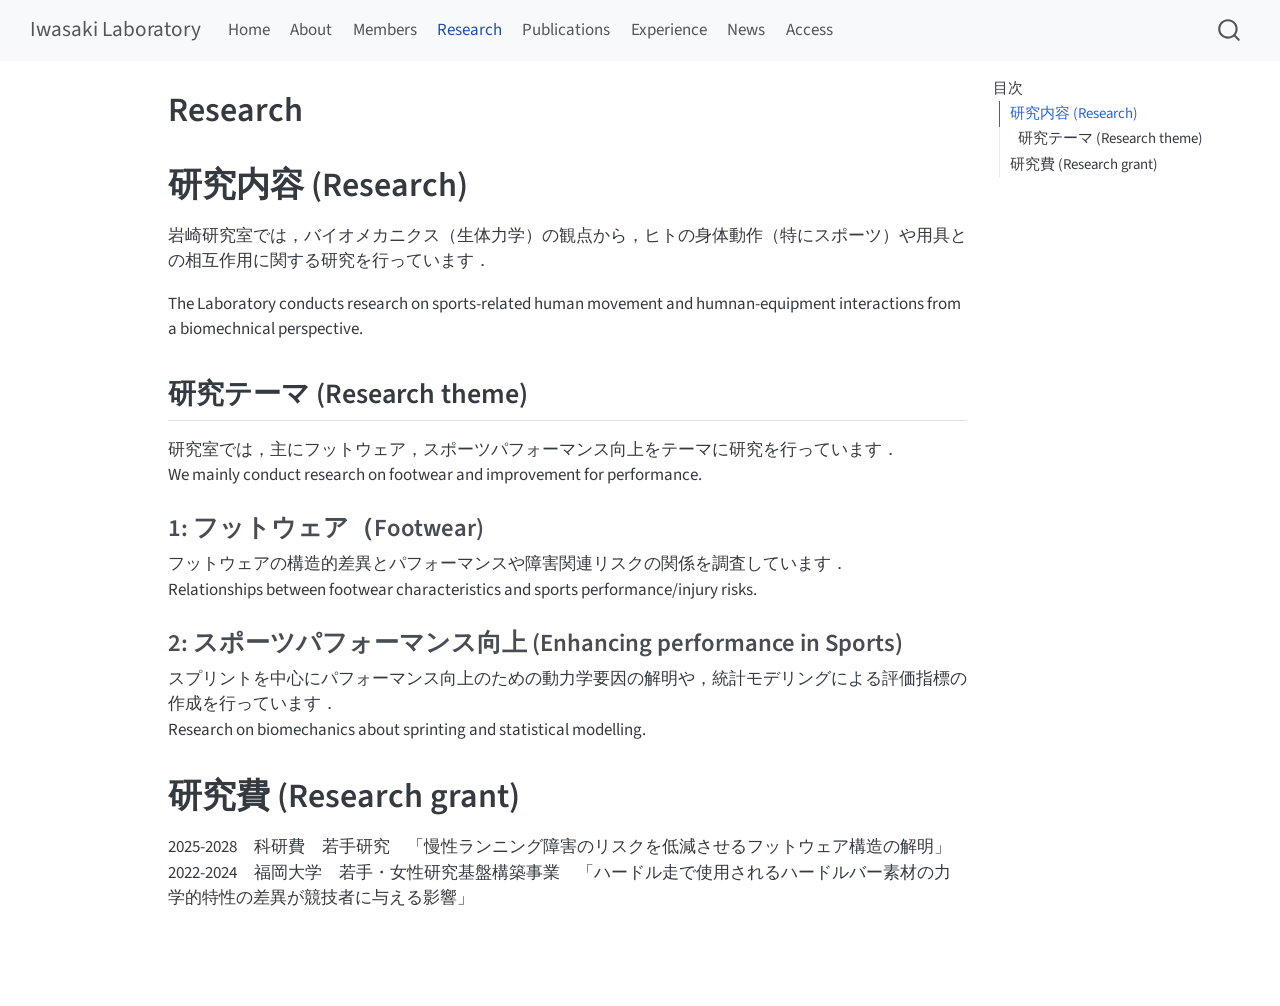
<file: research.html>
<!DOCTYPE html>
<html xmlns="http://www.w3.org/1999/xhtml" lang="ja" xml:lang="ja"><head>

<meta charset="utf-8">
<meta name="generator" content="quarto-1.10.18">

<meta name="viewport" content="width=device-width, initial-scale=1.0, user-scalable=yes">


<title>Research – Iwasaki Laboratory</title>
<style>
/* Default styles provided by pandoc.
** See https://pandoc.org/MANUAL.html#variables-for-html for config info.
*/
span.smallcaps{font-variant: small-caps;}
div.columns{display: flex; gap: 1.5em;}
div.column{flex: auto;}
@media screen {
div.columns{gap: min(4vw, 1.5em);}
div.column{overflow-x: auto;}
}
div.hanging-indent{margin-left: 1.5em; text-indent: -1.5em;}
ul.task-list{list-style: none;}
ul.task-list li input[type="checkbox"] {
  width: 0.8em;
  margin: 0 0.8em 0.2em -1em; /* quarto-specific, see https://github.com/quarto-dev/quarto-cli/issues/4556 */ 
  vertical-align: middle;
}
</style>


<script src="site_libs/quarto-nav/quarto-nav.js"></script>
<script src="site_libs/quarto-nav/headroom.min.js"></script>
<script src="site_libs/clipboard/clipboard.min.js"></script>
<script src="site_libs/quarto-search/autocomplete.umd.js"></script>
<script src="site_libs/quarto-search/fuse.min.js"></script>
<script src="site_libs/quarto-search/quarto-search.js"></script>
<meta name="quarto:offset" content="./">
<script src="site_libs/quarto-html/quarto.js" type="module"></script>
<script src="site_libs/quarto-html/tabsets/tabsets.js" type="module"></script>
<script src="site_libs/quarto-html/popper.min.js"></script>
<script src="site_libs/quarto-html/tippy.umd.min.js"></script>
<script src="site_libs/quarto-html/anchor.min.js"></script>
<link href="site_libs/quarto-html/tippy.css" rel="stylesheet">
<link href="site_libs/quarto-html/quarto-syntax-highlighting-64a204ab8560d761af7679ceaba22944.css" rel="stylesheet" id="quarto-text-highlighting-styles">
<script src="site_libs/bootstrap/bootstrap.min.js"></script>
<link href="site_libs/bootstrap/bootstrap-icons.css" rel="stylesheet">
<link href="site_libs/bootstrap/bootstrap-445b8638c3d06994fee0907d791121c4.min.css" rel="stylesheet" append-hash="true" id="quarto-bootstrap" data-mode="light">
<script id="quarto-search-options" type="application/json">{
  "location": "navbar",
  "copy-button": false,
  "collapse-after": 3,
  "panel-placement": "end",
  "type": "overlay",
  "limit": 50,
  "keyboard-shortcut": [
    "f",
    "/",
    "s"
  ],
  "show-item-context": false,
  "language": {
    "search-no-results-text": "一致なし",
    "search-matching-documents-text": "一致した文書",
    "search-copy-link-title": "検索へのリンクをコピー",
    "search-hide-matches-text": "追加の検索結果を非表示",
    "search-more-match-text": "追加の検索結果",
    "search-more-matches-text": "追加の検索結果",
    "search-clear-button-title": "消去",
    "search-text-placeholder": "",
    "search-detached-cancel-button-title": "取消",
    "search-submit-button-title": "検索",
    "search-label": "サーチ"
  }
}</script>


</head>

<body class="nav-fixed quarto-light">

<div id="quarto-search-results"></div>
  <header id="quarto-header" class="headroom fixed-top">
    <nav class="navbar navbar-expand-lg " data-bs-theme="dark">
      <div class="navbar-container container-fluid">
      <div class="navbar-brand-container mx-auto">
    <a class="navbar-brand" href="./index.html">
    <span class="navbar-title">Iwasaki Laboratory</span>
    </a>
  </div>
            <div id="quarto-search" class="" title="サーチ"></div>
          <button class="navbar-toggler" type="button" data-bs-toggle="collapse" data-bs-target="#navbarCollapse" aria-controls="navbarCollapse" role="menu" aria-expanded="false" aria-label="ナビゲーションを切り替える" onclick="if (window.quartoToggleHeadroom) { window.quartoToggleHeadroom(); }">
  <span class="navbar-toggler-icon"></span>
</button>
          <div class="collapse navbar-collapse" id="navbarCollapse">
            <ul class="navbar-nav navbar-nav-scroll me-auto">
  <li class="nav-item">
    <a class="nav-link" href="./index.html"> 
<span class="menu-text">Home</span></a>
  </li>  
  <li class="nav-item">
    <a class="nav-link" href="./about.html"> 
<span class="menu-text">About</span></a>
  </li>  
  <li class="nav-item">
    <a class="nav-link" href="./members.html"> 
<span class="menu-text">Members</span></a>
  </li>  
  <li class="nav-item">
    <a class="nav-link active" href="./research.html" aria-current="page"> 
<span class="menu-text">Research</span></a>
  </li>  
  <li class="nav-item">
    <a class="nav-link" href="./publications.html"> 
<span class="menu-text">Publications</span></a>
  </li>  
  <li class="nav-item">
    <a class="nav-link" href="./experience.html"> 
<span class="menu-text">Experience</span></a>
  </li>  
  <li class="nav-item">
    <a class="nav-link" href="./news.html"> 
<span class="menu-text">News</span></a>
  </li>  
  <li class="nav-item">
    <a class="nav-link" href="./access.html"> 
<span class="menu-text">Access</span></a>
  </li>  
</ul>
          </div> <!-- /navcollapse -->
            <div class="quarto-navbar-tools">
</div>
      </div> <!-- /container-fluid -->
    </nav>
</header>
<!-- content -->
<div id="quarto-content" class="quarto-container page-columns page-rows-contents page-layout-article page-navbar">
<!-- sidebar -->
<!-- margin-sidebar -->
    <div id="quarto-margin-sidebar" class="sidebar margin-sidebar">
        <nav id="TOC" role="doc-toc" class="toc-active">
    <h2 id="toc-title">目次</h2>
   
  <ul>
  <li><a href="#研究内容-research" id="toc-研究内容-research" class="nav-link active" data-scroll-target="#研究内容-research">研究内容 (Research)</a>
  <ul class="collapse">
  <li><a href="#研究テーマ-research-theme" id="toc-研究テーマ-research-theme" class="nav-link" data-scroll-target="#研究テーマ-research-theme">研究テーマ (Research theme)</a>
  <ul class="collapse">
  <li><a href="#フットウェアfootwear" id="toc-フットウェアfootwear" class="nav-link" data-scroll-target="#フットウェアfootwear">1: フットウェア（Footwear)</a></li>
  <li><a href="#スポーツパフォーマンス向上-enhancing-performance-in-sports" id="toc-スポーツパフォーマンス向上-enhancing-performance-in-sports" class="nav-link" data-scroll-target="#スポーツパフォーマンス向上-enhancing-performance-in-sports">2: スポーツパフォーマンス向上 (Enhancing performance in Sports)</a></li>
  </ul></li>
  </ul></li>
  <li><a href="#研究費-research-grant" id="toc-研究費-research-grant" class="nav-link" data-scroll-target="#研究費-research-grant">研究費 (Research grant)</a></li>
  </ul>
</nav>
    </div>
<!-- main -->
<main class="content" id="quarto-document-content">

<header id="title-block-header" class="quarto-title-block default">
<div class="quarto-title">
<h1 class="title">Research</h1>
</div>



<div class="quarto-title-meta">

    
  
    
  </div>
  


</header>


<section id="研究内容-research" class="level1">
<h1>研究内容 (Research)</h1>
<p>岩崎研究室では，バイオメカニクス（生体力学）の観点から，ヒトの身体動作（特にスポーツ）や用具との相互作用に関する研究を行っています．</p>
<p>The Laboratory conducts research on sports-related human movement and humnan-equipment interactions from a biomechnical perspective.</p>
<section id="研究テーマ-research-theme" class="level2">
<h2 class="anchored" data-anchor-id="研究テーマ-research-theme">研究テーマ (Research theme)</h2>
<p>研究室では，主にフットウェア，スポーツパフォーマンス向上をテーマに研究を行っています．<br> We mainly conduct research on footwear and improvement for performance.</p>
<section id="フットウェアfootwear" class="level3">
<h3 class="anchored" data-anchor-id="フットウェアfootwear">1: フットウェア（Footwear)</h3>
<p>フットウェアの構造的差異とパフォーマンスや障害関連リスクの関係を調査しています．<br> Relationships between footwear characteristics and sports performance/injury risks.</p>
</section>
<section id="スポーツパフォーマンス向上-enhancing-performance-in-sports" class="level3">
<h3 class="anchored" data-anchor-id="スポーツパフォーマンス向上-enhancing-performance-in-sports">2: スポーツパフォーマンス向上 (Enhancing performance in Sports)</h3>
<p>スプリントを中心にパフォーマンス向上のための動力学要因の解明や，統計モデリングによる評価指標の作成を行っています．<br> Research on biomechanics about sprinting and statistical modelling.</p>
</section>
</section>
</section>
<section id="研究費-research-grant" class="level1">
<h1>研究費 (Research grant)</h1>
<p>2025-2028　科研費　若手研究　「慢性ランニング障害のリスクを低減させるフットウェア構造の解明」<br> 2022-2024　福岡大学　若手・女性研究基盤構築事業　「ハードル走で使用されるハードルバー素材の力学的特性の差異が競技者に与える影響」</p>


</section>

</main> <!-- /main -->
<script id="quarto-html-after-body" type="application/javascript">
  window.document.addEventListener("DOMContentLoaded", function (event) {
    const icon = "";
    const anchorJS = new window.AnchorJS();
    anchorJS.options = {
      placement: 'right',
      icon: icon
    };
    anchorJS.add('.anchored');
    const isCodeAnnotation = (el) => {
      for (const clz of el.classList) {
        if (clz.startsWith('code-annotation-')) {                     
          return true;
        }
      }
      return false;
    }
    const onCopySuccess = function(e) {
      // button target
      const button = e.trigger;
      // don't keep focus
      button.blur();
      // flash "checked"
      button.classList.add('code-copy-button-checked');
      var currentTitle = button.getAttribute("title");
      button.setAttribute("title", "コピーしました");
      let tooltip;
      if (window.bootstrap) {
        button.setAttribute("data-bs-toggle", "tooltip");
        button.setAttribute("data-bs-placement", "left");
        button.setAttribute("data-bs-title", "コピーしました");
        tooltip = new bootstrap.Tooltip(button, 
          { trigger: "manual", 
            customClass: "code-copy-button-tooltip",
            offset: [0, -8]});
        tooltip.show();    
      }
      setTimeout(function() {
        if (tooltip) {
          tooltip.hide();
          button.removeAttribute("data-bs-title");
          button.removeAttribute("data-bs-toggle");
          button.removeAttribute("data-bs-placement");
        }
        button.setAttribute("title", currentTitle);
        button.classList.remove('code-copy-button-checked');
      }, 1000);
      // clear code selection
      e.clearSelection();
    }
    const getTextToCopy = function(trigger) {
      const outerScaffold = trigger.parentElement.cloneNode(true);
      const codeEl = outerScaffold.querySelector('code');
      for (const childEl of codeEl.children) {
        if (isCodeAnnotation(childEl)) {
          childEl.remove();
        }
      }
      return codeEl.innerText;
    }
    const clipboard = new window.ClipboardJS('.code-copy-button:not([data-in-quarto-modal])', {
      text: getTextToCopy
    });
    clipboard.on('success', onCopySuccess);
    if (window.document.getElementById('quarto-embedded-source-code-modal')) {
      const clipboardModal = new window.ClipboardJS('.code-copy-button[data-in-quarto-modal]', {
        text: getTextToCopy,
        container: window.document.getElementById('quarto-embedded-source-code-modal')
      });
      clipboardModal.on('success', onCopySuccess);
    }
      var localhostRegex = new RegExp(/^(?:http|https):\/\/localhost\:?[0-9]*\//);
      var mailtoRegex = new RegExp(/^mailto:/);
        var filterRegex = new RegExp("https:\/\/iwasaki71\.github\.io\/iwasaki-lab\/");
      var isInternal = (href) => {
          return filterRegex.test(href) || localhostRegex.test(href) || mailtoRegex.test(href);
      }
      // Inspect non-navigation links and adorn them if external
     var links = window.document.querySelectorAll('a[href]:not(.nav-link):not(.navbar-brand):not(.toc-action):not(.sidebar-link):not(.sidebar-item-toggle):not(.pagination-link):not(.no-external):not([aria-hidden]):not(.dropdown-item):not(.quarto-navigation-tool):not(.about-link)');
      for (var i=0; i<links.length; i++) {
        const link = links[i];
        if (!isInternal(link.href)) {
          // undo the damage that might have been done by quarto-nav.js in the case of
          // links that we want to consider external
          if (link.dataset.originalHref !== undefined) {
            link.href = link.dataset.originalHref;
          }
        }
      }
    function tippyHover(el, contentFn, onTriggerFn, onUntriggerFn) {
      const config = {
        allowHTML: true,
        maxWidth: 500,
        delay: 100,
        arrow: false,
        appendTo: function(el) {
            return el.parentElement;
        },
        interactive: true,
        interactiveBorder: 10,
        theme: 'quarto',
        placement: 'bottom-start',
      };
      if (contentFn) {
        config.content = contentFn;
      }
      if (onTriggerFn) {
        config.onTrigger = onTriggerFn;
      }
      if (onUntriggerFn) {
        config.onUntrigger = onUntriggerFn;
      }
      window.tippy(el, config); 
    }
    const noterefs = window.document.querySelectorAll('a[role="doc-noteref"]');
    for (var i=0; i<noterefs.length; i++) {
      const ref = noterefs[i];
      tippyHover(ref, function() {
        // use id or data attribute instead here
        let href = ref.getAttribute('data-footnote-href') || ref.getAttribute('href');
        try { href = new URL(href).hash; } catch {}
        const id = href.replace(/^#\/?/, "");
        const note = window.document.getElementById(id);
        if (note) {
          return note.innerHTML;
        } else {
          return "";
        }
      });
    }
    const xrefs = window.document.querySelectorAll('a.quarto-xref');
    const processXRef = (id, note) => {
      // Strip column container classes
      const stripColumnClz = (el) => {
        el.classList.remove("page-full", "page-columns");
        if (el.children) {
          for (const child of el.children) {
            stripColumnClz(child);
          }
        }
      }
      stripColumnClz(note)
      if (id === null || id.startsWith('sec-')) {
        // Special case sections, only their first couple elements
        const container = document.createElement("div");
        if (note.children && note.children.length > 2) {
          container.appendChild(note.children[0].cloneNode(true));
          for (let i = 1; i < note.children.length; i++) {
            const child = note.children[i];
            if (child.tagName === "P" && child.innerText === "") {
              continue;
            } else {
              container.appendChild(child.cloneNode(true));
              break;
            }
          }
          if (window.Quarto?.typesetMath) {
            window.Quarto.typesetMath(container);
          }
          return container.innerHTML
        } else {
          if (window.Quarto?.typesetMath) {
            window.Quarto.typesetMath(note);
          }
          return note.innerHTML;
        }
      } else {
        // Remove any anchor links if they are present
        const anchorLink = note.querySelector('a.anchorjs-link');
        if (anchorLink) {
          anchorLink.remove();
        }
        if (window.Quarto?.typesetMath) {
          window.Quarto.typesetMath(note);
        }
        if (note.classList.contains("callout")) {
          return note.outerHTML;
        } else {
          return note.innerHTML;
        }
      }
    }
    for (var i=0; i<xrefs.length; i++) {
      const xref = xrefs[i];
      tippyHover(xref, undefined, function(instance) {
        instance.disable();
        let url = xref.getAttribute('href');
        let hash = undefined; 
        if (url.startsWith('#')) {
          hash = url;
        } else {
          try { hash = new URL(url).hash; } catch {}
        }
        if (hash) {
          const id = hash.replace(/^#\/?/, "");
          const note = window.document.getElementById(id);
          if (note !== null) {
            try {
              const html = processXRef(id, note.cloneNode(true));
              instance.setContent(html);
            } finally {
              instance.enable();
              instance.show();
            }
          } else {
            // See if we can fetch this
            fetch(url.split('#')[0])
            .then(res => res.text())
            .then(html => {
              const parser = new DOMParser();
              const htmlDoc = parser.parseFromString(html, "text/html");
              const note = htmlDoc.getElementById(id);
              if (note !== null) {
                const html = processXRef(id, note);
                instance.setContent(html);
              } 
            }).finally(() => {
              instance.enable();
              instance.show();
            });
          }
        } else {
          // See if we can fetch a full url (with no hash to target)
          // This is a special case and we should probably do some content thinning / targeting
          fetch(url)
          .then(res => res.text())
          .then(html => {
            const parser = new DOMParser();
            const htmlDoc = parser.parseFromString(html, "text/html");
            const note = htmlDoc.querySelector('main.content');
            if (note !== null) {
              // This should only happen for chapter cross references
              // (since there is no id in the URL)
              // remove the first header
              if (note.children.length > 0 && note.children[0].tagName === "HEADER") {
                note.children[0].remove();
              }
              const html = processXRef(null, note);
              instance.setContent(html);
            } 
          }).finally(() => {
            instance.enable();
            instance.show();
          });
        }
      }, function(instance) {
      });
    }
        let selectedAnnoteEl;
        const selectorForAnnotation = ( cell, annotation) => {
          let cellAttr = 'data-code-cell="' + cell + '"';
          let lineAttr = 'data-code-annotation="' +  annotation + '"';
          const selector = 'span[' + cellAttr + '][' + lineAttr + ']';
          return selector;
        }
        const selectCodeLines = (annoteEl) => {
          const doc = window.document;
          const targetCell = annoteEl.getAttribute("data-target-cell");
          const targetAnnotation = annoteEl.getAttribute("data-target-annotation");
          const annoteSpan = window.document.querySelector(selectorForAnnotation(targetCell, targetAnnotation));
          const lines = annoteSpan.getAttribute("data-code-lines").split(",");
          const lineIds = lines.map((line) => {
            return targetCell + "-" + line;
          })
          let top = null;
          let height = null;
          let parent = null;
          if (lineIds.length > 0) {
              //compute the position of the single el (top and bottom and make a div)
              const el = window.document.getElementById(lineIds[0]);
              top = el.offsetTop;
              height = el.offsetHeight;
              parent = el.parentElement.parentElement;
            if (lineIds.length > 1) {
              const lastEl = window.document.getElementById(lineIds[lineIds.length - 1]);
              const bottom = lastEl.offsetTop + lastEl.offsetHeight;
              height = bottom - top;
            }
            if (top !== null && height !== null && parent !== null) {
              // cook up a div (if necessary) and position it 
              let div = window.document.getElementById("code-annotation-line-highlight");
              if (div === null) {
                div = window.document.createElement("div");
                div.setAttribute("id", "code-annotation-line-highlight");
                div.style.position = 'absolute';
                parent.appendChild(div);
              }
              div.style.top = top - 2 + "px";
              div.style.height = height + 4 + "px";
              div.style.left = 0;
              let gutterDiv = window.document.getElementById("code-annotation-line-highlight-gutter");
              if (gutterDiv === null) {
                gutterDiv = window.document.createElement("div");
                gutterDiv.setAttribute("id", "code-annotation-line-highlight-gutter");
                gutterDiv.style.position = 'absolute';
                const codeCell = window.document.getElementById(targetCell);
                const gutter = codeCell.querySelector('.code-annotation-gutter');
                gutter.appendChild(gutterDiv);
              }
              gutterDiv.style.top = top - 2 + "px";
              gutterDiv.style.height = height + 4 + "px";
            }
            selectedAnnoteEl = annoteEl;
          }
        };
        const unselectCodeLines = () => {
          const elementsIds = ["code-annotation-line-highlight", "code-annotation-line-highlight-gutter"];
          elementsIds.forEach((elId) => {
            const div = window.document.getElementById(elId);
            if (div) {
              div.remove();
            }
          });
          selectedAnnoteEl = undefined;
        };
          // Handle positioning of the toggle
      window.addEventListener(
        "resize",
        throttle(() => {
          elRect = undefined;
          if (selectedAnnoteEl) {
            selectCodeLines(selectedAnnoteEl);
          }
        }, 10)
      );
      function throttle(fn, ms) {
      let throttle = false;
      let timer;
        return (...args) => {
          if(!throttle) { // first call gets through
              fn.apply(this, args);
              throttle = true;
          } else { // all the others get throttled
              if(timer) clearTimeout(timer); // cancel #2
              timer = setTimeout(() => {
                fn.apply(this, args);
                timer = throttle = false;
              }, ms);
          }
        };
      }
        // Attach click handler to the DT
        const annoteDls = window.document.querySelectorAll('dt[data-target-cell]');
        for (const annoteDlNode of annoteDls) {
          annoteDlNode.addEventListener('click', (event) => {
            const clickedEl = event.target;
            if (clickedEl !== selectedAnnoteEl) {
              unselectCodeLines();
              const activeEl = window.document.querySelector('dt[data-target-cell].code-annotation-active');
              if (activeEl) {
                activeEl.classList.remove('code-annotation-active');
              }
              selectCodeLines(clickedEl);
              clickedEl.classList.add('code-annotation-active');
            } else {
              // Unselect the line
              unselectCodeLines();
              clickedEl.classList.remove('code-annotation-active');
            }
          });
        }
    const findCites = (el) => {
      const parentEl = el.parentElement;
      if (parentEl) {
        const cites = parentEl.dataset.cites;
        if (cites) {
          return {
            el,
            cites: cites.split(' ')
          };
        } else {
          return findCites(el.parentElement)
        }
      } else {
        return undefined;
      }
    };
    var bibliorefs = window.document.querySelectorAll('a[role="doc-biblioref"]');
    for (var i=0; i<bibliorefs.length; i++) {
      const ref = bibliorefs[i];
      const citeInfo = findCites(ref);
      if (citeInfo) {
        tippyHover(citeInfo.el, function() {
          var popup = window.document.createElement('div');
          citeInfo.cites.forEach(function(cite) {
            var citeDiv = window.document.createElement('div');
            citeDiv.classList.add('hanging-indent');
            citeDiv.classList.add('csl-entry');
            var biblioDiv = window.document.getElementById('ref-' + cite);
            if (biblioDiv) {
              citeDiv.innerHTML = biblioDiv.innerHTML;
            }
            popup.appendChild(citeDiv);
          });
          return popup.innerHTML;
        });
      }
    }
  });
  </script>
</div> <!-- /content -->




</body></html>
</file>
<file: site_libs/quarto-html/tippy.css>
.tippy-box[data-animation=fade][data-state=hidden]{opacity:0}[data-tippy-root]{max-width:calc(100vw - 10px)}.tippy-box{position:relative;background-color:#333;color:#fff;border-radius:4px;font-size:14px;line-height:1.4;white-space:normal;outline:0;transition-property:transform,visibility,opacity}.tippy-box[data-placement^=top]>.tippy-arrow{bottom:0}.tippy-box[data-placement^=top]>.tippy-arrow:before{bottom:-7px;left:0;border-width:8px 8px 0;border-top-color:initial;transform-origin:center top}.tippy-box[data-placement^=bottom]>.tippy-arrow{top:0}.tippy-box[data-placement^=bottom]>.tippy-arrow:before{top:-7px;left:0;border-width:0 8px 8px;border-bottom-color:initial;transform-origin:center bottom}.tippy-box[data-placement^=left]>.tippy-arrow{right:0}.tippy-box[data-placement^=left]>.tippy-arrow:before{border-width:8px 0 8px 8px;border-left-color:initial;right:-7px;transform-origin:center left}.tippy-box[data-placement^=right]>.tippy-arrow{left:0}.tippy-box[data-placement^=right]>.tippy-arrow:before{left:-7px;border-width:8px 8px 8px 0;border-right-color:initial;transform-origin:center right}.tippy-box[data-inertia][data-state=visible]{transition-timing-function:cubic-bezier(.54,1.5,.38,1.11)}.tippy-arrow{width:16px;height:16px;color:#333}.tippy-arrow:before{content:"";position:absolute;border-color:transparent;border-style:solid}.tippy-content{position:relative;padding:5px 9px;z-index:1}
</file>
<file: site_libs/quarto-html/quarto-syntax-highlighting-64a204ab8560d761af7679ceaba22944.css>
/* quarto syntax highlight colors */
:root {
  --quarto-hl-ot-color: #003B4F;
  --quarto-hl-at-color: #657422;
  --quarto-hl-ss-color: #20794D;
  --quarto-hl-an-color: #5E5E5E;
  --quarto-hl-fu-color: #4758AB;
  --quarto-hl-st-color: #20794D;
  --quarto-hl-cf-color: #003B4F;
  --quarto-hl-op-color: #5E5E5E;
  --quarto-hl-er-color: #AD0000;
  --quarto-hl-bn-color: #AD0000;
  --quarto-hl-al-color: #AD0000;
  --quarto-hl-va-color: #111111;
  --quarto-hl-bu-color: inherit;
  --quarto-hl-ex-color: inherit;
  --quarto-hl-pp-color: #AD0000;
  --quarto-hl-in-color: #5E5E5E;
  --quarto-hl-vs-color: #20794D;
  --quarto-hl-wa-color: #5E5E5E;
  --quarto-hl-do-color: #5E5E5E;
  --quarto-hl-im-color: #00769E;
  --quarto-hl-ch-color: #20794D;
  --quarto-hl-dt-color: #AD0000;
  --quarto-hl-fl-color: #AD0000;
  --quarto-hl-co-color: #5E5E5E;
  --quarto-hl-cv-color: #5E5E5E;
  --quarto-hl-cn-color: #8f5902;
  --quarto-hl-sc-color: #5E5E5E;
  --quarto-hl-dv-color: #AD0000;
  --quarto-hl-kw-color: #003B4F;
}

/* other quarto variables */
:root {
  --quarto-font-monospace: SFMono-Regular, Menlo, Monaco, Consolas, "Liberation Mono", "Courier New", monospace;
}

/* syntax highlight based on Pandoc's rules */
pre > code.sourceCode > span {
  color: #003B4F;
}

code.sourceCode > span {
  color: #003B4F;
}

div.sourceCode,
div.sourceCode pre.sourceCode {
  color: #003B4F;
}

/* Normal */
code span {
  color: #003B4F;
}

/* Alert */
code span.al {
  color: #AD0000;
  font-style: inherit;
}

/* Annotation */
code span.an {
  color: #5E5E5E;
  font-style: inherit;
}

/* Attribute */
code span.at {
  color: #657422;
  font-style: inherit;
}

/* BaseN */
code span.bn {
  color: #AD0000;
  font-style: inherit;
}

/* BuiltIn */
code span.bu {
  font-style: inherit;
}

/* ControlFlow */
code span.cf {
  color: #003B4F;
  font-weight: bold;
  font-style: inherit;
}

/* Char */
code span.ch {
  color: #20794D;
  font-style: inherit;
}

/* Constant */
code span.cn {
  color: #8f5902;
  font-style: inherit;
}

/* Comment */
code span.co {
  color: #5E5E5E;
  font-style: inherit;
}

/* CommentVar */
code span.cv {
  color: #5E5E5E;
  font-style: italic;
}

/* Documentation */
code span.do {
  color: #5E5E5E;
  font-style: italic;
}

/* DataType */
code span.dt {
  color: #AD0000;
  font-style: inherit;
}

/* DecVal */
code span.dv {
  color: #AD0000;
  font-style: inherit;
}

/* Error */
code span.er {
  color: #AD0000;
  font-style: inherit;
}

/* Extension */
code span.ex {
  font-style: inherit;
}

/* Float */
code span.fl {
  color: #AD0000;
  font-style: inherit;
}

/* Function */
code span.fu {
  color: #4758AB;
  font-style: inherit;
}

/* Import */
code span.im {
  color: #00769E;
  font-style: inherit;
}

/* Information */
code span.in {
  color: #5E5E5E;
  font-style: inherit;
}

/* Keyword */
code span.kw {
  color: #003B4F;
  font-weight: bold;
  font-style: inherit;
}

/* Operator */
code span.op {
  color: #5E5E5E;
  font-style: inherit;
}

/* Other */
code span.ot {
  color: #003B4F;
  font-style: inherit;
}

/* Preprocessor */
code span.pp {
  color: #AD0000;
  font-style: inherit;
}

/* SpecialChar */
code span.sc {
  color: #5E5E5E;
  font-style: inherit;
}

/* SpecialString */
code span.ss {
  color: #20794D;
  font-style: inherit;
}

/* String */
code span.st {
  color: #20794D;
  font-style: inherit;
}

/* Variable */
code span.va {
  color: #111111;
  font-style: inherit;
}

/* VerbatimString */
code span.vs {
  color: #20794D;
  font-style: inherit;
}

/* Warning */
code span.wa {
  color: #5E5E5E;
  font-style: italic;
}

.prevent-inlining {
  content: "</";
}

/*# sourceMappingURL=9d8d5bb603a83b8298b89080a598c93b.css.map */
</file>
